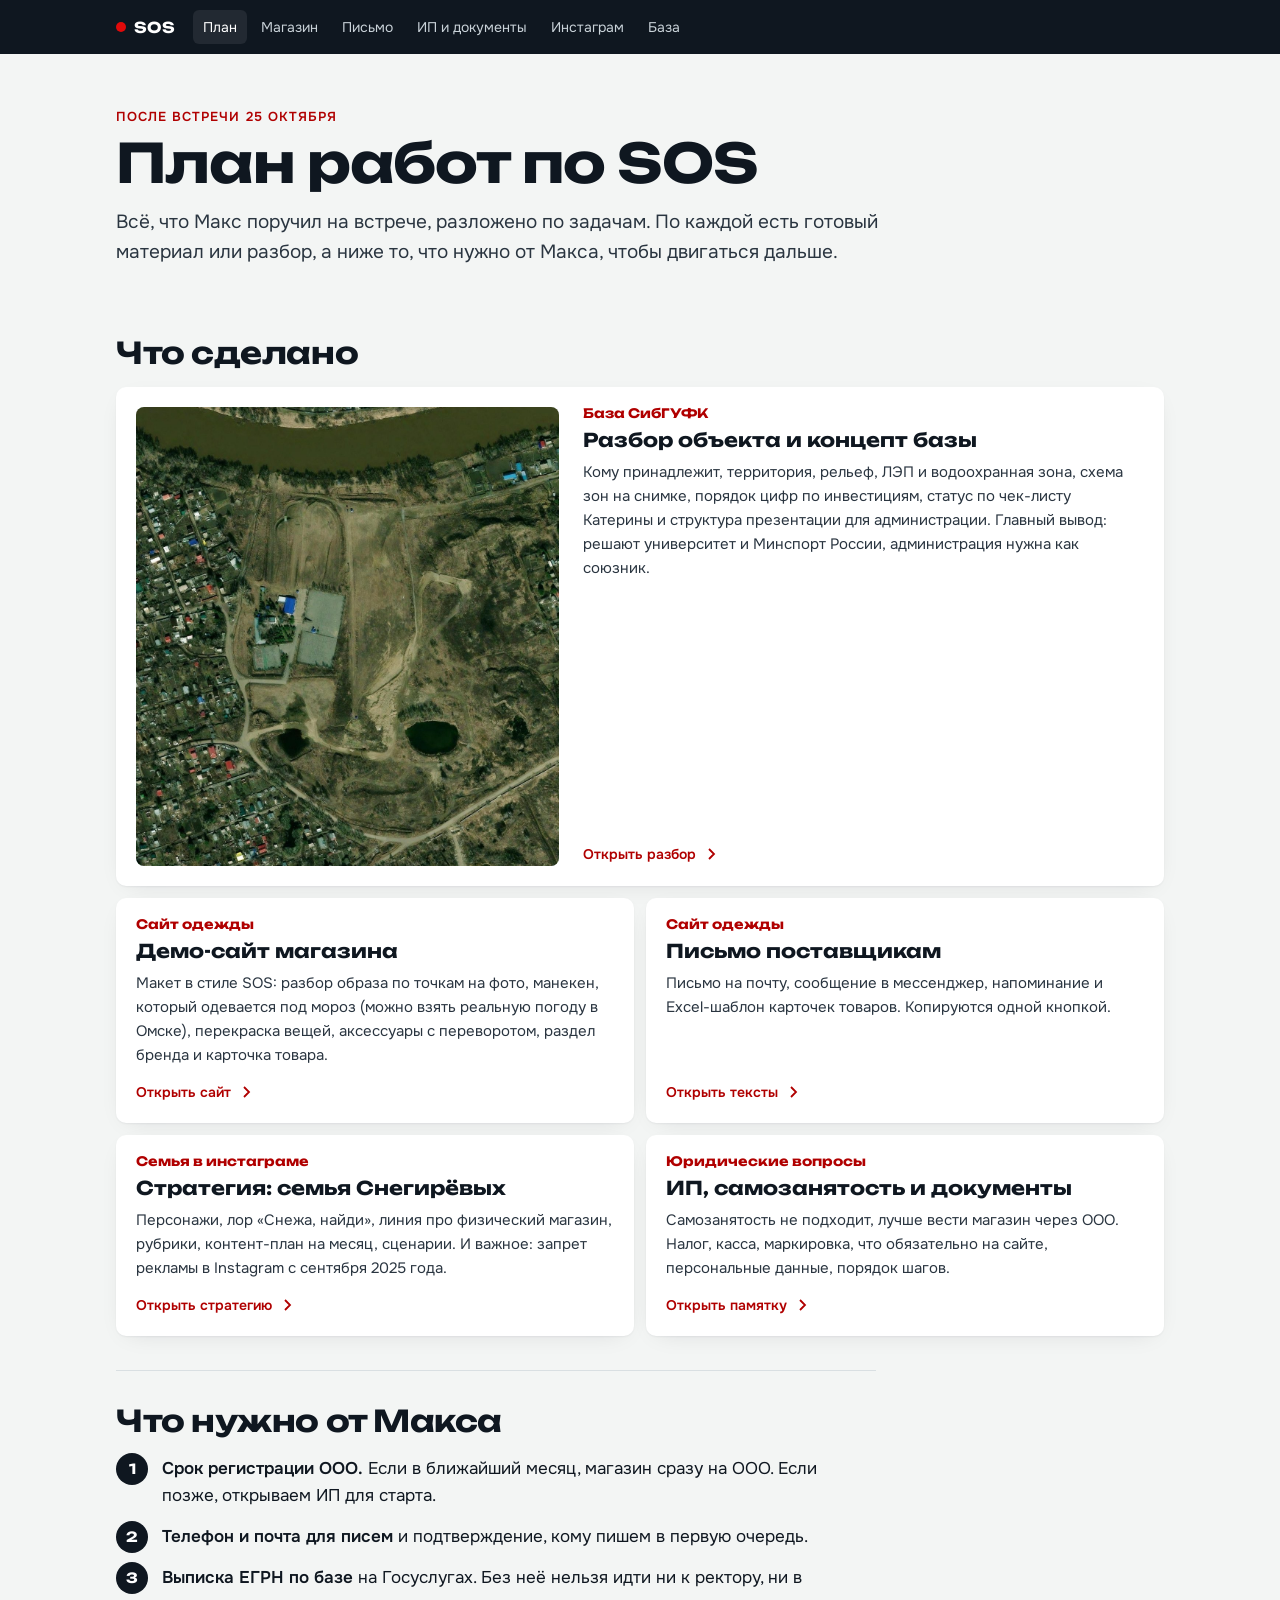
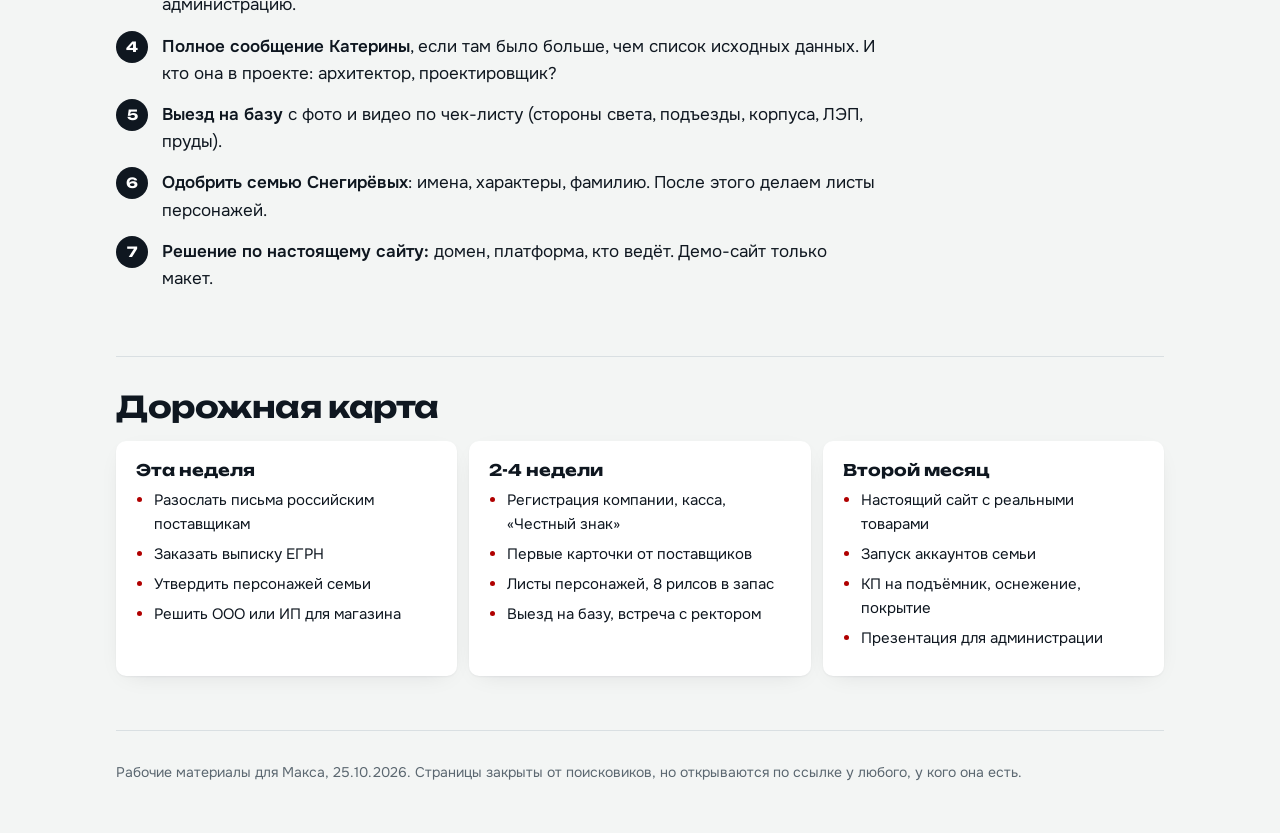
<file: index.html>
<!doctype html>
<html lang="ru">
<head>
<meta charset="utf-8">
<meta name="viewport" content="width=device-width,initial-scale=1">
<title>SOS: план работ</title>
<meta name="robots" content="noindex">
<link rel="preconnect" href="https://fonts.googleapis.com">
<link rel="preconnect" href="https://fonts.gstatic.com" crossorigin>
<link href="https://fonts.googleapis.com/css2?family=Onest:wght@400;500;600&family=Unbounded:wght@600;700&display=swap" rel="stylesheet">
<link rel="stylesheet" href="assets/doc.css">
<style>
.tasks{display:grid;gap:12px}
@media(min-width:760px){.tasks{grid-template-columns:1fr 1fr}}
.task{display:flex;flex-direction:column;background:var(--paper);border-radius:var(--radius);padding:20px;text-decoration:none;color:var(--ink);box-shadow:0 1px 2px #0f17200d,0 6px 24px -12px #0f172026;transition:transform .2s ease,box-shadow .2s ease}
.task:hover{transform:translateY(-2px);box-shadow:0 2px 4px #0f172014,0 14px 30px -14px #0f172040;color:var(--ink)}
.task .num{font:700 13px/1 var(--head);color:var(--signal-ink);margin:0 0 10px}
.task h3{font:700 19px/1.15 var(--head);margin:0 0 8px}
.task p{font-size:15px;color:var(--ink-2);margin:0 0 14px}
.task .go{margin-top:auto;display:flex;align-items:center;gap:8px;font-weight:600;font-size:14px;color:var(--signal-ink)}
.task .go svg{width:14px;height:14px}
.task.big{grid-column:1/-1}
@media(min-width:760px){.task.big{flex-direction:row;gap:24px;align-items:stretch}.task.big .im{flex:0 0 42%}.task.big .bd{display:flex;flex-direction:column}}
.task .im{border-radius:8px;overflow:hidden;margin:0 0 14px;aspect-ratio:16/10;background:var(--ice)}
@media(min-width:760px){.task.big .im{margin:0;aspect-ratio:auto}}
.task .im img{width:100%;height:100%;object-fit:cover}
.road{display:grid;gap:12px}
@media(min-width:760px){.road{grid-template-columns:repeat(3,1fr)}}
.road .card h3{font:700 16px/1.2 var(--head)}
.road ul{padding-left:18px;margin:0}
.road li{font-size:15px}
</style>
</head>
<body>
<div class="top"><div class="in">
  <a class="logo" href="index.html"><i></i>SOS</a>
  <nav>
    <a href="index.html" aria-current="page">План</a>
    <a href="shop/">Магазин</a>
    <a href="pismo.html">Письмо</a>
    <a href="yur.html">ИП и документы</a>
    <a href="smm.html">Инстаграм</a>
    <a href="baza.html">База</a>
  </nav>
</div></div>

<main class="wrap">
<header class="hero">
  <p class="kicker">После встречи 25 октября</p>
  <h1>План работ по SOS</h1>
  <p class="lead">Всё, что Макс поручил на встрече, разложено по задачам. По каждой есть готовый материал или разбор, а ниже то, что нужно от Макса, чтобы двигаться дальше.</p>
</header>

<section>
  <h2>Что сделано</h2>
  <div class="tasks">
    <a class="task big" href="baza.html">
      <div class="im"><img src="img/sat_close.jpg" alt="Спутниковый снимок базы СибГУФК" style="object-position:50% 45%"></div>
      <div class="bd">
        <p class="num">База СибГУФК</p>
        <h3>Разбор объекта и концепт базы</h3>
        <p>Кому принадлежит, территория, рельеф, ЛЭП и водоохранная зона, схема зон на снимке, порядок цифр по инвестициям, статус по чек-листу Катерины и структура презентации для администрации. Главный вывод: решают университет и Минспорт России, администрация нужна как союзник.</p>
        <span class="go">Открыть разбор <svg viewBox="0 0 14 14" fill="none" stroke="currentColor" stroke-width="1.8"><path d="M5 2l5 5-5 5"/></svg></span>
      </div>
    </a>
    <a class="task" href="shop/">
      <p class="num">Сайт одежды</p>
      <h3>Демо-сайт магазина</h3>
      <p>Макет в стиле SOS: разбор образа по точкам на фото, манекен, который одевается под мороз (можно взять реальную погоду в Омске), перекраска вещей, аксессуары с переворотом, раздел бренда и карточка товара.</p>
      <span class="go">Открыть сайт <svg viewBox="0 0 14 14" fill="none" stroke="currentColor" stroke-width="1.8"><path d="M5 2l5 5-5 5"/></svg></span>
    </a>
    <a class="task" href="pismo.html">
      <p class="num">Сайт одежды</p>
      <h3>Письмо поставщикам</h3>
      <p>Письмо на почту, сообщение в мессенджер, напоминание и Excel-шаблон карточек товаров. Копируются одной кнопкой.</p>
      <span class="go">Открыть тексты <svg viewBox="0 0 14 14" fill="none" stroke="currentColor" stroke-width="1.8"><path d="M5 2l5 5-5 5"/></svg></span>
    </a>
    <a class="task" href="smm.html">
      <p class="num">Семья в инстаграме</p>
      <h3>Стратегия: семья Снегирёвых</h3>
      <p>Персонажи, лор «Снежа, найди», линия про физический магазин, рубрики, контент-план на месяц, сценарии. И важное: запрет рекламы в Instagram с сентября 2025 года.</p>
      <span class="go">Открыть стратегию <svg viewBox="0 0 14 14" fill="none" stroke="currentColor" stroke-width="1.8"><path d="M5 2l5 5-5 5"/></svg></span>
    </a>
    <a class="task" href="yur.html">
      <p class="num">Юридические вопросы</p>
      <h3>ИП, самозанятость и документы</h3>
      <p>Самозанятость не подходит, лучше вести магазин через ООО. Налог, касса, маркировка, что обязательно на сайте, персональные данные, порядок шагов.</p>
      <span class="go">Открыть памятку <svg viewBox="0 0 14 14" fill="none" stroke="currentColor" stroke-width="1.8"><path d="M5 2l5 5-5 5"/></svg></span>
    </a>
  </div>
</section>

<section class="narrow">
  <h2>Что нужно от Макса</h2>
  <ol class="steps">
    <li><strong>Срок регистрации ООО.</strong> Если в ближайший месяц, магазин сразу на ООО. Если позже, открываем ИП для старта.</li>
    <li><strong>Телефон и почта для писем</strong> и подтверждение, кому пишем в первую очередь.</li>
    <li><strong>Выписка ЕГРН по базе</strong> на Госуслугах. Без неё нельзя идти ни к ректору, ни в администрацию.</li>
    <li><strong>Полное сообщение Катерины</strong>, если там было больше, чем список исходных данных. И кто она в проекте: архитектор, проектировщик?</li>
    <li><strong>Выезд на базу</strong> с фото и видео по чек-листу (стороны света, подъезды, корпуса, ЛЭП, пруды).</li>
    <li><strong>Одобрить семью Снегирёвых</strong>: имена, характеры, фамилию. После этого делаем листы персонажей.</li>
    <li><strong>Решение по настоящему сайту:</strong> домен, платформа, кто ведёт. Демо-сайт только макет.</li>
  </ol>
</section>

<section>
  <h2>Дорожная карта</h2>
  <div class="road">
    <div class="card">
      <h3>Эта неделя</h3>
      <ul>
        <li>Разослать письма российским поставщикам</li>
        <li>Заказать выписку ЕГРН</li>
        <li>Утвердить персонажей семьи</li>
        <li>Решить ООО или ИП для магазина</li>
      </ul>
    </div>
    <div class="card">
      <h3>2-4 недели</h3>
      <ul>
        <li>Регистрация компании, касса, «Честный знак»</li>
        <li>Первые карточки от поставщиков</li>
        <li>Листы персонажей, 8 рилсов в запас</li>
        <li>Выезд на базу, встреча с ректором</li>
      </ul>
    </div>
    <div class="card">
      <h3>Второй месяц</h3>
      <ul>
        <li>Настоящий сайт с реальными товарами</li>
        <li>Запуск аккаунтов семьи</li>
        <li>КП на подъёмник, оснежение, покрытие</li>
        <li>Презентация для администрации</li>
      </ul>
    </div>
  </div>
</section>

<footer class="foot">Рабочие материалы для Макса, 25.10.2026. Страницы закрыты от поисковиков, но открываются по ссылке у любого, у кого она есть.</footer>
</main>
</body>
</html>
</file>
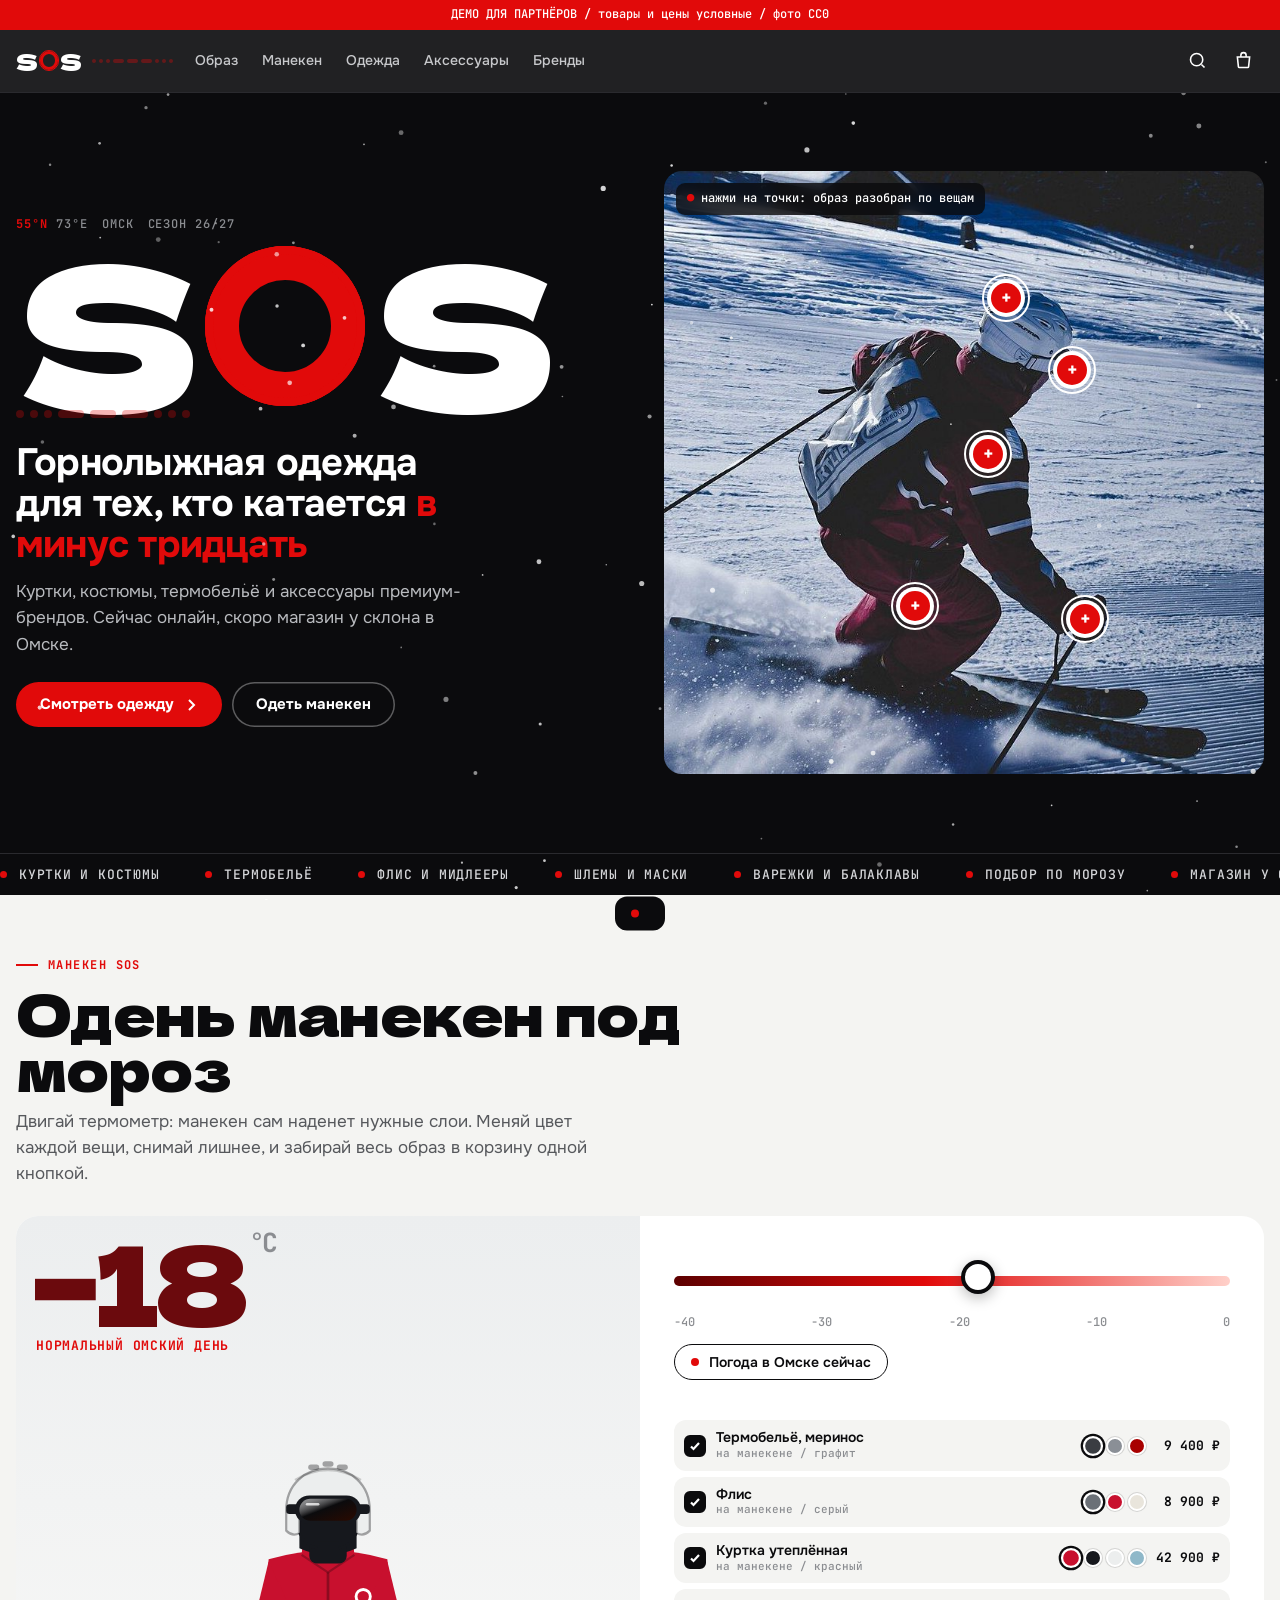
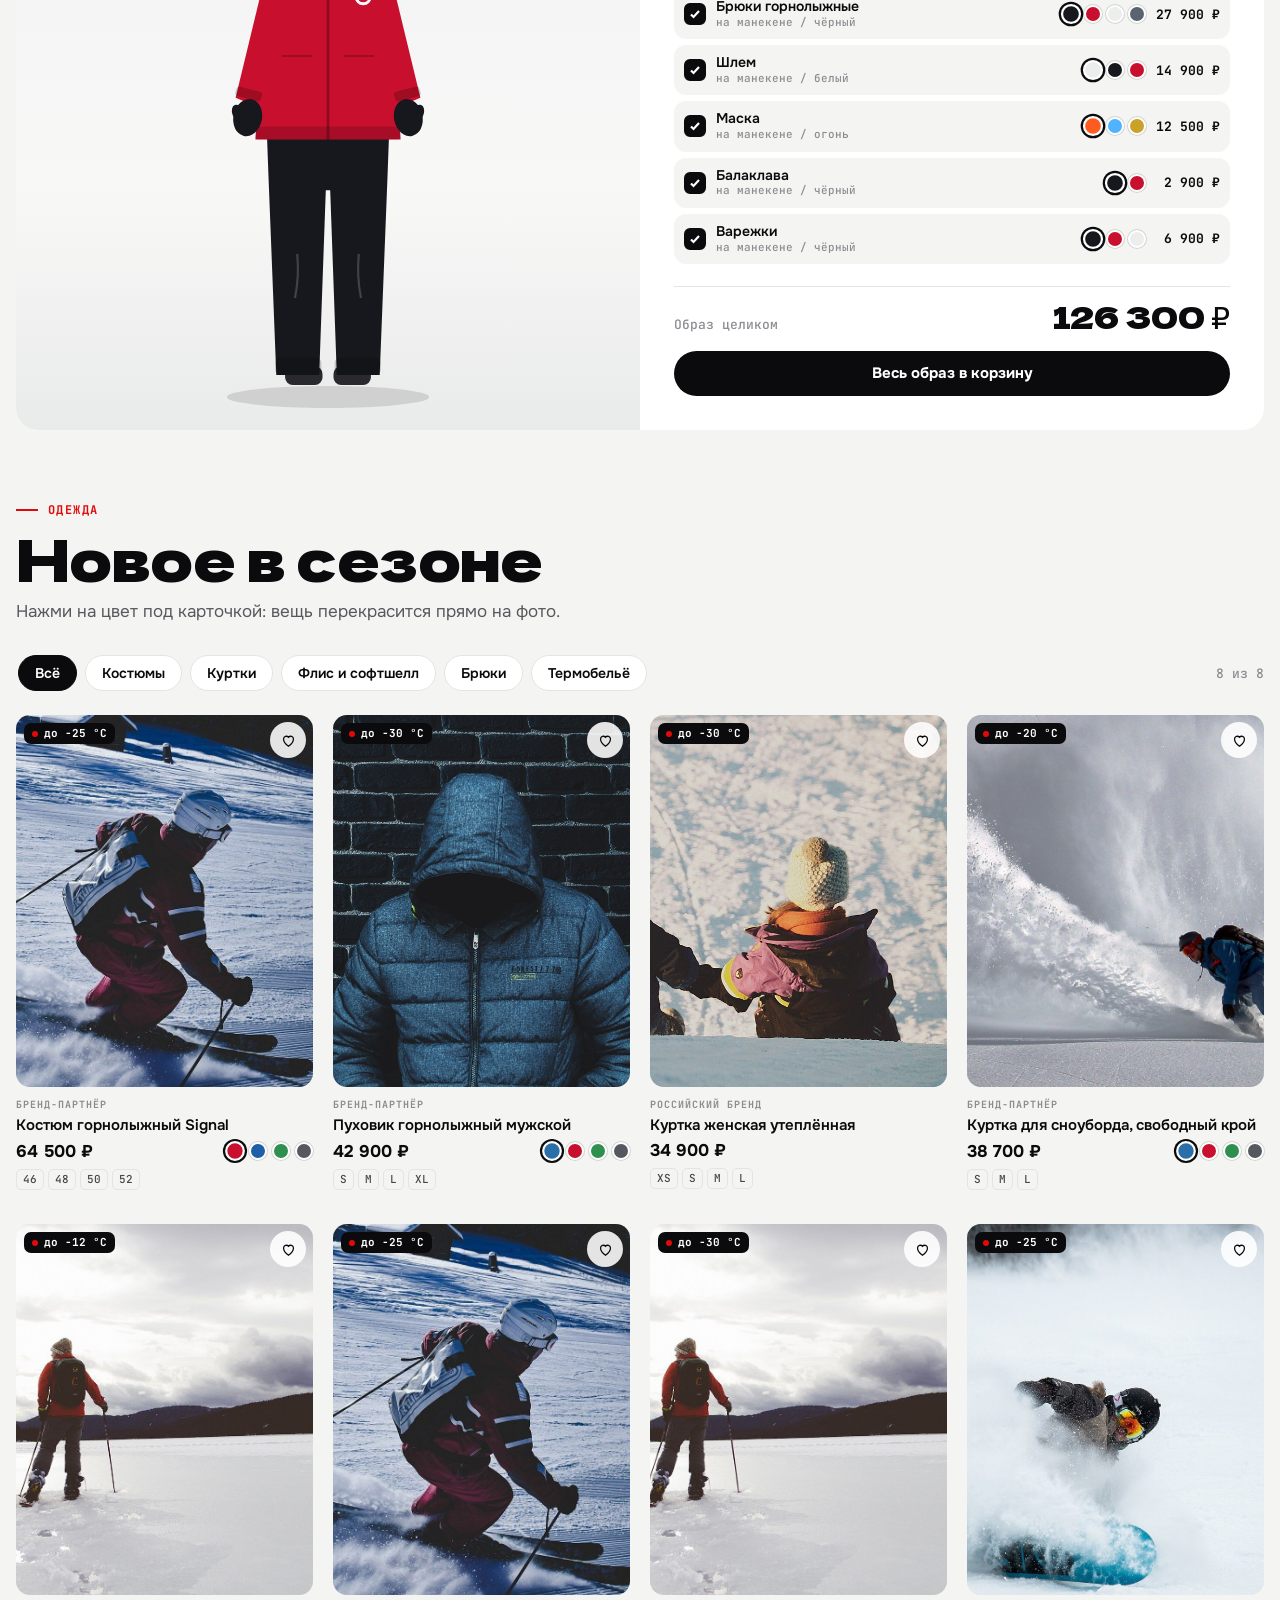
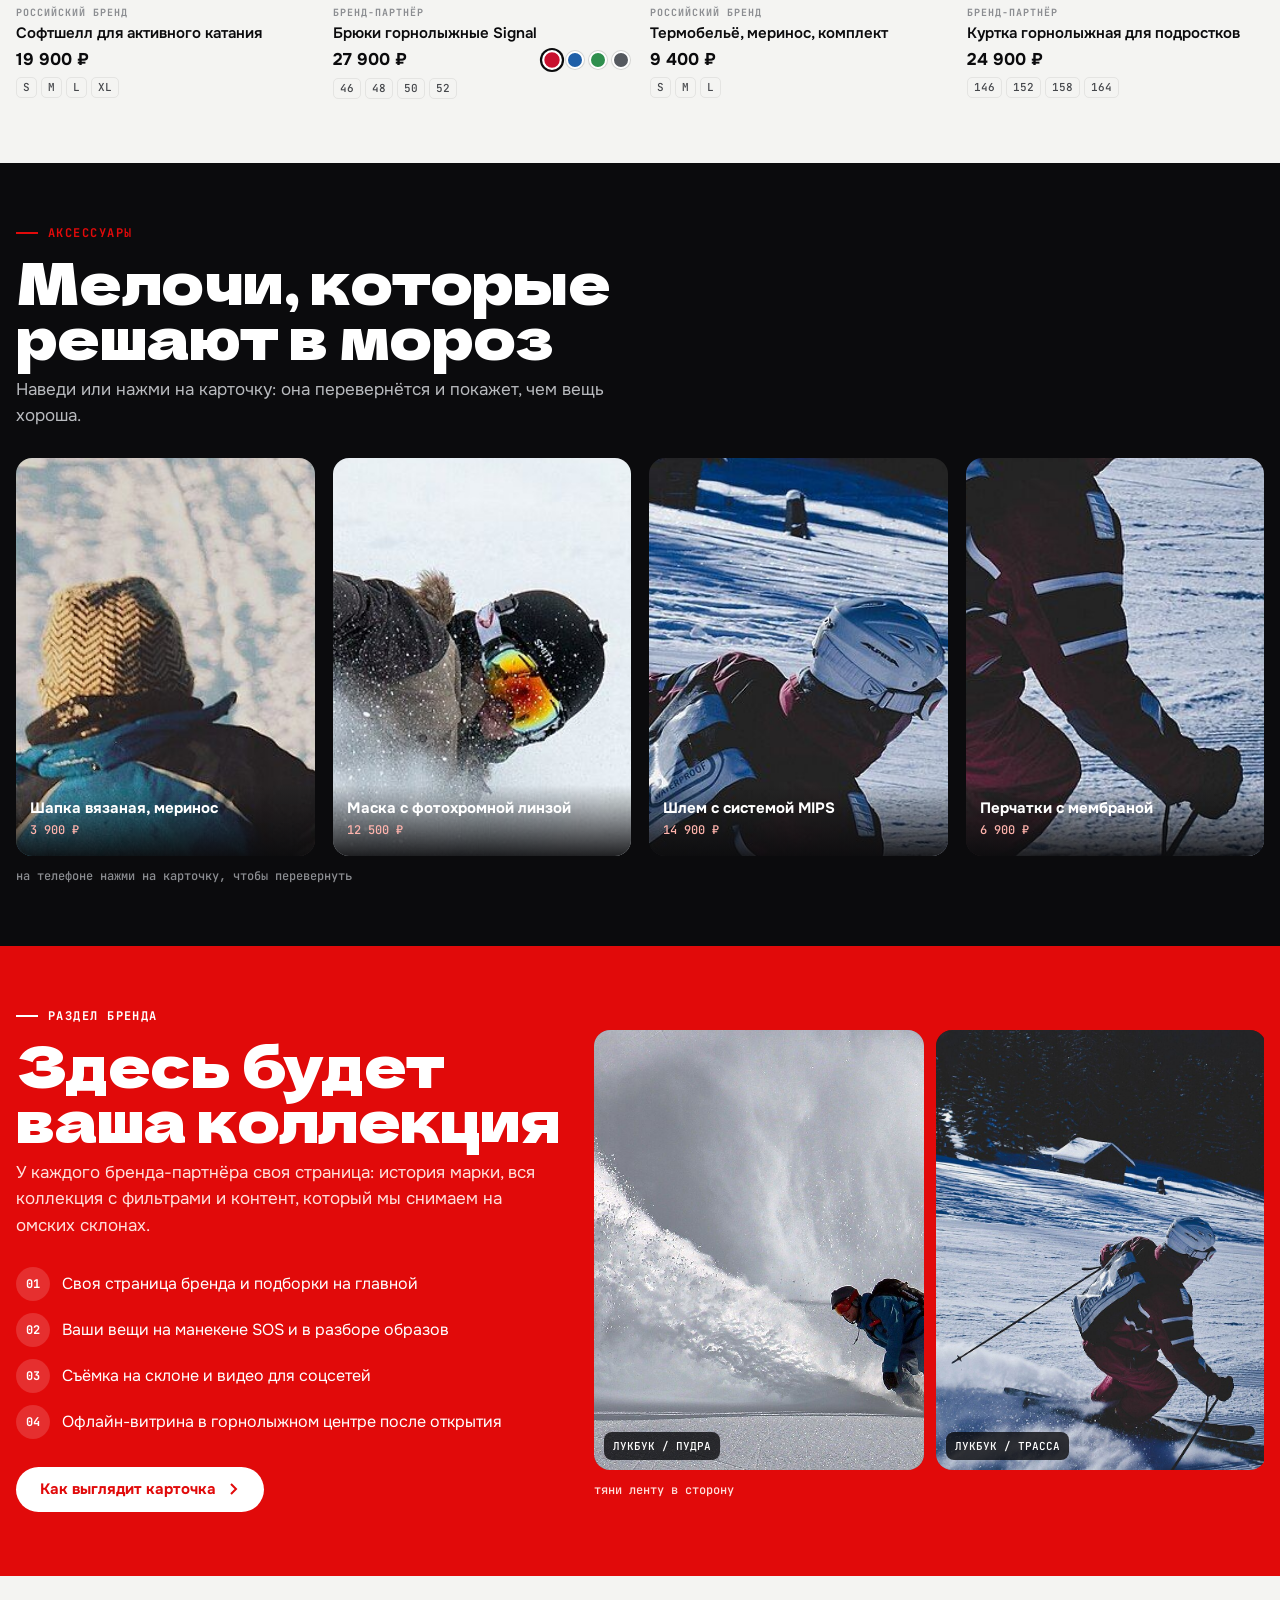
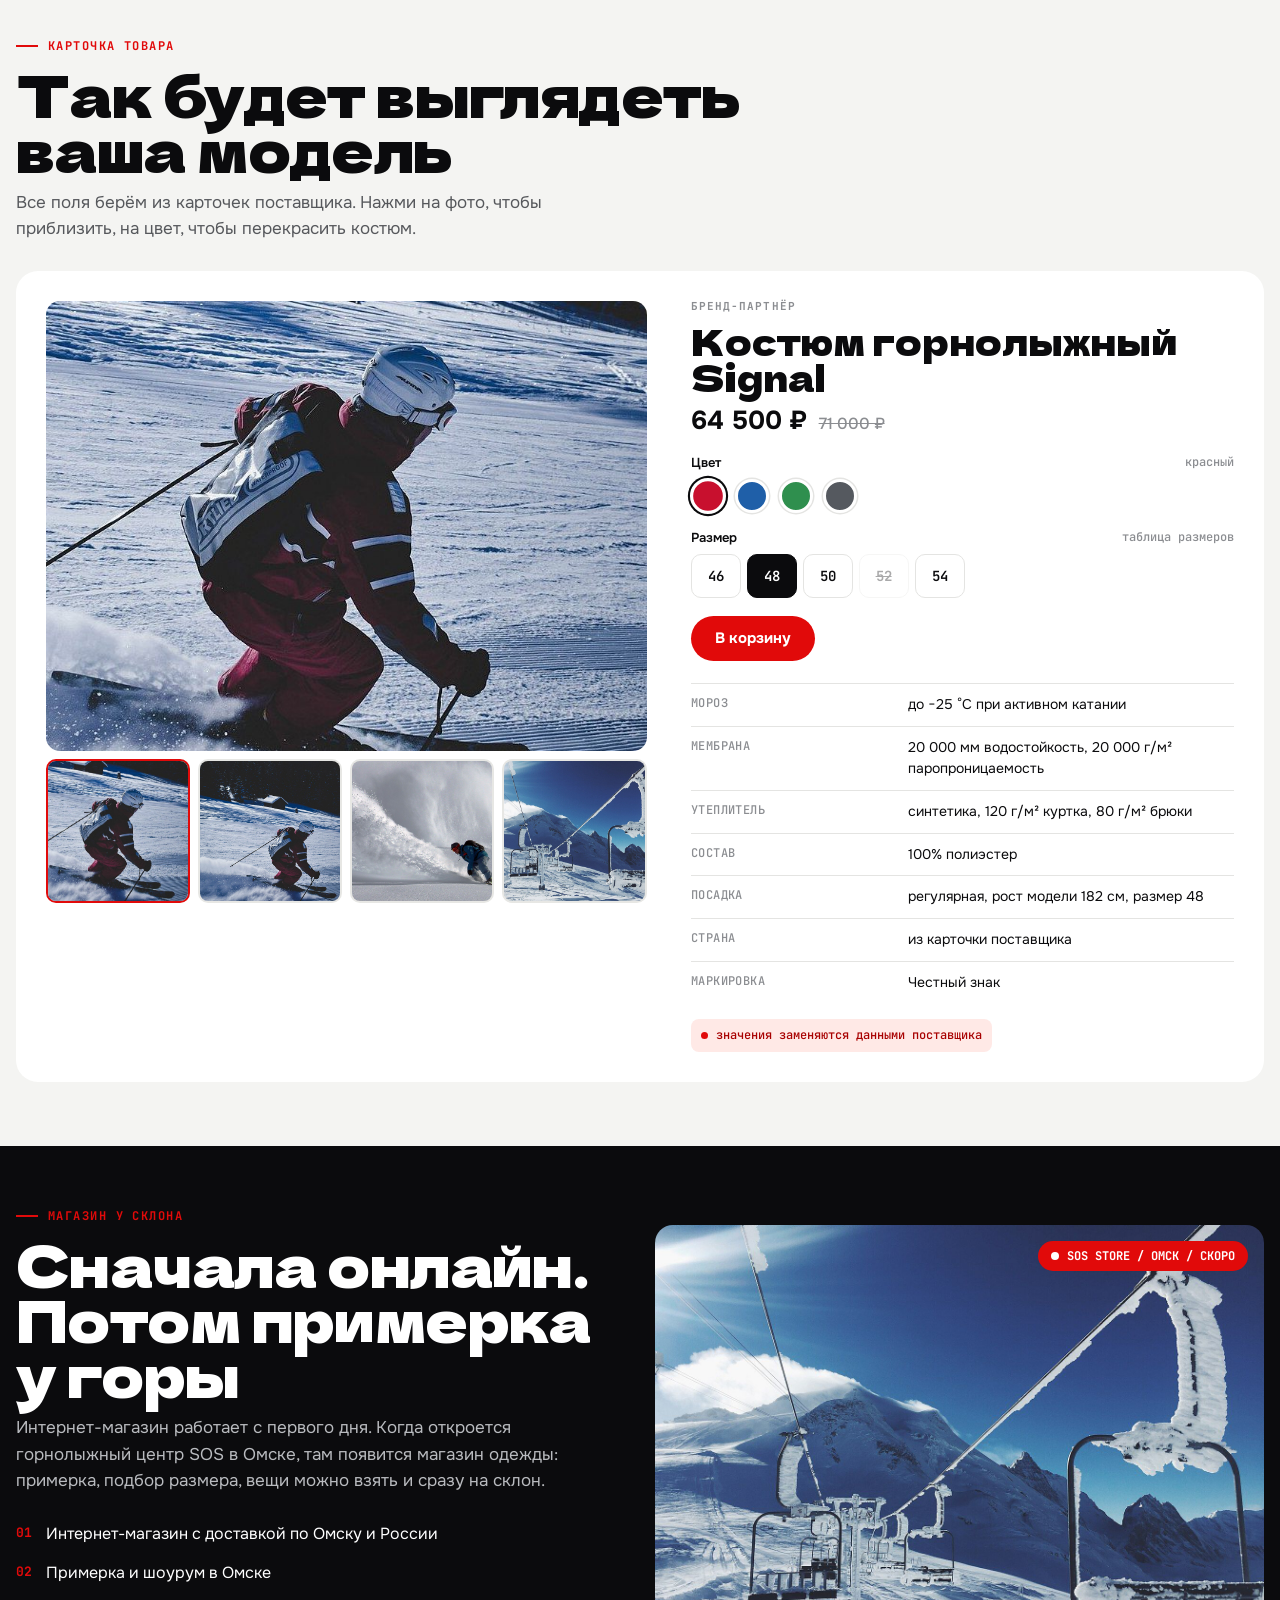
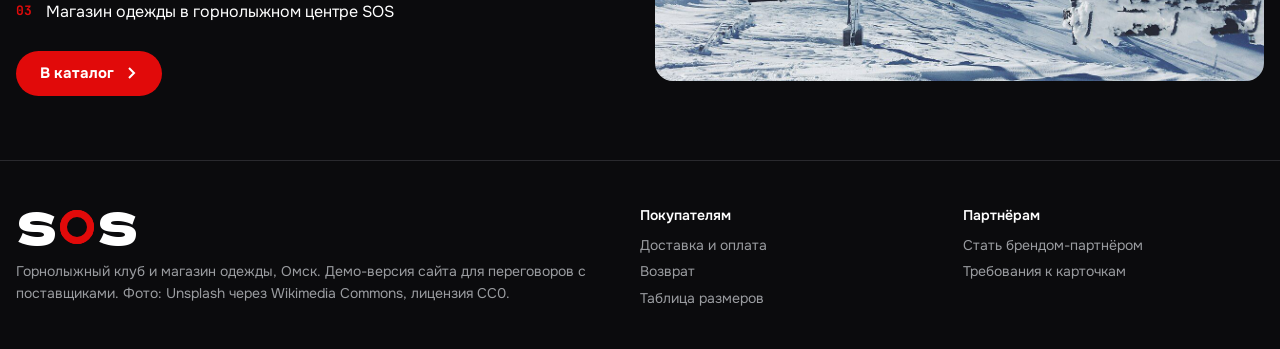
<file: shop/index.html>
<!doctype html>
<html lang="ru">
<head>
<meta charset="utf-8">
<meta name="viewport" content="width=device-width,initial-scale=1">
<title>SOS: горнолыжная одежда, Омск</title>
<meta name="description" content="Демо-версия интернет-магазина горнолыжной одежды и аксессуаров SOS, Омск.">
<meta name="robots" content="noindex">
<meta name="theme-color" content="#0b0b0d">
<link rel="preconnect" href="https://fonts.googleapis.com">
<link rel="preconnect" href="https://fonts.gstatic.com" crossorigin>
<link href="https://fonts.googleapis.com/css2?family=Dela+Gothic+One&family=JetBrains+Mono:wght@500;700&family=Onest:wght@400;500;600;700&display=swap" rel="stylesheet">
<style>
:root{
  --red:#e10a0a;--red2:#a80000;--glow:#ff2a1a;
  --blk:#0b0b0d;--gry:#8b8d91;--line:#e4e4e2;--line-d:#2a2a2e;
  --snow:#f4f4f2;--wh:#fff;
  --disp:"Dela Gothic One",system-ui,sans-serif;
  --body:"Onest",system-ui,sans-serif;
  --mono:"JetBrains Mono",ui-monospace,monospace;
  --ease:cubic-bezier(.2,.8,.2,1);
}
*{box-sizing:border-box}
html{-webkit-text-size-adjust:100%;scroll-behavior:smooth}
body{margin:0;background:var(--snow);color:var(--blk);font:400 16px/1.55 var(--body);overflow-x:hidden}
img{display:block;max-width:100%}
a{color:inherit;text-decoration:none}
button{font:inherit;color:inherit;cursor:pointer}
.w{max-width:1280px;margin:0 auto;padding:0 16px}
::selection{background:var(--red);color:#fff}
#snow{position:fixed;inset:0;pointer-events:none;z-index:5}

.demo{background:var(--red);color:#fff;font:500 12px/1.3 var(--mono);text-align:center;padding:7px 16px;position:relative;z-index:6}

.hd{position:sticky;top:0;z-index:40;background:#0b0b0de6;backdrop-filter:blur(10px);color:#fff;border-bottom:1px solid var(--line-d)}
.hd .w{display:flex;align-items:center;gap:22px;height:62px}
.logo{display:flex;align-items:center;gap:10px}
.mark{display:inline-flex;align-items:center;font:400 24px/1 var(--disp)}
.mark .o{position:relative;width:.78em;height:.78em;margin:0 .07em;border-radius:50%;border:.16em solid var(--red);display:inline-block}
.mark .o::after{content:"";position:absolute;inset:-.16em;border-radius:50%;border:.08em solid var(--red);animation:ping 2.4s var(--ease) infinite}
.morse{display:flex;gap:3px;align-items:center}
.morse i{display:block;height:4px;width:4px;border-radius:2px;background:var(--red);opacity:.35}
.morse i.d{width:11px}
.morse i.on{opacity:1;box-shadow:0 0 8px var(--glow)}
.hd nav{display:none;gap:24px;font-size:14px;font-weight:500;color:#c8c9cc}
.hd nav a{position:relative;padding:4px 0}
.hd nav a::after{content:"";position:absolute;left:0;right:0;bottom:-2px;height:2px;background:var(--red);transform:scaleX(0);transform-origin:left;transition:transform .3s var(--ease)}
.hd nav a:hover{color:#fff}.hd nav a:hover::after{transform:scaleX(1)}
.hd .ic{margin-left:auto;display:flex;gap:4px}
.hd .ic button{width:42px;height:42px;border:0;background:none;border-radius:10px;display:grid;place-items:center;position:relative;color:#fff}
.hd .ic button:hover{background:#ffffff14}
.hd .ic svg{width:21px;height:21px}
.cnt{position:absolute;top:4px;right:3px;min-width:17px;height:17px;border-radius:9px;background:var(--red);color:#fff;font:700 10px/17px var(--mono);padding:0 4px;transform:scale(0);transition:transform .3s var(--ease)}
.cnt.show{transform:scale(1)}
.cnt.bump{animation:bump .4s var(--ease)}
@media(min-width:960px){.hd nav{display:flex}}

/* hero: образ с точками */
.hero{background:var(--blk);color:#fff;position:relative;overflow:hidden}
.hero .w{display:grid;gap:26px;padding-top:30px;padding-bottom:34px;align-items:center}
@media(min-width:960px){.hero .w{grid-template-columns:1fr 1fr;gap:48px;min-height:min(calc(100svh - 92px),760px);padding-top:20px;padding-bottom:20px}}
.coords{font:500 12px/1 var(--mono);color:var(--gry);letter-spacing:.08em;margin:0 0 16px;display:flex;gap:14px;flex-wrap:wrap}
.coords b{color:var(--red)}
.big{font:400 clamp(80px,17vw,200px)/.8 var(--disp);letter-spacing:-.02em;margin:0 0 4px;display:flex;align-items:center;user-select:none}
.big .o{position:relative;width:.8em;height:.8em;margin:0 .04em;border-radius:50%;border:.17em solid var(--red);cursor:pointer;flex:none;transition:box-shadow .15s,background .1s}
.big .o::before,.big .o::after{content:"";position:absolute;inset:-.17em;border-radius:50%;border:.04em solid var(--red);animation:ping 2.4s var(--ease) infinite}
.big .o::after{animation-delay:1.2s}
.big .o.flash{box-shadow:0 0 60px 10px var(--glow);background:#e10a0a55}
.mline{display:flex;gap:6px;align-items:center;margin:4px 0 24px}
.mline i{height:8px;width:8px;border-radius:4px;background:var(--red);opacity:.3;transition:opacity .1s,box-shadow .1s}
.mline i.d{width:26px}
.mline i.on{opacity:1;box-shadow:0 0 14px var(--glow)}
.hero h1{font:700 clamp(24px,3.2vw,38px)/1.08 var(--body);letter-spacing:-.02em;margin:0 0 14px;max-width:19ch}
.hero h1 em{font-style:normal;color:var(--red)}
.hero .lead{color:#b9bbbf;max-width:42ch;margin:0 0 24px;font-size:17px}
.cta{display:flex;gap:10px;flex-wrap:wrap}
.btn{position:relative;display:inline-flex;align-items:center;justify-content:center;gap:10px;border:0;border-radius:999px;padding:15px 24px;font:700 15px/1 var(--body);background:var(--red);color:#fff;overflow:hidden;isolation:isolate}
.btn::before{content:"";position:absolute;inset:0;background:#fff;transform:translateY(101%);transition:transform .35s var(--ease);z-index:-1}
.btn:hover::before{transform:translateY(0)}
.btn:hover{color:var(--red)}
.btn svg{width:14px;height:14px;transition:transform .3s var(--ease)}
.btn:hover svg{transform:translateX(3px)}
.btn.ghost{background:transparent;color:#fff;box-shadow:inset 0 0 0 1.5px #ffffff55}
.btn.ghost:hover{color:var(--blk)}
.btn.dark{background:var(--blk)}
.btn.dark::before{background:var(--red)}
.btn.dark:hover{color:#fff}

.look{position:relative;aspect-ratio:794/798;border-radius:18px;overflow:visible}
.look .ph{position:absolute;inset:0;border-radius:18px;overflow:hidden}
.look img{width:100%;height:100%;object-fit:cover;transform:scale(1.04);transition:transform 1.2s var(--ease)}
.look.ready img{transform:none}
.look .cap{position:absolute;left:12px;top:12px;background:#0b0b0dcc;backdrop-filter:blur(6px);border-radius:9px;padding:8px 11px;font:500 12px/1.3 var(--mono);z-index:3}
.look .cap b{color:var(--red)}
.hs{position:absolute;width:30px;height:30px;margin:-15px 0 0 -15px;border-radius:50%;border:0;background:var(--red);box-shadow:0 0 0 4px #ffffff;z-index:4;padding:0;transform:scale(0);transition:transform .45s var(--ease)}
.look.ready .hs{transform:scale(1)}
.hs::before{content:"";position:absolute;inset:-9px;border-radius:50%;border:2px solid #fff;animation:ping 2s var(--ease) infinite}
.hs::after{content:"+";position:absolute;inset:0;display:grid;place-items:center;color:#fff;font:700 18px/1 var(--body);transition:transform .3s var(--ease)}
.hs.on::after{transform:rotate(45deg)}
.hs.on{background:var(--blk)}
.pop{position:absolute;z-index:6;width:min(250px,70vw);background:#fff;color:var(--blk);border-radius:14px;padding:12px;box-shadow:0 18px 50px -10px #000a;display:grid;grid-template-columns:64px 1fr;gap:12px;opacity:0;transform:translateY(8px) scale(.96);pointer-events:none;transition:opacity .25s,transform .3s var(--ease)}
.pop.on{opacity:1;transform:none;pointer-events:auto}
.pop .pi{width:64px;height:76px;border-radius:9px;overflow:hidden;background:#eee}
.pop .pi img{width:100%;height:100%;object-fit:cover}
.pop small{display:block;font:700 10px/1 var(--mono);letter-spacing:.08em;color:var(--red);text-transform:uppercase;margin-bottom:5px}
.pop b{display:block;font:600 14px/1.25 var(--body);margin-bottom:6px}
.pop .pp{font:700 15px/1 var(--body);margin-bottom:9px}
.pop button{border:0;background:var(--blk);color:#fff;border-radius:8px;padding:8px 10px;font:700 12px/1 var(--body);width:100%}
.pop button:hover{background:var(--red)}
.ticker{border-top:1px solid var(--line-d);background:var(--blk);color:#fff;overflow:hidden}
.ticker .row{display:flex;gap:46px;white-space:nowrap;padding:14px 0;font:500 13px/1 var(--mono);letter-spacing:.06em;animation:tick 40s linear infinite;width:max-content}
.ticker .row span{display:inline-flex;align-items:center;gap:12px;color:#d6d7da}
.ticker .row span::before{content:"";width:7px;height:7px;border-radius:50%;background:var(--red)}

.sec{padding:64px 0;position:relative}
.kick{font:700 12px/1 var(--mono);letter-spacing:.12em;text-transform:uppercase;color:var(--red);margin:0 0 14px;display:flex;align-items:center;gap:10px}
.kick::before{content:"";width:22px;height:2px;background:var(--red)}
.h2{font:400 clamp(30px,5vw,58px)/.95 var(--disp);letter-spacing:-.01em;margin:0 0 14px;max-width:16ch}
.sub{color:#56585c;max-width:56ch;margin:0 0 28px;font-size:17px}

/* манекен */
.man{background:var(--wh);border-radius:22px;display:grid;overflow:hidden}
@media(min-width:960px){.man{grid-template-columns:1fr 1fr}}
.stage{position:relative;background:linear-gradient(#eceeef,#f8f8f7 70%,#e9eaea);min-height:440px;display:flex;align-items:flex-end;justify-content:center;padding:20px 10px 0;overflow:hidden;transition:background .6s}
.stage.cold{background:linear-gradient(#dfe9ef,#f3f7f9 70%,#dde6eb)}
.stage .tv{position:absolute;left:18px;top:14px;font:400 clamp(64px,10vw,110px)/.9 var(--disp);letter-spacing:-.03em;transition:color .4s}
.stage .tv small{font:700 .24em/1 var(--mono);color:var(--gry);vertical-align:top;margin-left:2px}
.stage .tn{position:absolute;left:20px;top:clamp(80px,12vw,122px);font:700 13px/1.2 var(--mono);text-transform:uppercase;letter-spacing:.06em;color:var(--red)}
.stage svg{width:min(330px,82%);height:auto;position:relative;z-index:1}
@media(max-width:959px){.stage{flex-direction:column;align-items:flex-start;padding:16px 18px 0;min-height:0}.stage .tv,.stage .tn{position:static}.stage .tn{margin:8px 0 6px}.stage svg{align-self:center;width:min(300px,78%)}}
.lay{transition:opacity .5s var(--ease),transform .55s var(--ease);transform-box:fill-box;transform-origin:50% 0}
.lay.off{opacity:0;transform:translateY(-18px) scale(1.04)}
.lay [fill="currentColor"],.lay [data-c]{transition:fill .45s}
.frost circle{animation:tw 1.6s ease-in-out infinite;transform-box:fill-box;transform-origin:center}
.frost circle:nth-child(2n){animation-delay:.5s}.frost circle:nth-child(3n){animation-delay:1s}
.frost{transition:opacity .5s}
.breath circle{animation:breath 2.4s ease-out infinite;opacity:0}
.breath circle:nth-child(2){animation-delay:.8s}.breath circle:nth-child(3){animation-delay:1.6s}
.ctrl{padding:22px;display:flex;flex-direction:column;gap:6px}
@media(min-width:960px){.ctrl{padding:34px}}
.slider{position:relative;margin:4px 0 2px}
.slider input{width:100%;appearance:none;-webkit-appearance:none;height:46px;background:transparent;margin:0;position:relative;z-index:2}
.slider .track{position:absolute;left:0;right:0;top:50%;height:10px;border-radius:5px;transform:translateY(-50%);background:linear-gradient(90deg,#5c0000,#e10a0a 45%,#ffd0c9)}
.slider input::-webkit-slider-thumb{-webkit-appearance:none;width:34px;height:34px;border-radius:50%;background:#fff;border:4px solid var(--blk);box-shadow:0 4px 14px #0004;cursor:grab}
.slider input::-moz-range-thumb{width:26px;height:26px;border-radius:50%;background:#fff;border:4px solid var(--blk);cursor:grab}
.scale{display:flex;justify-content:space-between;font:500 12px/1 var(--mono);color:var(--gry);margin-bottom:10px}
.live{align-self:flex-start;display:inline-flex;align-items:center;gap:10px;border:1.5px solid var(--blk);background:transparent;border-radius:999px;padding:10px 16px;font:600 14px/1 var(--body);transition:background .2s,color .2s}
.live:hover{background:var(--blk);color:#fff}
.live .dot{width:8px;height:8px;border-radius:50%;background:var(--red);animation:blink 1.2s steps(2) infinite}
.live-msg{font:500 12px/1.4 var(--mono);color:var(--gry);min-height:1.4em;margin:2px 0 10px}
.items-m{display:grid;gap:6px;margin:0 0 16px}
.it{display:grid;grid-template-columns:22px 1fr auto;gap:10px;align-items:center;padding:9px 10px;border-radius:12px;background:var(--snow);transition:opacity .35s,background .3s}
.it.off{opacity:.45;background:transparent;box-shadow:inset 0 0 0 1px var(--line)}
.it .tg{width:22px;height:22px;border-radius:6px;border:2px solid var(--blk);display:grid;place-items:center;background:#fff;padding:0}
.it .tg svg{width:12px;height:12px;opacity:0;transition:opacity .2s}
.it:not(.off) .tg{background:var(--blk)}
.it:not(.off) .tg svg{opacity:1}
.it .nm{font:600 14px/1.2 var(--body)}
.it .nm span{display:block;font:500 11px/1.4 var(--mono);color:var(--gry)}
.it .rt{display:flex;align-items:center;gap:8px}
.it .cs{display:flex;gap:4px}
.it .cs button{width:18px;height:18px;border-radius:50%;border:2px solid #fff;box-shadow:0 0 0 1px #0002;padding:0;transition:transform .2s,box-shadow .2s}
.it .cs button.on{box-shadow:0 0 0 2px var(--blk);transform:scale(1.12)}
.it .pr{font:700 13px/1 var(--mono);min-width:66px;text-align:right}
.sum{display:flex;justify-content:space-between;align-items:baseline;border-top:1px solid var(--line);padding-top:14px;margin-bottom:14px}
.sum span{font:500 13px/1 var(--mono);color:var(--gry)}
.sum b{font:400 30px/1 var(--disp)}

/* каталог */
.bar{display:flex;gap:10px;align-items:center;justify-content:space-between;flex-wrap:wrap;margin:0 0 22px}
.chips{display:flex;gap:8px;overflow-x:auto;scrollbar-width:none;padding:2px;max-width:100%}
.chips::-webkit-scrollbar{display:none}
.chips button{flex:none;border:1.5px solid var(--line);background:var(--wh);border-radius:999px;padding:10px 16px;font:600 14px/1 var(--body);transition:all .25s var(--ease)}
.chips button:hover{border-color:var(--blk)}
.chips button.on{background:var(--blk);border-color:var(--blk);color:#fff}
.found{font:500 13px/1 var(--mono);color:var(--gry)}
.grid{display:grid;grid-template-columns:repeat(2,1fr);gap:22px 12px}
@media(min-width:960px){.grid{grid-template-columns:repeat(4,1fr);gap:34px 20px}}
.pc{transition:opacity .35s var(--ease),transform .45s var(--ease);min-width:0}
.pc.hide{display:none}
.pc.enter{opacity:0;transform:translateY(16px) scale(.98)}
.pc .ph{position:relative;aspect-ratio:4/5;border-radius:14px;overflow:hidden;background:#e7e7e4;transition:transform .25s ease}
.pc .ph img{width:100%;height:100%;object-fit:cover;transition:transform .7s var(--ease),filter .5s var(--ease)}
.pc:hover .ph img{transform:scale(1.06)}
.tint{position:absolute;inset:0;pointer-events:none;mix-blend-mode:color;opacity:0;transition:opacity .45s var(--ease),background-color .45s,transform .7s var(--ease);-webkit-mask-repeat:no-repeat;mask-repeat:no-repeat;-webkit-mask-size:cover;mask-size:cover}
.pc:hover .tint{transform:scale(1.06)}
.gal .main.zoom .tint{opacity:0!important}
.pc .shine{position:absolute;inset:0;background:radial-gradient(circle at var(--mx,50%) var(--my,50%),#ffffff40,transparent 45%);opacity:0;transition:opacity .3s;pointer-events:none}
.pc:hover .shine{opacity:1}
.badge{position:absolute;left:8px;top:8px;background:var(--blk);color:#fff;border-radius:7px;padding:5px 8px;font:700 11px/1 var(--mono);display:flex;gap:6px;align-items:center}
.badge i{width:6px;height:6px;border-radius:50%;background:var(--red)}
.fav{position:absolute;right:7px;top:7px;width:36px;height:36px;border-radius:50%;border:0;background:#ffffffe0;display:grid;place-items:center;transition:transform .2s}
.fav:active{transform:scale(.8)}
.fav svg{width:17px;height:17px;transition:fill .2s,stroke .2s}
.fav.on svg{fill:var(--red);stroke:var(--red)}
.qadd{position:absolute;left:8px;right:8px;bottom:8px;border:0;border-radius:10px;background:var(--blk);color:#fff;padding:12px;font:700 13px/1 var(--body);transform:translateY(130%);transition:transform .35s var(--ease),background .2s}
.qadd:hover{background:var(--red)}
.pc:hover .qadd,.pc:focus-within .qadd{transform:translateY(0)}
@media(hover:none){.qadd{transform:none;padding:10px;font-size:12px}}
.pc .br{font:700 10px/1 var(--mono);letter-spacing:.1em;text-transform:uppercase;color:var(--gry);margin:13px 0 6px}
.pc h3{font:600 15px/1.3 var(--body);margin:0 0 7px}
.pc .row{display:flex;justify-content:space-between;align-items:center;gap:8px}
.pc .pr{font:700 17px/1 var(--body);margin:0}
.pc .sw{display:flex;gap:5px}
.pc .sw button{width:18px;height:18px;border-radius:50%;border:2px solid #fff;box-shadow:0 0 0 1px #0002;padding:0;transition:transform .2s,box-shadow .2s}
.pc .sw button.on{box-shadow:0 0 0 2px var(--blk);transform:scale(1.1)}
.pc .sz{display:flex;gap:4px;margin-top:9px;flex-wrap:wrap}
.pc .sz span{font:500 11px/1 var(--mono);border:1px solid var(--line);border-radius:5px;padding:4px 6px;color:#45474b}

/* аксессуары: переворот */
.acc{background:var(--blk);color:#fff}
.acc .sub{color:#b9bbbf}
.flips{display:grid;grid-template-columns:repeat(2,1fr);gap:12px}
@media(min-width:960px){.flips{grid-template-columns:repeat(4,1fr);gap:18px}}
.flip{perspective:1000px;aspect-ratio:3/4;cursor:pointer}
.flip .in{position:relative;width:100%;height:100%;transition:transform .7s var(--ease);transform-style:preserve-3d}
.flip.on .in{transform:rotateY(180deg)}
@media(hover:hover){.flip:hover .in{transform:rotateY(180deg)}}
.flip .fa,.flip .ba{position:absolute;inset:0;border-radius:16px;overflow:hidden;backface-visibility:hidden;-webkit-backface-visibility:hidden}
.flip .fa img{width:100%;height:100%;object-fit:cover}
.flip .fa .t{position:absolute;left:0;right:0;bottom:0;padding:14px;background:linear-gradient(to top,#0b0b0de6,transparent)}
.flip .fa b{display:block;font:700 15px/1.2 var(--body)}
.flip .fa span{font:500 12px/1 var(--mono);color:#ffb4ad}
.flip .ba{background:var(--red);transform:rotateY(180deg);padding:16px;display:flex;flex-direction:column}
.flip .ba b{font:400 20px/1.05 var(--disp);margin-bottom:10px}
.flip .ba ul{list-style:none;padding:0;margin:0 0 auto;display:grid;gap:7px;font-size:13px}
.flip .ba li{display:flex;gap:8px}
.flip .ba li::before{content:"";flex:none;width:6px;height:6px;border-radius:50%;background:#fff;margin-top:7px}
.flip .ba .pp{font:700 18px/1 var(--body);margin:10px 0}
.flip .ba button{border:0;background:#fff;color:var(--red);border-radius:9px;padding:10px;font:700 13px/1 var(--body)}
.flip .ba button:hover{background:var(--blk);color:#fff}
.fhint{font:500 12px/1 var(--mono);color:var(--gry);margin:14px 0 0}

/* раздел бренда */
.brand{background:var(--red);color:#fff;overflow:hidden}
.brand .w{display:grid;gap:30px}
@media(min-width:960px){.brand .w{grid-template-columns:.9fr 1.1fr;align-items:center}}
.brand .kick{color:#fff}.brand .kick::before{background:#fff}
.brand .sub{color:#ffe1dc}
.ben{list-style:none;padding:0;margin:0 0 28px;display:grid;gap:12px}
.ben li{display:grid;grid-template-columns:34px 1fr;gap:12px;align-items:center}
.ben li b{font:700 12px/34px var(--mono);width:34px;height:34px;border-radius:50%;background:#ffffff26;text-align:center}
.brand .btn{background:#fff;color:var(--red)}
.brand .btn::before{background:var(--blk)}
.brand .btn:hover{color:#fff}
.strip{display:flex;gap:12px;overflow-x:auto;scroll-snap-type:x mandatory;padding:4px 0 14px;cursor:grab;scrollbar-width:thin;scrollbar-color:#fff6 transparent}
.strip.drag{cursor:grabbing;scroll-snap-type:none}
.strip figure{flex:0 0 min(72vw,330px);margin:0;scroll-snap-align:start;position:relative;border-radius:16px;overflow:hidden;aspect-ratio:3/4;background:var(--red2)}
.strip img{width:100%;height:100%;object-fit:cover;pointer-events:none}
.strip figcaption{position:absolute;left:10px;bottom:10px;background:#0b0b0dcc;border-radius:8px;padding:7px 9px;font:500 11px/1.3 var(--mono)}
.drag-hint{font:500 12px/1 var(--mono);color:#ffe1dc;margin:0}

/* карточка товара */
.pd{display:grid;gap:26px;background:var(--wh);border-radius:22px;padding:16px}
@media(min-width:960px){.pd{grid-template-columns:1.05fr .95fr;padding:30px;gap:44px}}
.gal{display:grid;gap:8px;align-content:start}
.gal .main{position:relative;border-radius:14px;overflow:hidden;aspect-ratio:4/3;background:#e7e7e4;cursor:zoom-in}
.gal .main.zoom{cursor:zoom-out}
.gal .main img{width:100%;height:100%;object-fit:cover;transition:transform .5s var(--ease),opacity .2s,filter .5s}
.gal .main.zoom img{transform:scale(1.8)}
.thumbs{display:grid;grid-template-columns:repeat(4,1fr);gap:8px}
.thumbs button{border:2px solid transparent;border-radius:10px;overflow:hidden;padding:0;aspect-ratio:1;background:#e7e7e4}
.thumbs button.on{border-color:var(--red)}
.thumbs img{width:100%;height:100%;object-fit:cover}
.pd .br{font:700 11px/1 var(--mono);letter-spacing:.1em;text-transform:uppercase;color:var(--gry);margin:0 0 10px}
.pd h3{font:400 clamp(24px,3vw,36px)/1 var(--disp);margin:0 0 14px}
.pd .pr{font:700 26px/1 var(--body);margin:0 0 22px;display:flex;gap:12px;align-items:baseline}
.pd .pr s{font-size:16px;color:var(--gry);font-weight:500}
.opt{margin:0 0 18px}
.opt b{display:flex;justify-content:space-between;font:600 13px/1 var(--body);margin:0 0 10px}
.opt b span{font:500 12px/1 var(--mono);color:var(--gry)}
.sizes{display:flex;gap:6px;flex-wrap:wrap}
.sizes button{min-width:50px;height:44px;border-radius:10px;border:1.5px solid var(--line);background:#fff;font:600 14px/1 var(--mono);transition:all .2s}
.sizes button:hover{border-color:var(--blk)}
.sizes button.on{background:var(--blk);border-color:var(--blk);color:#fff}
.sizes button:disabled{opacity:.35;text-decoration:line-through;cursor:not-allowed}
.sws{display:flex;gap:10px}
.sws button{width:34px;height:34px;border-radius:50%;border:3px solid #fff;box-shadow:0 0 0 1.5px var(--line);padding:0;transition:box-shadow .2s,transform .2s}
.sws button.on{box-shadow:0 0 0 2px var(--blk);transform:scale(1.06)}
.spec{width:100%;border-collapse:collapse;font-size:14px;margin:22px 0 0}
.spec td{padding:10px 0;border-top:1px solid var(--line);vertical-align:top}
.spec td:first-child{color:var(--gry);width:40%;padding-right:12px;font:500 12px/1.5 var(--mono);text-transform:uppercase;letter-spacing:.04em}
.note{display:inline-flex;gap:8px;align-items:center;margin-top:16px;font:500 12px/1.4 var(--mono);color:var(--red2);background:#ffe9e6;border-radius:8px;padding:8px 10px}
.note i{width:7px;height:7px;border-radius:50%;background:var(--red);flex:none}

/* магазин у склона */
.store{background:var(--blk);color:#fff;overflow:hidden}
.store .w{display:grid;gap:30px}
@media(min-width:960px){.store .w{grid-template-columns:1fr 1fr;align-items:center}}
.store .sub{color:#b9bbbf}
.steps{list-style:none;padding:0;margin:0 0 26px;display:grid;gap:14px}
.steps li{display:grid;grid-template-columns:auto 1fr;gap:14px}
.steps li b{font:700 13px/1 var(--mono);color:var(--red);padding-top:4px}
.stile{position:relative;border-radius:18px;overflow:hidden;aspect-ratio:4/3}
.stile img{width:100%;height:100%;object-fit:cover}
.stile .pin{position:absolute;right:16px;top:16px;background:var(--red);border-radius:999px;padding:9px 13px;font:700 12px/1 var(--mono);display:flex;gap:8px;align-items:center}
.stile .pin i{width:8px;height:8px;border-radius:50%;background:#fff;animation:blink 1.2s steps(2) infinite}

.ft{background:var(--blk);color:#9a9ca0;border-top:1px solid var(--line-d);padding:44px 0 34px;font-size:14px}
.ft .w{display:grid;gap:22px}
@media(min-width:960px){.ft .w{grid-template-columns:2fr 1fr 1fr}}
.ft .mark{font-size:44px;color:#fff;margin-bottom:12px;display:flex}
.ft b{color:#fff;display:block;margin-bottom:8px;font-weight:600}
.ft span,.ft a{display:block;margin:0 0 5px}
.ft a:hover{color:#fff}

/* корзина */
.scrim{position:fixed;inset:0;background:#0b0b0d80;z-index:60;opacity:0;pointer-events:none;transition:opacity .3s}
.scrim.on{opacity:1;pointer-events:auto}
.drawer{position:fixed;top:0;right:0;bottom:0;width:min(420px,100%);background:#fff;z-index:61;transform:translateX(102%);transition:transform .45s var(--ease),visibility 0s .45s;display:flex;flex-direction:column;visibility:hidden}
.drawer.on{transform:none;visibility:visible;transition:transform .45s var(--ease)}
.drawer header{display:flex;justify-content:space-between;align-items:center;padding:18px 18px 14px;border-bottom:1px solid var(--line)}
.drawer header b{font:400 22px/1 var(--disp)}
.drawer header button{border:0;background:var(--snow);width:38px;height:38px;border-radius:50%;font-size:20px;line-height:1}
.items{flex:1;overflow:auto;padding:12px 18px;display:grid;gap:12px;align-content:start}
.item{display:grid;grid-template-columns:64px 1fr auto;gap:12px;align-items:center;animation:popin .4s var(--ease)}
.item img{width:64px;height:78px;border-radius:9px;object-fit:cover}
.item b{display:block;font:600 14px/1.25 var(--body)}
.item span{font:500 12px/1 var(--mono);color:var(--gry)}
.item .rm{border:0;background:none;color:var(--gry);font-size:22px;padding:4px 8px}
.empty{color:var(--gry);text-align:center;padding:40px 0;font:500 13px/1.5 var(--mono)}
.drawer footer{border-top:1px solid var(--line);padding:16px 18px 22px}
.tot{display:flex;justify-content:space-between;font:700 18px/1 var(--body);margin:0 0 14px}
.drawer .btn{width:100%}
.toast{position:fixed;left:50%;bottom:24px;transform:translate(-50%,160%);background:var(--blk);color:#fff;border-radius:12px;padding:13px 16px;font:500 13px/1.3 var(--mono);z-index:70;transition:transform .4s var(--ease);max-width:calc(100% - 32px);display:flex;gap:10px;align-items:center}
.toast i{width:8px;height:8px;border-radius:50%;background:var(--red);flex:none}
.toast.on{transform:translate(-50%,0)}
.fly{position:fixed;width:16px;height:16px;border-radius:50%;background:var(--red);z-index:80;pointer-events:none;box-shadow:0 0 14px var(--glow)}

.rv{opacity:0;transform:translateY(28px);transition:opacity .8s var(--ease),transform .8s var(--ease)}
.rv.in{opacity:1;transform:none}

@keyframes ping{0%{transform:scale(1);opacity:.9}100%{transform:scale(1.6);opacity:0}}
@keyframes tick{to{transform:translateX(-50%)}}
@keyframes blink{50%{opacity:.15}}
@keyframes bump{40%{transform:scale(1.4)}}
@keyframes popin{0%{transform:scale(.96);opacity:.4}100%{transform:none;opacity:1}}
@keyframes tw{0%,100%{opacity:.2;transform:scale(.6)}50%{opacity:1;transform:scale(1)}}
@keyframes breath{0%{opacity:0;transform:translate(0,0) scale(.5)}20%{opacity:.7}100%{opacity:0;transform:translate(14px,-30px) scale(1.8)}}
@media(prefers-reduced-motion:reduce){*,*::before,*::after{animation:none!important;transition:none!important}.rv{opacity:1;transform:none}#snow{display:none}.look .hs{transform:scale(1)}}
</style>
</head>
<body>
<canvas id="snow" aria-hidden="true"></canvas>
<div class="demo">ДЕМО ДЛЯ ПАРТНЁРОВ / товары и цены условные / фото CC0</div>

<header class="hd"><div class="w">
  <a class="logo" href="./" aria-label="SOS, на главную"><span class="mark">S<span class="o"></span>S</span><span class="morse" id="hdMorse" aria-hidden="true"></span></a>
  <nav>
    <a href="#look">Образ</a>
    <a href="#man">Манекен</a>
    <a href="#catalog">Одежда</a>
    <a href="#acc">Аксессуары</a>
    <a href="#brand">Бренды</a>
  </nav>
  <div class="ic">
    <button aria-label="Поиск" data-toast="Поиск появится в рабочей версии"><svg viewBox="0 0 24 24" fill="none" stroke="currentColor" stroke-width="1.8"><circle cx="11" cy="11" r="7"/><path d="m20 20-3.5-3.5"/></svg></button>
    <button aria-label="Корзина" id="cartBtn"><svg viewBox="0 0 24 24" fill="none" stroke="currentColor" stroke-width="1.8"><path d="M5 8h14l-1.2 11.2a1 1 0 0 1-1 .8H7.2a1 1 0 0 1-1-.8Z"/><path d="M9 8V6a3 3 0 0 1 6 0v2"/></svg><span class="cnt" id="cnt">0</span></button>
  </div>
</div></header>

<section class="hero" id="look">
  <div class="w">
    <div>
      <p class="coords"><span><b>55°N</b> 73°E</span><span>ОМСК</span><span>СЕЗОН 26/27</span></p>
      <div class="big" aria-label="SOS">S<span class="o" id="beacon" role="button" tabindex="0" aria-label="Подать сигнал SOS"></span>S</div>
      <div class="mline" id="heroMorse" aria-hidden="true"></div>
      <h1>Горнолыжная одежда для тех, кто катается <em>в минус тридцать</em></h1>
      <p class="lead">Куртки, костюмы, термобельё и аксессуары премиум-брендов. Сейчас онлайн, скоро магазин у склона в Омске.</p>
      <div class="cta">
        <a class="btn" href="#catalog">Смотреть одежду<svg viewBox="0 0 14 14" fill="none" stroke="currentColor" stroke-width="2"><path d="M5 2l5 5-5 5"/></svg></a>
        <a class="btn ghost" href="#man">Одеть манекен</a>
      </div>
    </div>
    <div class="look" id="lookBox">
      <div class="ph"><img src="img/look.jpg" alt="Горнолыжник в красном костюме, шлеме и маске на трассе" width="794" height="798"></div>
      <div class="cap"><b>●</b> нажми на точки: образ разобран по вещам</div>
    </div>
  </div>
  <div class="ticker" aria-hidden="true"><div class="row" id="tick"></div></div>
</section>

<section class="sec" id="man"><div class="w">
  <p class="kick rv">Манекен SOS</p>
  <h2 class="h2 rv">Одень манекен под мороз</h2>
  <p class="sub rv">Двигай термометр: манекен сам наденет нужные слои. Меняй цвет каждой вещи, снимай лишнее, и забирай весь образ в корзину одной кнопкой.</p>
  <div class="man rv">
    <div class="stage" id="stage">
      <div class="tv" id="tv">−18<small>°C</small></div>
      <div class="tn" id="tn">Нормальный омский день</div>
      <svg viewBox="0 0 300 540" aria-label="Манекен в горнолыжной одежде" role="img">
        <defs>
          <linearGradient id="lens" x1="0" y1="0" x2="1" y2="1"><stop offset="0" stop-color="#fff" stop-opacity=".55"/><stop offset=".45" stop-color="currentColor"/><stop offset="1" stop-color="#2b0a00"/></linearGradient>
        </defs>
        <ellipse cx="150" cy="510" rx="92" ry="10" fill="#0b0b0d" opacity=".12"/>
        <!-- манекен -->
        <g fill="#cfd2d5">
          <ellipse cx="150" cy="64" rx="27" ry="31"/>
          <rect x="140" y="90" width="20" height="24" rx="6"/>
          <path d="M110 118 Q150 106 190 118 L198 254 L102 254 Z"/>
          <path d="M110 120 L86 236 L98 240 L120 140 Z"/><path d="M190 120 L214 236 L202 240 L180 140 Z"/>
          <circle cx="91" cy="246" r="9"/><circle cx="209" cy="246" r="9"/>
          <path d="M104 252 L196 252 L192 300 L182 486 L160 486 L152 304 L148 304 L140 486 L118 486 L108 300 Z"/>
        </g>
        <rect x="111" y="482" width="34" height="17" rx="7" fill="#2a2a2e"/><rect x="155" y="482" width="34" height="17" rx="7" fill="#2a2a2e"/>
        <!-- термобельё -->
        <g class="lay" data-k="base" style="color:#3a3d42">
          <path fill="currentColor" d="M108 117 Q150 104 192 117 L200 256 L100 256 Z"/>
          <path fill="currentColor" d="M108 119 L84 238 L99 242 L121 141 Z"/><path fill="currentColor" d="M192 119 L216 238 L201 242 L179 141 Z"/>
          <path fill="currentColor" d="M102 254 L198 254 L194 300 L184 484 L159 484 L152 306 L148 306 L141 484 L116 484 L106 300 Z"/>
          <path d="M106 150 H194 M104 190 H196 M103 230 H197" stroke="#fff" stroke-opacity=".12" stroke-width="2"/>
        </g>
        <!-- брюки -->
        <g class="lay" data-k="pants" style="color:#16181d">
          <path fill="currentColor" d="M94 258 L206 258 L204 312 L197 490 L158 490 L152 322 L148 322 L142 490 L103 490 L96 312 Z"/>
          <path d="M122 380 Q124 400 120 420 M178 380 Q176 400 180 420" stroke="#fff" stroke-opacity=".18" stroke-width="2" fill="none"/>
          <rect x="102" y="474" width="42" height="16" rx="5" fill="#000" opacity=".18"/><rect x="156" y="474" width="42" height="16" rx="5" fill="#000" opacity=".18"/>
        </g>
        <!-- флис -->
        <g class="lay" data-k="mid" style="color:#6b7077">
          <path fill="currentColor" d="M104 115 Q150 100 196 115 L206 262 L94 262 Z"/>
          <path fill="currentColor" d="M104 117 L78 234 L96 241 L118 146 Z"/><path fill="currentColor" d="M196 117 L222 234 L204 241 L182 146 Z"/>
          <path fill="currentColor" d="M132 106 L150 116 L168 106 L168 92 L132 92 Z"/>
          <path d="M150 116 V170" stroke="#000" stroke-opacity=".25" stroke-width="2"/>
        </g>
        <!-- куртка -->
        <g class="lay" data-k="jacket" style="color:#c8102e">
          <path fill="currentColor" d="M96 112 Q150 96 204 112 L216 276 L84 276 Z"/>
          <path fill="currentColor" d="M96 114 L66 238 L90 248 L114 152 Z"/><path fill="currentColor" d="M204 114 L234 238 L210 248 L186 152 Z"/>
          <path fill="currentColor" d="M126 108 L150 124 L174 108 L172 88 L128 88 Z"/>
          <path d="M126 108 L150 124 L174 108" stroke="#000" stroke-opacity=".25" stroke-width="2" fill="none"/>
          <path d="M150 124 V276" stroke="#000" stroke-opacity=".3" stroke-width="2.5"/>
          <path d="M108 200 H136 M164 200 H192" stroke="#000" stroke-opacity=".22" stroke-width="2"/>
          <rect x="84" y="264" width="132" height="12" rx="3" fill="#000" opacity=".16"/>
          <rect x="66" y="230" width="24" height="9" rx="3" fill="#000" opacity=".2" transform="rotate(14 78 234)"/><rect x="210" y="230" width="24" height="9" rx="3" fill="#000" opacity=".2" transform="rotate(-14 222 234)"/>
          <circle cx="182" cy="146" r="6.5" fill="none" stroke="#fff" stroke-width="2.6"/>
        </g>
        <!-- балаклава -->
        <g class="lay" data-k="bala" style="color:#16181d">
          <path fill="currentColor" d="M124 72 Q150 64 176 72 L176 102 Q150 114 124 102 Z"/>
          <rect fill="currentColor" x="133" y="96" width="34" height="20" rx="7"/>
        </g>
        <!-- шлем -->
        <g class="lay" data-k="helmet" style="color:#eceeee">
          <path fill="currentColor" stroke="#0b0b0d" stroke-opacity=".35" stroke-width="2" d="M112 70 C110 16 190 16 188 70 L188 86 Q182 92 176 88 L176 70 L124 70 L124 88 Q118 92 112 86 Z"/>
          <path d="M120 40 Q150 22 180 40" stroke="#0b0b0d" stroke-opacity=".18" stroke-width="2" fill="none"/>
          <rect x="132" y="26" width="10" height="5" rx="2.5" fill="#0b0b0d" opacity=".35"/><rect x="145" y="23" width="10" height="5" rx="2.5" fill="#0b0b0d" opacity=".35"/><rect x="158" y="26" width="10" height="5" rx="2.5" fill="#0b0b0d" opacity=".35"/>
          <path d="M124 88 Q130 100 140 102 M176 88 Q170 100 160 102" stroke="#16181d" stroke-width="2.5" fill="none"/>
        </g>
        <!-- маска -->
        <g class="lay" data-k="gog" style="color:#ff5a1f">
          <rect x="112" y="62" width="76" height="9" rx="3" fill="#16181d"/>
          <rect x="120" y="54" width="60" height="26" rx="13" fill="#16181d"/>
          <rect x="124" y="57" width="52" height="20" rx="10" fill="url(#lens)"/>
          <path d="M131 62 L141 62" stroke="#fff" stroke-opacity=".75" stroke-width="2.4" stroke-linecap="round"/>
        </g>
        <!-- варежки -->
        <g class="lay" data-k="mitt" style="color:#16181d">
          <ellipse fill="currentColor" cx="77" cy="256" rx="13" ry="17" transform="rotate(12 77 256)"/>
          <ellipse fill="currentColor" cx="223" cy="256" rx="13" ry="17" transform="rotate(-12 223 256)"/>
          <ellipse fill="currentColor" cx="68" cy="252" rx="5" ry="8" transform="rotate(-20 68 252)"/>
          <ellipse fill="currentColor" cx="232" cy="252" rx="5" ry="8" transform="rotate(20 232 252)"/>
        </g>
        <!-- пар изо рта и иней -->
        <g class="breath" id="breath" fill="#fff" stroke="#c9d6dd" stroke-width="1"><circle cx="172" cy="92" r="5"/><circle cx="172" cy="92" r="6"/><circle cx="172" cy="92" r="5"/></g>
        <g class="frost" id="frost" fill="#fff" stroke="#9fc3d4" stroke-width="1">
          <circle cx="60" cy="120" r="4"/><circle cx="240" cy="160" r="5"/><circle cx="48" cy="300" r="3.5"/><circle cx="252" cy="330" r="4"/><circle cx="70" cy="420" r="3"/><circle cx="236" cy="440" r="4.5"/><circle cx="110" cy="30" r="3"/><circle cx="196" cy="24" r="3.5"/>
        </g>
      </svg>
    </div>
    <div class="ctrl">
      <div class="slider"><div class="track"></div><input type="range" id="tRange" min="-40" max="0" step="1" value="-18" aria-label="Температура на склоне"></div>
      <div class="scale"><span>−40</span><span>−30</span><span>−20</span><span>−10</span><span>0</span></div>
      <button class="live" id="liveBtn"><span class="dot"></span>Погода в Омске сейчас</button>
      <p class="live-msg" id="liveMsg"></p>
      <div class="items-m" id="mItems"></div>
      <div class="sum"><span>Образ целиком</span><b id="mSum">0 ₽</b></div>
      <button class="btn dark" id="mAdd">Весь образ в корзину</button>
    </div>
  </div>
</div></section>

<section class="sec" id="catalog" style="padding-top:10px"><div class="w">
  <p class="kick rv">Одежда</p>
  <h2 class="h2 rv">Новое в сезоне</h2>
  <p class="sub rv">Нажми на цвет под карточкой: вещь перекрасится прямо на фото.</p>
  <div class="bar">
    <div class="chips" id="chips" role="tablist" aria-label="Категории"></div>
    <span class="found" id="found"></span>
  </div>
  <div class="grid" id="grid"></div>
</div></section>

<section class="sec acc" id="acc"><div class="w">
  <p class="kick rv">Аксессуары</p>
  <h2 class="h2 rv" style="color:#fff">Мелочи, которые решают в мороз</h2>
  <p class="sub rv">Наведи или нажми на карточку: она перевернётся и покажет, чем вещь хороша.</p>
  <div class="flips rv" id="flips"></div>
  <p class="fhint">на телефоне нажми на карточку, чтобы перевернуть</p>
</div></section>

<section class="sec brand" id="brand"><div class="w">
  <div class="rv">
    <p class="kick">Раздел бренда</p>
    <h2 class="h2">Здесь будет ваша коллекция</h2>
    <p class="sub">У каждого бренда-партнёра своя страница: история марки, вся коллекция с фильтрами и контент, который мы снимаем на омских склонах.</p>
    <ul class="ben">
      <li><b>01</b><span>Своя страница бренда и подборки на главной</span></li>
      <li><b>02</b><span>Ваши вещи на манекене SOS и в разборе образов</span></li>
      <li><b>03</b><span>Съёмка на склоне и видео для соцсетей</span></li>
      <li><b>04</b><span>Офлайн-витрина в горнолыжном центре после открытия</span></li>
    </ul>
    <a class="btn" href="#product">Как выглядит карточка<svg viewBox="0 0 14 14" fill="none" stroke="currentColor" stroke-width="2"><path d="M5 2l5 5-5 5"/></svg></a>
  </div>
  <div class="rv">
    <div class="strip" id="strip">
      <figure><img src="img/powder.jpg" alt="Сноубордист на свежем снегу" style="object-position:66% 50%" loading="lazy"><figcaption>ЛУКБУК / ПУДРА</figcaption></figure>
      <figure><img src="img/ski.jpg" alt="Горнолыжник в красном костюме" style="object-position:72% 60%" loading="lazy"><figcaption>ЛУКБУК / ТРАССА</figcaption></figure>
      <figure><img src="img/beanies.jpg" alt="Двое в шапках на снегу" style="object-position:55% 40%" loading="lazy"><figcaption>ЛУКБУК / ПЕРЕРЫВ</figcaption></figure>
      <figure><img src="img/board.jpg" alt="Сноубордист в маске" style="object-position:55% 45%" loading="lazy"><figcaption>ЛУКБУК / ВИРАЖ</figcaption></figure>
      <figure><img src="img/tour.jpg" alt="Лыжник с рюкзаком" style="object-position:58% 50%" loading="lazy"><figcaption>ЛУКБУК / ТУР</figcaption></figure>
    </div>
    <p class="drag-hint">тяни ленту в сторону</p>
  </div>
</div></section>

<section class="sec" id="product"><div class="w">
  <p class="kick rv">Карточка товара</p>
  <h2 class="h2 rv">Так будет выглядеть ваша модель</h2>
  <p class="sub rv">Все поля берём из карточек поставщика. Нажми на фото, чтобы приблизить, на цвет, чтобы перекрасить костюм.</p>
  <div class="pd rv">
    <div class="gal">
      <div class="main" id="gMain"><img src="img/look.jpg" alt="Горнолыжный костюм на трассе" id="gImg"><span class="tint" id="gTint" style="-webkit-mask-image:url(img/look-m.png);mask-image:url(img/look-m.png);-webkit-mask-position:50% 50%;mask-position:50% 50%"></span></div>
      <div class="thumbs" id="thumbs">
        <button class="on" data-src="img/look.jpg" data-pos="50% 50%" aria-label="Фото 1"><img src="img/look.jpg" alt="" loading="lazy"></button>
        <button data-src="img/ski.jpg" data-pos="72% 62%" aria-label="Фото 2"><img src="img/ski.jpg" alt="" style="object-position:72% 62%" loading="lazy"></button>
        <button data-src="img/powder.jpg" data-pos="66% 55%" aria-label="Фото 3"><img src="img/powder.jpg" alt="" style="object-position:66% 55%" loading="lazy"></button>
        <button data-src="img/lift.jpg" data-pos="50% 40%" aria-label="Фото 4"><img src="img/lift.jpg" alt="" loading="lazy"></button>
      </div>
    </div>
    <div>
      <p class="br">Бренд-партнёр</p>
      <h3>Костюм горнолыжный Signal</h3>
      <p class="pr">64 500 ₽ <s>71 000 ₽</s></p>
      <div class="opt"><b>Цвет <span id="cName">красный</span></b><div class="sws" id="sws">
        <button class="on" style="background:#c8102e" data-name="красный" data-t="" aria-label="Красный"></button>
        <button style="background:#1f5fa8" data-name="синий" data-t="#1f5fa8" aria-label="Синий"></button>
        <button style="background:#2f8f4e" data-name="хвойный" data-t="#2f8f4e" aria-label="Зелёный"></button>
        <button style="background:#55595f" data-name="графит" data-t="#7a7f86" aria-label="Графит"></button>
      </div></div>
      <div class="opt"><b>Размер <span>таблица размеров</span></b><div class="sizes" id="sizes">
        <button>46</button><button class="on">48</button><button>50</button><button disabled>52</button><button>54</button>
      </div></div>
      <button class="btn" id="pdAdd">В корзину</button>
      <table class="spec">
        <tr><td>Мороз</td><td>до −25 °C при активном катании</td></tr>
        <tr><td>Мембрана</td><td>20 000 мм водостойкость, 20 000 г/м² паропроницаемость</td></tr>
        <tr><td>Утеплитель</td><td>синтетика, 120 г/м² куртка, 80 г/м² брюки</td></tr>
        <tr><td>Состав</td><td>100% полиэстер</td></tr>
        <tr><td>Посадка</td><td>регулярная, рост модели 182 см, размер 48</td></tr>
        <tr><td>Страна</td><td>из карточки поставщика</td></tr>
        <tr><td>Маркировка</td><td>Честный знак</td></tr>
      </table>
      <span class="note"><i></i>значения заменяются данными поставщика</span>
    </div>
  </div>
</div></section>

<section class="sec store" id="store"><div class="w">
  <div class="rv">
    <p class="kick">Магазин у склона</p>
    <h2 class="h2">Сначала онлайн. Потом примерка у горы</h2>
    <p class="sub">Интернет-магазин работает с первого дня. Когда откроется горнолыжный центр SOS в Омске, там появится магазин одежды: примерка, подбор размера, вещи можно взять и сразу на склон.</p>
    <ul class="steps">
      <li><b>01</b><span>Интернет-магазин с доставкой по Омску и России</span></li>
      <li><b>02</b><span>Примерка и шоурум в Омске</span></li>
      <li><b>03</b><span>Магазин одежды в горнолыжном центре SOS</span></li>
    </ul>
    <a class="btn" href="#catalog">В каталог<svg viewBox="0 0 14 14" fill="none" stroke="currentColor" stroke-width="2"><path d="M5 2l5 5-5 5"/></svg></a>
  </div>
  <div class="stile rv"><img src="img/lift.jpg" alt="Подъёмник на заснеженном склоне" loading="lazy"><span class="pin"><i></i>SOS STORE / ОМСК / СКОРО</span></div>
</div></section>

<footer class="ft"><div class="w">
  <div><div class="mark">S<span class="o"></span>S</div>Горнолыжный клуб и магазин одежды, Омск. Демо-версия сайта для переговоров с поставщиками. Фото: Unsplash через Wikimedia Commons, лицензия CC0.</div>
  <div><b>Покупателям</b><span>Доставка и оплата</span><span>Возврат</span><span>Таблица размеров</span></div>
  <div><b>Партнёрам</b><a href="#brand">Стать брендом-партнёром</a><a href="#product">Требования к карточкам</a></div>
</div></footer>

<div class="scrim" id="scrim"></div>
<aside class="drawer" id="drawer" aria-label="Корзина">
  <header><b>Корзина</b><button id="closeCart" aria-label="Закрыть">×</button></header>
  <div class="items" id="items"></div>
  <footer><div class="tot"><span>Итого</span><span id="total">0 ₽</span></div><button class="btn" id="checkout">Оформить заказ</button></footer>
</aside>
<div class="toast" id="toast"><i></i><span id="toastT"></span></div>

<script>
(function(){
var reduce=matchMedia('(prefers-reduced-motion: reduce)').matches;
var $=function(s){return document.querySelector(s)};
var fmt=function(n){return n.toLocaleString('ru-RU').replace(/ /g,' ')+' ₽'};
var neg=function(v){return v<0?'−'+Math.abs(v):String(v)};
var check='<svg viewBox="0 0 12 12" fill="none" stroke="#fff" stroke-width="2.2"><path d="M2 6.5l2.5 2.5L10 3"/></svg>';
var heart='<svg viewBox="0 0 24 24" fill="none" stroke="currentColor" stroke-width="1.8"><path d="M12 20s-7-4.4-7-10a4 4 0 0 1 7-2.6A4 4 0 0 1 19 10c0 5.6-7 10-7 10Z"/></svg>';

// морзе SOS в логотипе и под большим знаком
var SOS=[0,0,0,1,1,1,0,0,0];
function morse(el){SOS.forEach(function(d){var i=document.createElement('i');if(d)i.className='d';el.appendChild(i)})}
morse($('#hdMorse'));morse($('#heroMorse'));
function play(el,beacon,sound){
  var bits=[].slice.call(el.children),t=0,u=reduce?0:150,ctx=null;
  if(sound){try{ctx=new (window.AudioContext||window.webkitAudioContext)()}catch(e){}}
  SOS.forEach(function(d,k){var len=d?u*3:u;
    setTimeout(function(){bits[k].classList.add('on');if(beacon)beacon.classList.add('flash');
      if(ctx){var o=ctx.createOscillator(),g=ctx.createGain();o.frequency.value=740;g.gain.value=.06;o.connect(g);g.connect(ctx.destination);o.start();o.stop(ctx.currentTime+len/1000)}},t);
    setTimeout(function(){bits[k].classList.remove('on');if(beacon)beacon.classList.remove('flash')},t+len);
    t+=len+u+(k===2||k===5?u*2:0)});
}
var beacon=$('#beacon');
beacon.addEventListener('click',function(){play($('#heroMorse'),beacon,true)});
beacon.addEventListener('keydown',function(e){if(e.key==='Enter'||e.key===' '){e.preventDefault();play($('#heroMorse'),beacon,true)}});
setTimeout(function(){play($('#heroMorse'),beacon,false)},700);
setInterval(function(){play($('#hdMorse'),null,false)},7000);

var tk=['КУРТКИ И КОСТЮМЫ','ТЕРМОБЕЛЬЁ','ФЛИС И МИДЛЕЕРЫ','ШЛЕМЫ И МАСКИ','ВАРЕЖКИ И БАЛАКЛАВЫ','ПОДБОР ПО МОРОЗУ','МАГАЗИН У СКЛОНА СКОРО'];
$('#tick').innerHTML=tk.concat(tk,tk).map(function(s){return '<span>'+s+'</span>'}).join('');

// снег
var cv=$('#snow'),cx=cv.getContext('2d'),W,H,fl=[],mx=-9999,my=-9999,wind=0,dpr=Math.min(devicePixelRatio||1,2);
function size(){W=cv.width=innerWidth*dpr;H=cv.height=innerHeight*dpr;cv.style.width=innerWidth+'px';cv.style.height=innerHeight+'px'}
size();addEventListener('resize',size);
for(var i=0,N=innerWidth<700?50:100;i<N;i++)fl.push({x:Math.random()*W,y:Math.random()*H,r:(Math.random()*2+.6)*dpr,s:Math.random()*.6+.35,o:Math.random()*.5+.35,p:Math.random()*6});
addEventListener('pointermove',function(e){var nx=e.clientX*dpr;if(mx>-9999)wind=Math.max(-4,Math.min(4,(nx-mx)*.02));mx=nx;my=e.clientY*dpr},{passive:true});
function snow(){cx.clearRect(0,0,W,H);wind*=.95;cx.fillStyle='#fff';
  for(var i=0;i<fl.length;i++){var f=fl[i];f.p+=.01;f.y+=f.s*dpr;f.x+=Math.sin(f.p)*.3*dpr+wind;
    var dx=f.x-mx,dy=f.y-my,d=Math.sqrt(dx*dx+dy*dy)+1,R=90*dpr;if(d<R){var k=(1-d/R)*2.2*dpr;f.x+=dx/d*k;f.y+=dy/d*k}
    if(f.y>H+5){f.y=-5;f.x=Math.random()*W}if(f.x>W+5)f.x=-5;if(f.x<-5)f.x=W+5;
    cx.globalAlpha=f.o;cx.beginPath();cx.arc(f.x,f.y,f.r,0,6.283);cx.fill()}
  cx.globalAlpha=1;requestAnimationFrame(snow)}
if(!reduce)snow();

// корзина
var cart=[];
function render(bump){var it=$('#items');
  it.innerHTML=cart.length?cart.map(function(x,i){return '<div class="item"><img src="img/'+x.img+'" alt="" style="object-position:'+(x.pos||'50% 50%')+'"><div><b>'+x.n+'</b><span>'+(x.s?x.s+' / ':'')+fmt(x.p)+'</span></div><button class="rm" data-rm="'+i+'" aria-label="Убрать">×</button></div>'}).join(''):'<p class="empty">Пока пусто.<br>Сигнал не подан.</p>';
  $('#total').textContent=fmt(cart.reduce(function(a,x){return a+x.p},0));
  var c=$('#cnt');c.textContent=cart.length;c.classList.toggle('show',cart.length>0);
  if(bump){c.classList.remove('bump');void c.offsetWidth;c.classList.add('bump')}}
function fly(from,delay){if(reduce||!from)return;setTimeout(function(){var a=from.getBoundingClientRect(),b=$('#cartBtn').getBoundingClientRect(),d=document.createElement('div');d.className='fly';document.body.appendChild(d);
  var x0=a.left+a.width/2,y0=a.top+a.height/2,x1=b.left+b.width/2,y1=b.top+b.height/2,t0=performance.now();
  (function st(now){var k=Math.min(1,(now-t0)/650),e=k*k*(3-2*k);d.style.left=(x0+(x1-x0)*e-8)+'px';d.style.top=(y0+(y1-y0)*e-140*Math.sin(Math.PI*k)-8)+'px';d.style.transform='scale('+(1-k*.5)+')';if(k<1)requestAnimationFrame(st);else d.remove()})(t0)},delay||0)}
function add(list,el){list.forEach(function(x,k){cart.push(x);fly(el,k*90)});setTimeout(function(){render(true)},reduce?0:600+list.length*90);toast(list.length>1?'Образ добавлен: '+list.length+' вещей':'Добавлено: '+list[0].n)}
function openCart(o){$('#drawer').classList.toggle('on',o);$('#scrim').classList.toggle('on',o)}
$('#cartBtn').addEventListener('click',function(){openCart(true)});$('#closeCart').addEventListener('click',function(){openCart(false)});$('#scrim').addEventListener('click',function(){openCart(false)});
addEventListener('keydown',function(e){if(e.key==='Escape'){openCart(false);closePops()}});
$('#checkout').addEventListener('click',function(){toast('Это демо: оформление появится в рабочей версии')});
render(false);
var tt;function toast(s){$('#toastT').textContent=s;$('#toast').classList.add('on');clearTimeout(tt);tt=setTimeout(function(){$('#toast').classList.remove('on')},2200)}
document.querySelectorAll('[data-toast]').forEach(function(b){b.addEventListener('click',function(){toast(b.dataset.toast)})});

// образ с точками
var HS=[
 {x:57,y:21,n:'Шлем горнолыжный с вентиляцией',c:'Шлем',p:14900,img:'look.jpg',pos:'60% 25%'},
 {x:68,y:33,n:'Маска с фотохромной линзой',c:'Маска',p:12500,img:'look.jpg',pos:'64% 32%'},
 {x:54,y:47,n:'Куртка горнолыжная Signal',c:'Куртка',p:42900,img:'look.jpg',pos:'55% 46%'},
 {x:70.2,y:74.3,n:'Перчатки с мембраной',c:'Перчатки',p:6900,img:'look.jpg',pos:'70% 74%'},
 {x:41.9,y:72.2,n:'Брюки горнолыжные Signal',c:'Брюки',p:27900,img:'look.jpg',pos:'42% 72%'}
];
var lb=$('#lookBox');
HS.forEach(function(h,i){
  var b=document.createElement('button');b.className='hs';b.style.left=h.x+'%';b.style.top=h.y+'%';b.style.transitionDelay=(i*.12)+'s';b.setAttribute('aria-label',h.c);
  var p=document.createElement('div');p.className='pop';
  p.innerHTML='<div class="pi"><img src="img/'+h.img+'" alt="" style="object-position:'+h.pos+';transform:scale(2.4);transform-origin:'+h.pos+'"></div><div><small>'+h.c+'</small><b>'+h.n+'</b><div class="pp">'+fmt(h.p)+'</div><button>В корзину</button></div>';
  function place(){var bw=lb.clientWidth,bh=lb.clientHeight,pw=p.offsetWidth,ph=p.offsetHeight,cx=bw*h.x/100,cy=bh*h.y/100;
    p.style.left=Math.max(8,Math.min(bw-pw-8,cx-pw/2))+'px';
    p.style.top=(h.y>55?cy-ph-24:cy+24)+'px'}
  b.addEventListener('click',function(e){e.stopPropagation();var on=!b.classList.contains('on');closePops();if(on){place();b.classList.add('on');p.classList.add('on')}});
  p.querySelector('button').addEventListener('click',function(e){e.stopPropagation();add([{n:h.n,p:h.p,img:h.img,pos:h.pos}],this);closePops()});
  lb.appendChild(b);lb.appendChild(p);
});
function closePops(){lb.querySelectorAll('.on').forEach(function(x){x.classList.remove('on')})}
document.addEventListener('click',function(e){if(!e.target.closest('.pop'))closePops()});
setTimeout(function(){lb.classList.add('ready')},250);

// манекен
var M=[
 {k:'base',n:'Термобельё, меринос',p:9400,need:function(v){return v<=-5},cols:[['#3a3d42','графит'],['#8a8f96','серый'],['#a80000','бордо']]},
 {k:'mid',n:'Флис',p:8900,need:function(v){return v<=-12},cols:[['#6b7077','серый'],['#c8102e','красный'],['#e9e5dc','молочный']]},
 {k:'jacket',n:'Куртка утеплённая',p:42900,need:function(){return true},cols:[['#c8102e','красный'],['#16181d','чёрный'],['#eceeee','белый'],['#8fb8c9','лёд']]},
 {k:'pants',n:'Брюки горнолыжные',p:27900,need:function(){return true},cols:[['#16181d','чёрный'],['#c8102e','красный'],['#eceeee','белый'],['#5a6470','сталь']]},
 {k:'helmet',n:'Шлем',p:14900,need:function(){return true},cols:[['#eceeee','белый'],['#16181d','чёрный'],['#c8102e','красный']]},
 {k:'gog',n:'Маска',p:12500,need:function(){return true},cols:[['#ff5a1f','огонь'],['#4fb3ff','лёд'],['#c9a227','золото']]},
 {k:'bala',n:'Балаклава',p:2900,need:function(v){return v<=-18},cols:[['#16181d','чёрный'],['#c8102e','красный']]},
 {k:'mitt',n:'Варежки',p:6900,need:function(){return true},cols:[['#16181d','чёрный'],['#c8102e','красный'],['#eceeee','белый']]}
];
var NAMES=[[-7,'Почти весна'],[-15,'Комфортный мороз'],[-24,'Нормальный омский день'],[-32,'Сибирская классика'],[-41,'SOS-режим']];
var state={},manual={},T=-18,tShown=-18;
M.forEach(function(m){state[m.k]={c:0}});
var box=$('#mItems');
box.innerHTML=M.map(function(m){return '<div class="it" data-k="'+m.k+'"><button class="tg" aria-label="Надеть или снять">'+check+'</button><div class="nm">'+m.n+'<span data-st></span></div><div class="rt"><div class="cs">'+m.cols.map(function(c,i){return '<button style="background:'+c[0]+'" aria-label="'+c[1]+'" data-ci="'+i+'"'+(i?'':' class="on"')+'></button>'}).join('')+'</div><span class="pr">'+fmt(m.p)+'</span></div></div>'}).join('');
function isOn(m){return manual[m.k]!==undefined?manual[m.k]:m.need(T)}
function paint(){
  var sum=0;
  M.forEach(function(m){var on=isOn(m),g=document.querySelector('.lay[data-k="'+m.k+'"]'),row=box.querySelector('[data-k="'+m.k+'"]');
    g.classList.toggle('off',!on);row.classList.toggle('off',!on);g.style.color=m.cols[state[m.k].c][0];
    row.querySelector('[data-st]').textContent=on?(m.need(T)?'на манекене / '+m.cols[state[m.k].c][1]:'надето по желанию'):(m.need(T)?'снято':'при такой погоде не нужно');
    if(on)sum+=m.p});
  $('#mSum').textContent=fmt(sum);
  var nm=NAMES.filter(function(x){return T>=x[0]})[0]||NAMES[4];$('#tn').textContent=nm[1];
  var h=Math.min(1,Math.abs(T)/40);$('#tv').style.color='rgb('+Math.round(11+214*h)+',10,13)';
  $('#stage').classList.toggle('cold',T<=-25);
  $('#frost').style.opacity=T<=-28?1:0;$('#breath').style.display=T<=-15?'':'none';
}
function setT(v,anim){v=Math.max(-40,Math.min(0,Math.round(v)));T=v;$('#tRange').value=v;manual={};
  var from=tShown,t0=performance.now(),dur=anim&&!reduce?700:0;
  (function st(now){var k=dur?Math.min(1,(now-t0)/dur):1,val=Math.round(from+(v-from)*(1-Math.pow(1-k,3)));$('#tv').firstChild.nodeValue=neg(val);if(k<1)requestAnimationFrame(st)})(t0);
  tShown=v;paint()}
$('#tRange').addEventListener('input',function(){setT(+this.value,false)});
box.addEventListener('click',function(e){var row=e.target.closest('.it');if(!row)return;var m=M.filter(function(x){return x.k===row.dataset.k})[0];
  var c=e.target.closest('[data-ci]');
  if(c){state[m.k].c=+c.dataset.ci;[].forEach.call(c.parentNode.children,function(x){x.classList.remove('on')});c.classList.add('on');manual[m.k]=true;paint();return}
  if(e.target.closest('.tg')||e.target.closest('.nm')){manual[m.k]=!isOn(m);paint()}});
$('#mAdd').addEventListener('click',function(){var list=M.filter(isOn).map(function(m){return {n:m.n,p:m.p,s:m.cols[state[m.k].c][1],img:'look.jpg',pos:'50% 40%'}});if(list.length)add(list,this)});
$('#liveBtn').addEventListener('click',function(){var m=$('#liveMsg');m.textContent='Связываюсь с метеостанцией...';
  fetch('https://api.open-meteo.com/v1/forecast?latitude=54.99&longitude=73.37&current=temperature_2m,apparent_temperature,wind_speed_10m&timezone=Asia%2FOmsk')
  .then(function(r){return r.json()}).then(function(d){var c=d.current,t=Math.round(c.temperature_2m),a=Math.round(c.apparent_temperature);
    m.textContent='Омск сейчас '+neg(t)+' °C, ощущается как '+neg(a)+' °C, ветер '+Math.round(c.wind_speed_10m)+' км/ч. Одеваем по ощущаемой.';setT(Math.min(0,a),true)})
  .catch(function(){m.textContent='Не получилось достать погоду, двигай термометр вручную.'})});
setT(-18,false);

// перекраска одежды по маске
function tint(el,c){if(!el)return;if(c){el.style.backgroundColor=c;el.style.opacity=1}else el.style.opacity=0}

// каталог
var SW_RED=[['#c8102e',null],['#1f5fa8','#1f5fa8'],['#2f8f4e','#2f8f4e'],['#55595f','#7a7f86']];
var SW_BLUE=[['#2a6fa8',null],['#c8102e','#d01020'],['#2f8f4e','#2f8f4e'],['#55595f','#7a7f86']];
var P=[
 {n:'Костюм горнолыжный Signal',b:'Бренд-партнёр',c:'Костюмы',p:64500,t:-25,img:'look.jpg',pos:'50% 55%',m:'look-m.png',sz:['46','48','50','52'],sw:SW_RED},
 {n:'Пуховик горнолыжный мужской',b:'Бренд-партнёр',c:'Куртки',p:42900,t:-30,img:'jacket.jpg',pos:'50% 45%',m:'jacket-m.png',sz:['S','M','L','XL'],sw:SW_BLUE},
 {n:'Куртка женская утеплённая',b:'Российский бренд',c:'Куртки',p:34900,t:-30,img:'beanies.jpg',pos:'72% 45%',sz:['XS','S','M','L']},
 {n:'Куртка для сноуборда, свободный крой',b:'Бренд-партнёр',c:'Куртки',p:38700,t:-20,img:'powder.jpg',pos:'66% 55%',m:'powder-m.png',sz:['S','M','L'],sw:SW_BLUE},
 {n:'Софтшелл для активного катания',b:'Российский бренд',c:'Флис и софтшелл',p:19900,t:-12,img:'tour.jpg',pos:'58% 50%',sz:['S','M','L','XL']},
 {n:'Брюки горнолыжные Signal',b:'Бренд-партнёр',c:'Брюки',p:27900,t:-25,img:'look.jpg',pos:'38% 78%',m:'look-m.png',sz:['46','48','50','52'],sw:SW_RED},
 {n:'Термобельё, меринос, комплект',b:'Российский бренд',c:'Термобельё',p:9400,t:-30,img:'tour.jpg',pos:'62% 46%',sz:['S','M','L']},
 {n:'Куртка горнолыжная для подростков',b:'Бренд-партнёр',c:'Куртки',p:24900,t:-25,img:'board.jpg',pos:'55% 45%',sz:['146','152','158','164']}
];
var cats=['Всё'];P.forEach(function(x){if(cats.indexOf(x.c)<0)cats.push(x.c)});
$('#grid').innerHTML=P.map(function(x,i){return '<article class="pc" data-c="'+x.c+'"><div class="ph"><img src="img/'+x.img+'" alt="'+x.n+'" loading="lazy" style="object-position:'+x.pos+'">'+(x.m?'<span class="tint" style="-webkit-mask-image:url(img/'+x.m+');mask-image:url(img/'+x.m+');-webkit-mask-position:'+x.pos+';mask-position:'+x.pos+'"></span>':'')+'<span class="shine"></span><span class="badge"><i></i>до '+neg(x.t)+' °C</span><button class="fav" aria-label="В избранное">'+heart+'</button><button class="qadd" data-add="'+i+'">Быстро в корзину</button></div><p class="br">'+x.b+'</p><h3>'+x.n+'</h3><div class="row"><p class="pr">'+fmt(x.p)+'</p>'+(x.sw?'<div class="sw">'+x.sw.map(function(s,k){return '<button style="background:'+s[0]+'" data-t="'+(s[1]||'')+'" aria-label="Цвет '+(k+1)+'"'+(k?'':' class="on"')+'></button>'}).join('')+'</div>':'')+'</div><div class="sz">'+x.sz.map(function(s){return '<span>'+s+'</span>'}).join('')+'</div></article>'}).join('');
$('#chips').innerHTML=cats.map(function(c,i){return '<button role="tab" class="'+(i?'':'on')+'" data-cat="'+c+'">'+c+'</button>'}).join('');
var cards=[].slice.call(document.querySelectorAll('.pc'));
function count(){$('#found').textContent=cards.filter(function(c){return !c.classList.contains('hide')}).length+' из '+cards.length}
count();
$('#chips').addEventListener('click',function(e){var b=e.target.closest('button');if(!b)return;[].forEach.call(this.children,function(x){x.classList.remove('on')});b.classList.add('on');var c=b.dataset.cat,n=0;
  cards.forEach(function(card){var show=c==='Всё'||card.dataset.c===c;
    if(show){if(card.classList.contains('hide')){card.classList.remove('hide');card.classList.add('enter');(function(cd,k){setTimeout(function(){cd.classList.remove('enter')},30+k*50)})(card,n)}n++}else card.classList.add('hide')});count()});
$('#grid').addEventListener('click',function(e){var s=e.target.closest('.sw button');if(s){[].forEach.call(s.parentNode.children,function(x){x.classList.remove('on')});s.classList.add('on');tint(s.closest('.pc').querySelector('.tint'),s.dataset.t)}});
if(matchMedia('(hover:hover)').matches&&!reduce){cards.forEach(function(card){var ph=card.querySelector('.ph');
  ph.addEventListener('pointermove',function(e){var r=ph.getBoundingClientRect(),x=(e.clientX-r.left)/r.width,y=(e.clientY-r.top)/r.height;ph.style.transform='perspective(800px) rotateY('+((x-.5)*8)+'deg) rotateX('+((.5-y)*8)+'deg)';ph.style.setProperty('--mx',x*100+'%');ph.style.setProperty('--my',y*100+'%')});
  ph.addEventListener('pointerleave',function(){ph.style.transform=''})})}
document.addEventListener('click',function(e){
  var f=e.target.closest('.fav');if(f){f.classList.toggle('on');toast(f.classList.contains('on')?'Добавлено в избранное':'Убрано из избранного');return}
  var q=e.target.closest('[data-add]');if(q){var x=P[q.dataset.add];add([{n:x.n,p:x.p,img:x.img,pos:x.pos,s:x.sz[0]}],q);return}
  var r=e.target.closest('[data-rm]');if(r){cart.splice(+r.dataset.rm,1);render(true)}});

// аксессуары
var A=[
 {n:'Шапка вязаная, меринос',p:3900,img:'beanies.jpg',pos:'27% 42%',z:2.2,f:['Шерсть мериноса, не колется','Флисовая подкладка на уши','Влезает под капюшон']},
 {n:'Маска с фотохромной линзой',p:12500,img:'board.jpg',pos:'53% 51%',z:2.6,f:['Линза темнеет на солнце','Двойной слой против запотевания','Совместима со шлемом']},
 {n:'Шлем с системой MIPS',p:14900,img:'ski.jpg',pos:'75% 46%',z:3,f:['Защита при боковом ударе','Регулируемая вентиляция','Съёмные ушки для мороза']},
 {n:'Перчатки с мембраной',p:6900,img:'ski.jpg',pos:'81.5% 81.5%',z:3.2,f:['Мембрана, не промокают','Утеплитель 150 г/м²','Сенсорный палец для телефона']}
];
$('#flips').innerHTML=A.map(function(a,i){return '<div class="flip" tabindex="0"><div class="in"><div class="fa"><img src="img/'+a.img+'" alt="'+a.n+'" loading="lazy" style="object-position:'+a.pos+';transform:scale('+a.z+');transform-origin:'+a.pos+'"><div class="t"><b>'+a.n+'</b><span>'+fmt(a.p)+'</span></div></div><div class="ba"><b>'+a.n+'</b><ul>'+a.f.map(function(x){return '<li>'+x+'</li>'}).join('')+'</ul><div class="pp">'+fmt(a.p)+'</div><button data-acc="'+i+'">В корзину</button></div></div></div>'}).join('');
$('#flips').addEventListener('click',function(e){var b=e.target.closest('[data-acc]');if(b){e.stopPropagation();var a=A[b.dataset.acc];add([{n:a.n,p:a.p,img:a.img,pos:a.pos}],b);return}
  var f=e.target.closest('.flip');if(f)f.classList.toggle('on')});

// карточка товара
var gColor='';
$('#thumbs').addEventListener('click',function(e){var b=e.target.closest('button');if(!b)return;[].forEach.call(this.children,function(x){x.classList.remove('on')});b.classList.add('on');
  var im=$('#gImg');$('#gMain').classList.remove('zoom');im.style.opacity=0;tint($('#gTint'),'');setTimeout(function(){im.src=b.dataset.src;im.style.objectPosition=b.dataset.pos;im.style.opacity=1;if(b.dataset.src==='img/look.jpg')tint($('#gTint'),gColor)},200)});
$('#gMain').addEventListener('click',function(e){var r=this.getBoundingClientRect();$('#gImg').style.transformOrigin=((e.clientX-r.left)/r.width*100)+'% '+((e.clientY-r.top)/r.height*100)+'%';this.classList.toggle('zoom')});
$('#sws').addEventListener('click',function(e){var b=e.target.closest('button');if(!b)return;[].forEach.call(this.children,function(x){x.classList.remove('on')});b.classList.add('on');$('#cName').textContent=b.dataset.name;gColor=b.dataset.t;tint($('#gTint'),$('#gImg').getAttribute('src')==='img/look.jpg'?gColor:'')});
$('#sizes').addEventListener('click',function(e){var b=e.target.closest('button');if(!b||b.disabled)return;[].forEach.call(this.children,function(x){x.classList.remove('on')});b.classList.add('on')});
$('#pdAdd').addEventListener('click',function(){var s=document.querySelector('#sizes .on');add([{n:'Костюм горнолыжный Signal, '+$('#cName').textContent,p:64500,img:'look.jpg',s:s?s.textContent:'48'}],this)});

// лента лукбука
var sp=$('#strip'),down=false,sx=0,sl=0;
sp.addEventListener('pointerdown',function(e){if(e.pointerType!=='mouse')return;down=true;sx=e.clientX;sl=sp.scrollLeft;sp.classList.add('drag')});
addEventListener('pointerup',function(){down=false;sp.classList.remove('drag')});
sp.addEventListener('pointermove',function(e){if(down)sp.scrollLeft=sl-(e.clientX-sx)});

var io=new IntersectionObserver(function(es){es.forEach(function(en){if(en.isIntersecting){en.target.classList.add('in');io.unobserve(en.target)}})},{threshold:.12});
document.querySelectorAll('.rv').forEach(function(el){io.observe(el)});
})();
</script>
</body>
</html>
</file>
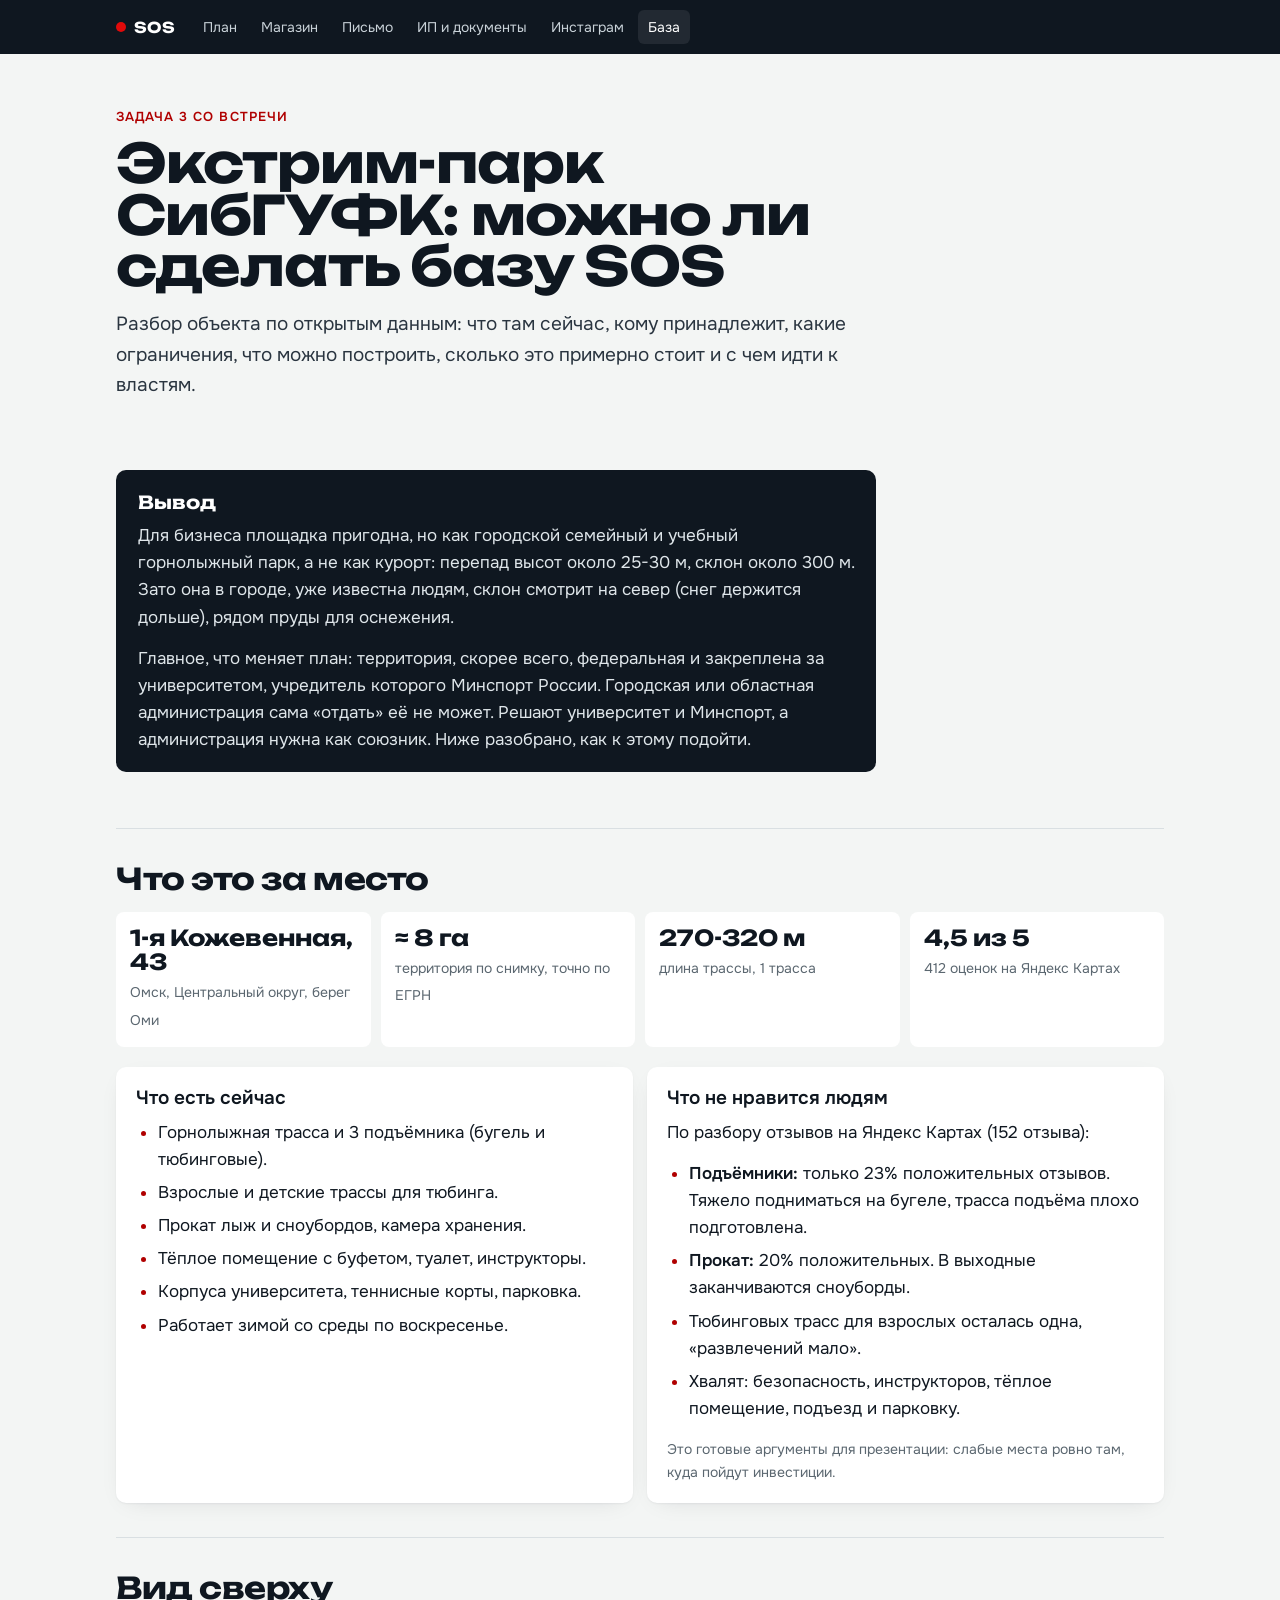
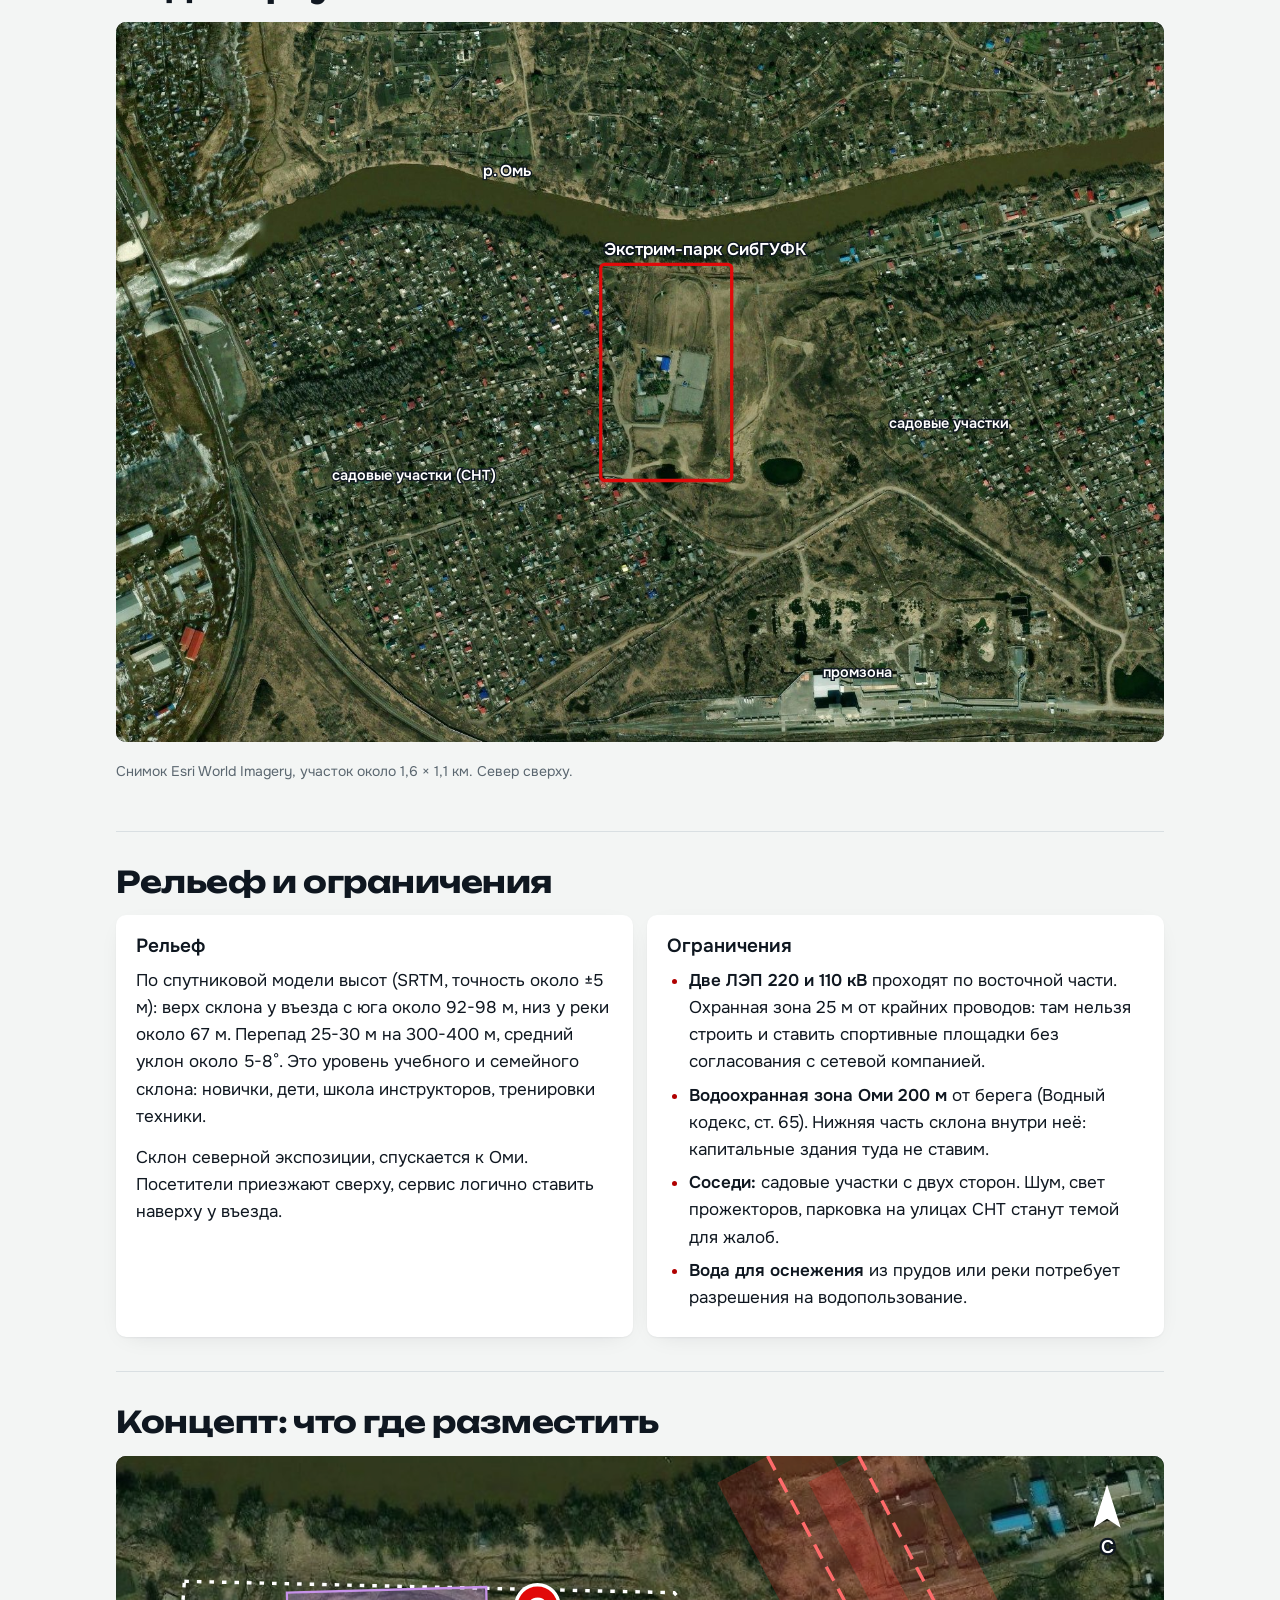
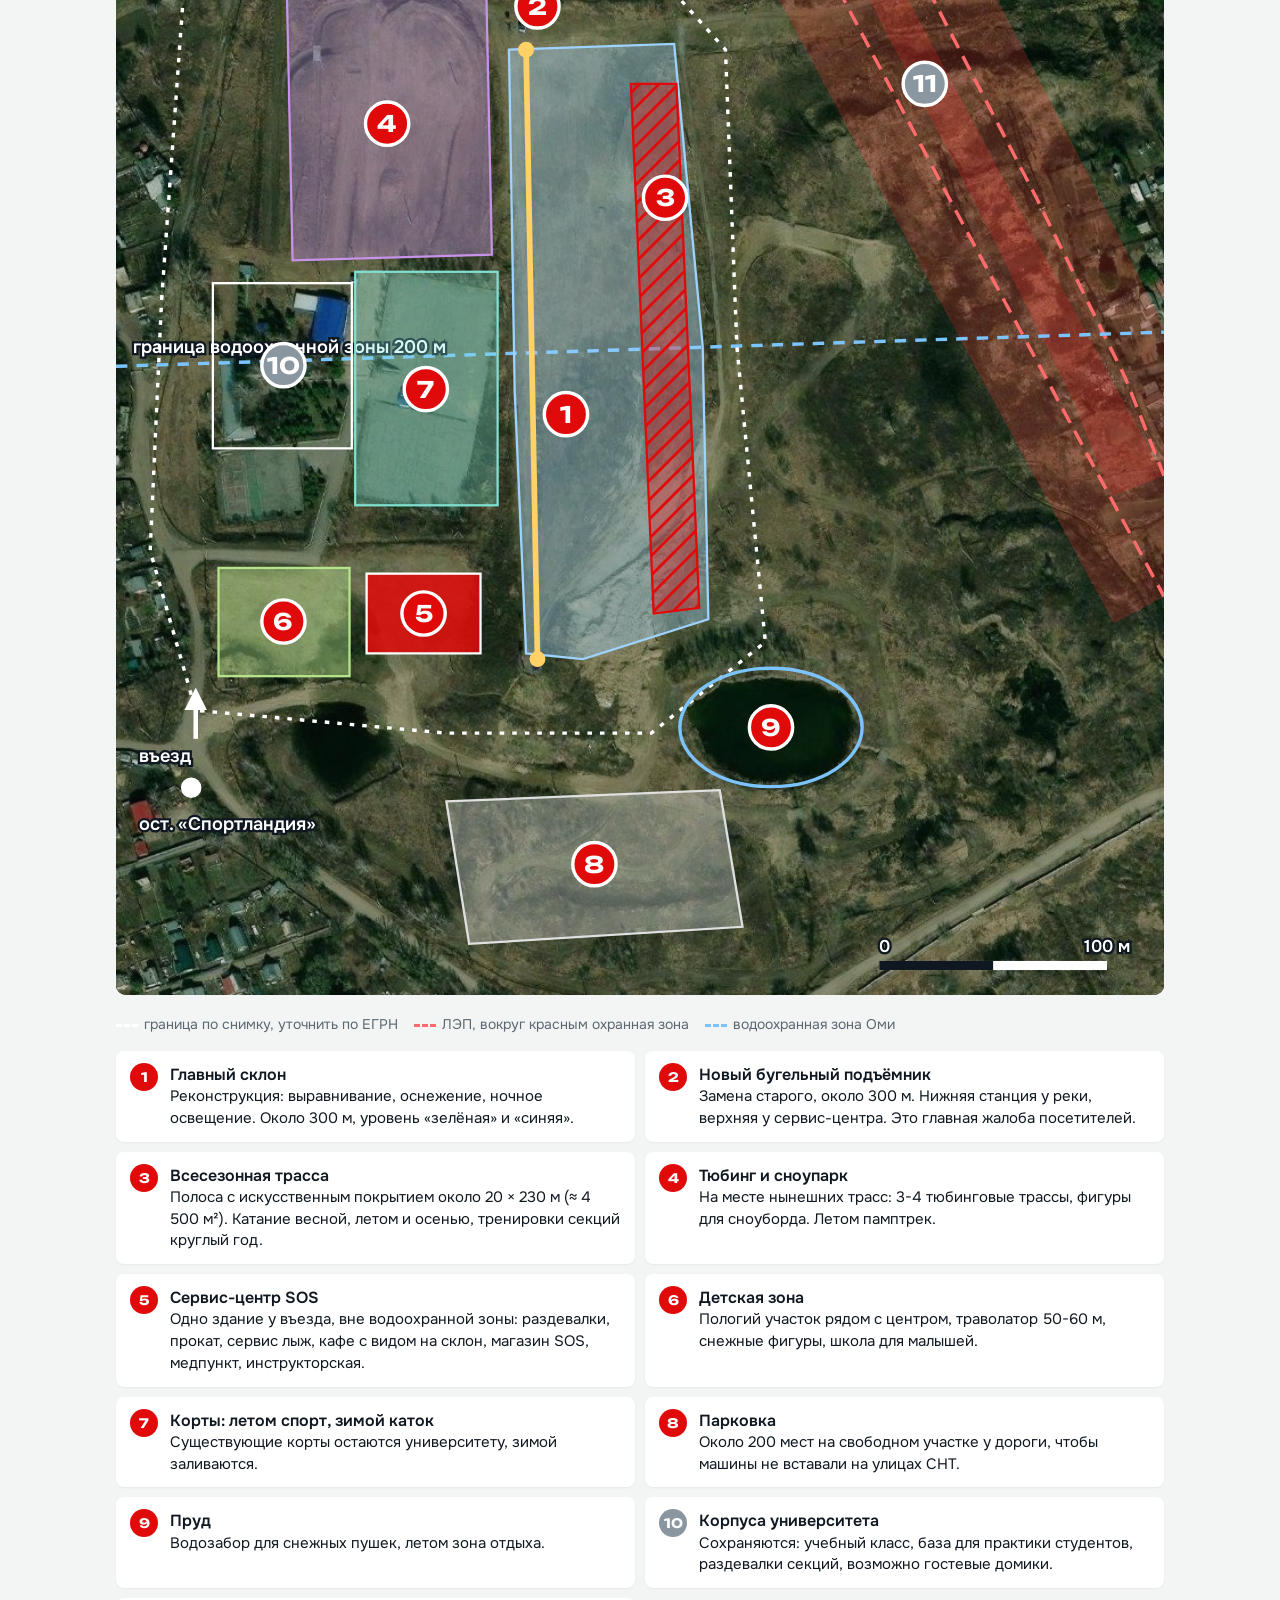
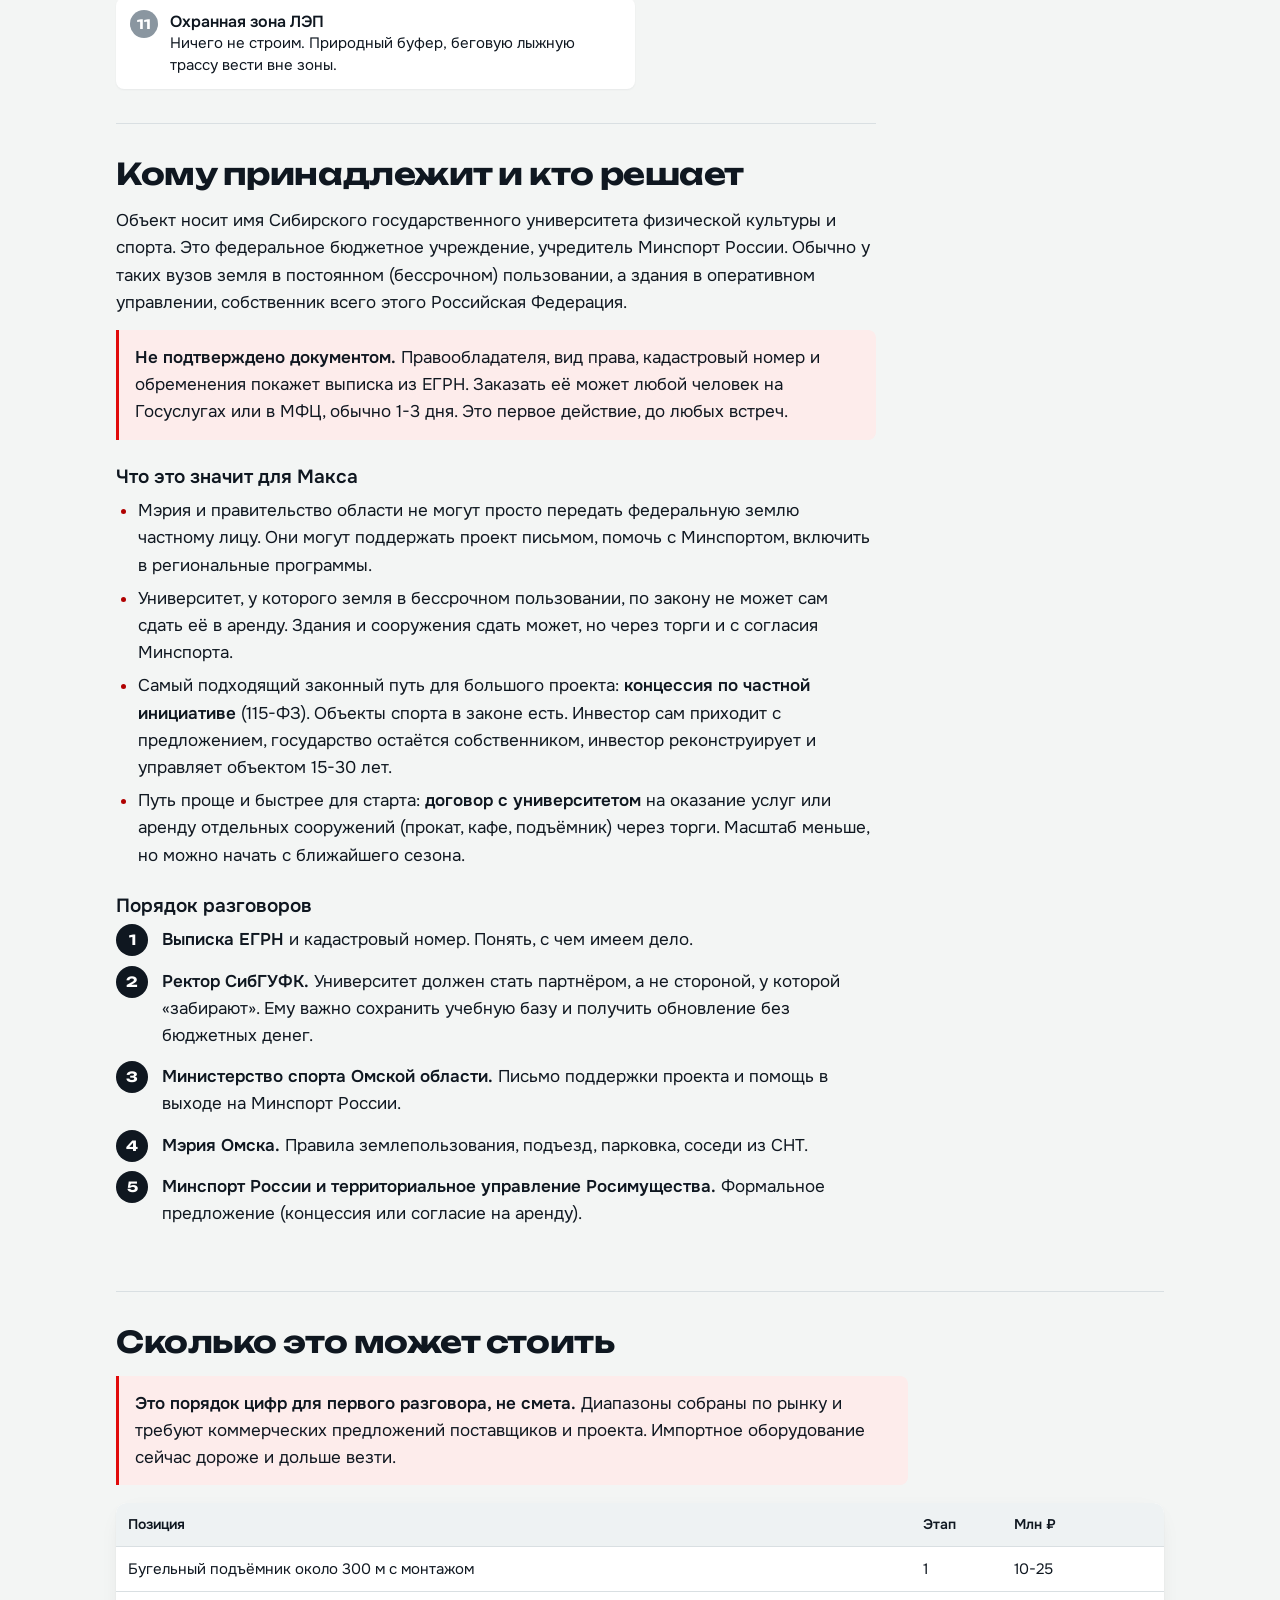
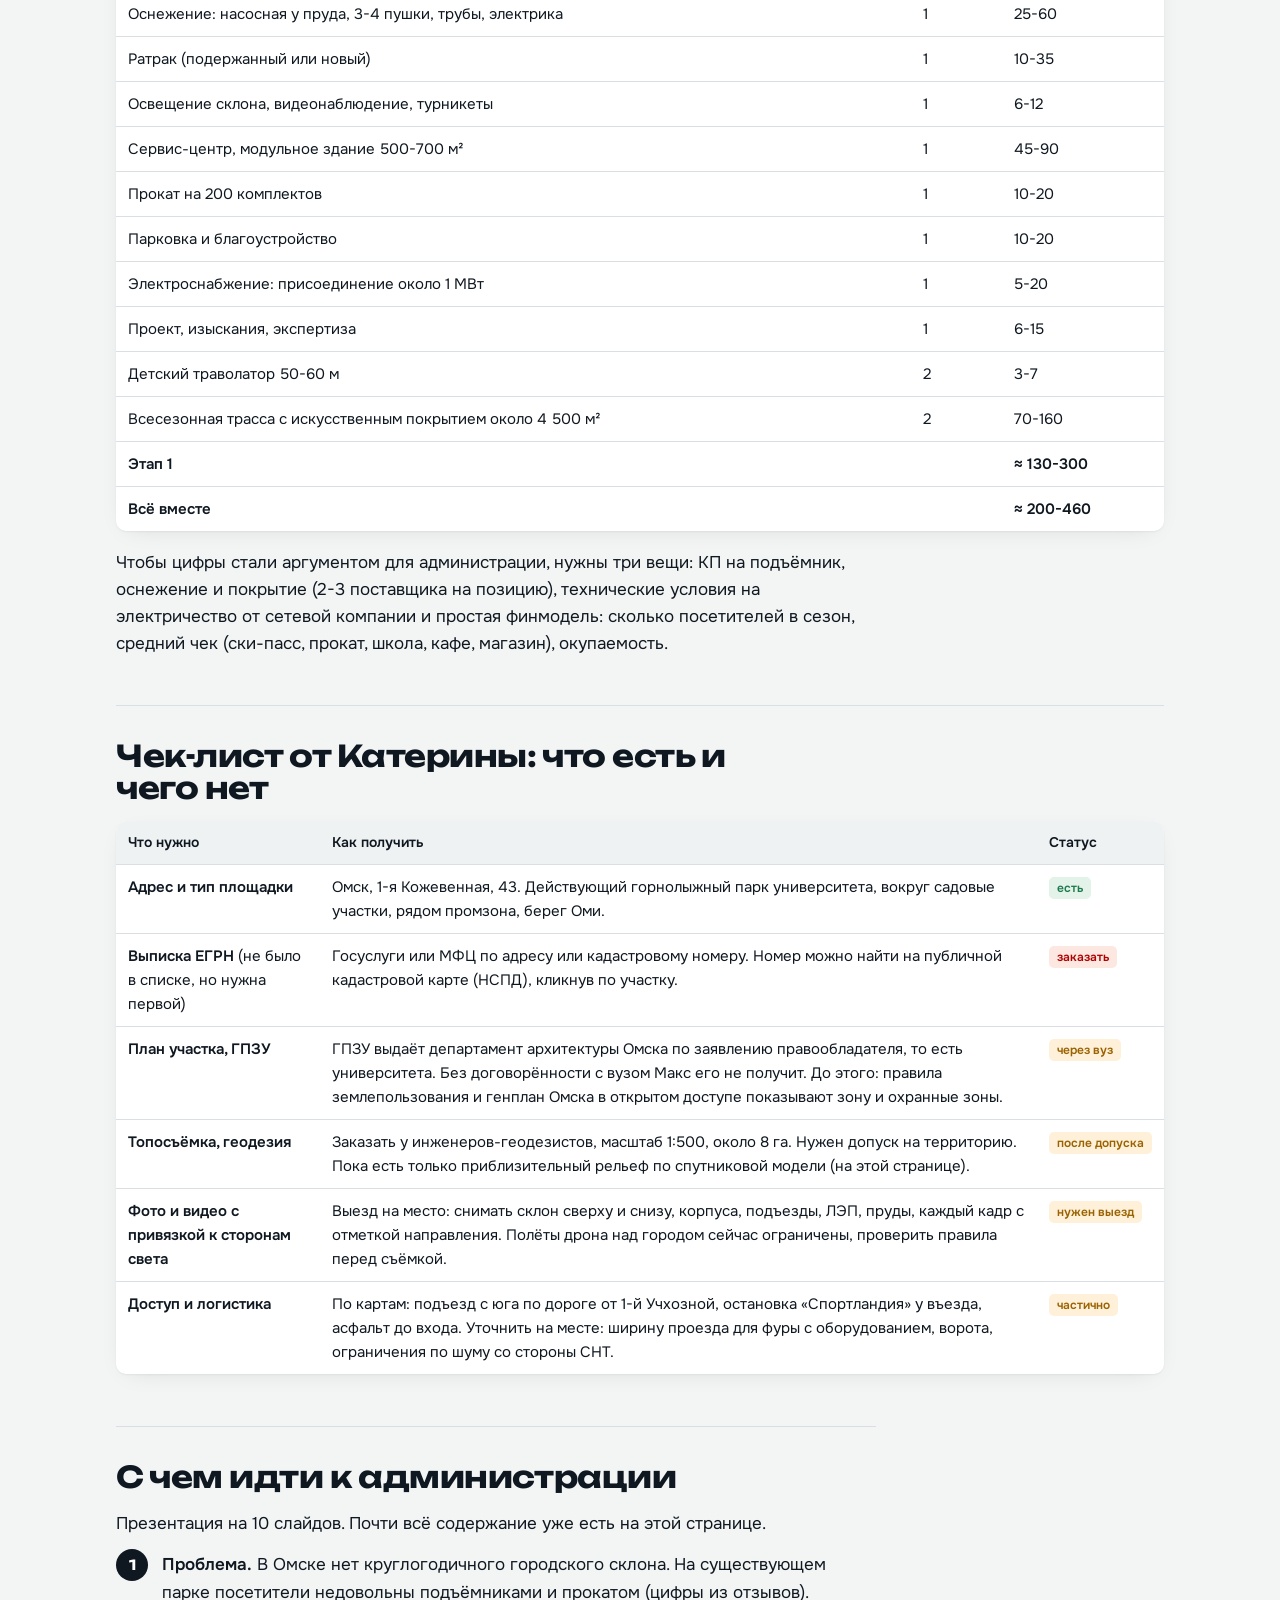
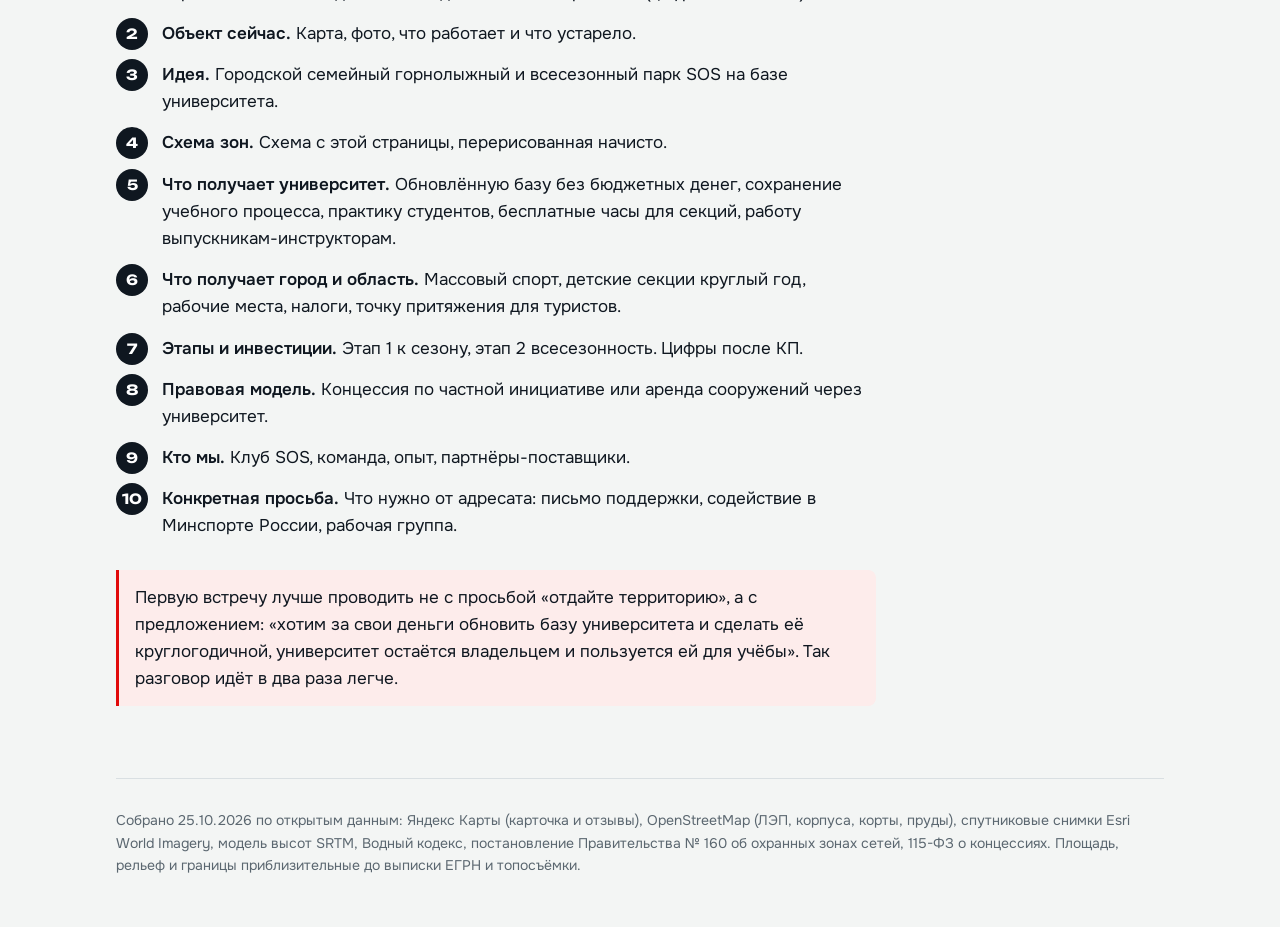
<file: baza.html>
<!doctype html>
<html lang="ru">
<head>
<meta charset="utf-8">
<meta name="viewport" content="width=device-width,initial-scale=1">
<title>База СибГУФК: концепт SOS</title>
<meta name="robots" content="noindex">
<link rel="preconnect" href="https://fonts.googleapis.com">
<link rel="preconnect" href="https://fonts.gstatic.com" crossorigin>
<link href="https://fonts.googleapis.com/css2?family=Onest:wght@400;500;600&family=Unbounded:wght@600;700&display=swap" rel="stylesheet">
<link rel="stylesheet" href="assets/doc.css">
<style>
.map{background:#0f1720;border-radius:var(--radius);overflow:hidden}
.map svg{display:block;width:100%;height:auto}
.mk circle{fill:#e10a0a;stroke:#fff;stroke-width:3}
.mk text{fill:#fff;font:700 20px/1 Unbounded,sans-serif;text-anchor:middle;dominant-baseline:central}
.lbl{fill:#fff;font:600 17px/1 Onest,sans-serif;paint-order:stroke;stroke:#0f1720;stroke-width:4px}
.zones{list-style:none;padding:0;display:grid;gap:10px;margin:16px 0 0;max-width:none}
@media(min-width:760px){.zones{grid-template-columns:1fr 1fr}}
.zones li{display:flex;gap:12px;background:var(--paper);border-radius:8px;padding:12px 14px;margin:0;box-shadow:0 1px 2px #0f17200d}
.zones b.n{flex:none;width:28px;height:28px;border-radius:50%;background:var(--signal);color:#fff;font:700 13px/28px var(--head);text-align:center}
.zones b.n.g{background:#8a96a0}
.zones span{font-size:15px;line-height:1.45}
.zones strong{display:block;font-size:16px}
.facts{display:grid;gap:10px;grid-template-columns:repeat(2,1fr);margin:0 0 20px}
@media(min-width:760px){.facts{grid-template-columns:repeat(4,1fr)}}
.facts div{background:var(--paper);border-radius:8px;padding:14px}
.facts b{display:block;font:700 22px/1.1 var(--head);margin-bottom:4px}
.facts span{font-size:14px;color:var(--muted)}
.leg{display:flex;flex-wrap:wrap;gap:8px 16px;font-size:14px;color:var(--muted);margin:10px 0 0}
.leg i{display:inline-block;width:22px;height:0;border-top:3px dashed;vertical-align:middle;margin-right:6px}
</style>
</head>
<body>
<div class="top"><div class="in">
  <a class="logo" href="index.html"><i></i>SOS</a>
  <nav>
    <a href="index.html">План</a>
    <a href="shop/">Магазин</a>
    <a href="pismo.html">Письмо</a>
    <a href="yur.html">ИП и документы</a>
    <a href="smm.html">Инстаграм</a>
    <a href="baza.html" aria-current="page">База</a>
  </nav>
</div></div>

<main class="wrap">
<header class="hero">
  <p class="kicker">Задача 3 со встречи</p>
  <h1>Экстрим-парк СибГУФК: можно ли сделать базу SOS</h1>
  <p class="lead">Разбор объекта по открытым данным: что там сейчас, кому принадлежит, какие ограничения, что можно построить, сколько это примерно стоит и с чем идти к властям.</p>
</header>

<section class="narrow">
  <div class="verdict">
    <h3>Вывод</h3>
    <p>Для бизнеса площадка пригодна, но как городской семейный и учебный горнолыжный парк, а не как курорт: перепад высот около 25-30 м, склон около 300 м. Зато она в городе, уже известна людям, склон смотрит на север (снег держится дольше), рядом пруды для оснежения.</p>
    <p>Главное, что меняет план: территория, скорее всего, федеральная и закреплена за университетом, учредитель которого Минспорт России. Городская или областная администрация сама «отдать» её не может. Решают университет и Минспорт, а администрация нужна как союзник. Ниже разобрано, как к этому подойти.</p>
  </div>
</section>

<section>
  <h2>Что это за место</h2>
  <div class="facts">
    <div><b>1-я Кожевенная, 43</b><span>Омск, Центральный округ, берег Оми</span></div>
    <div><b>≈ 8 га</b><span>территория по снимку, точно по ЕГРН</span></div>
    <div><b>270-320 м</b><span>длина трассы, 1 трасса</span></div>
    <div><b>4,5 из 5</b><span>412 оценок на Яндекс Картах</span></div>
  </div>
  <div class="grid g2">
    <div class="card">
      <h3>Что есть сейчас</h3>
      <ul>
        <li>Горнолыжная трасса и 3 подъёмника (бугель и тюбинговые).</li>
        <li>Взрослые и детские трассы для тюбинга.</li>
        <li>Прокат лыж и сноубордов, камера хранения.</li>
        <li>Тёплое помещение с буфетом, туалет, инструкторы.</li>
        <li>Корпуса университета, теннисные корты, парковка.</li>
        <li>Работает зимой со среды по воскресенье.</li>
      </ul>
    </div>
    <div class="card">
      <h3>Что не нравится людям</h3>
      <p>По разбору отзывов на Яндекс Картах (152 отзыва):</p>
      <ul>
        <li><strong>Подъёмники:</strong> только 23% положительных отзывов. Тяжело подниматься на бугеле, трасса подъёма плохо подготовлена.</li>
        <li><strong>Прокат:</strong> 20% положительных. В выходные заканчиваются сноуборды.</li>
        <li>Тюбинговых трасс для взрослых осталась одна, «развлечений мало».</li>
        <li>Хвалят: безопасность, инструкторов, тёплое помещение, подъезд и парковку.</li>
      </ul>
      <p class="small">Это готовые аргументы для презентации: слабые места ровно там, куда пойдут инвестиции.</p>
    </div>
  </div>
</section>

<section>
  <h2>Вид сверху</h2>
  <figure class="map">
    <svg viewBox="0 0 1600 1100" role="img" aria-label="Спутниковый снимок района: река Омь, база в центре, дачные участки по сторонам">
      <image href="img/sat_wide.jpg" width="1600" height="1100"/>
      <rect x="740" y="370" width="200" height="330" fill="none" stroke="#e10a0a" stroke-width="5" rx="6"/>
      <text class="lbl" x="745" y="355" style="font-size:26px">Экстрим-парк СибГУФК</text>
      <text class="lbl" x="560" y="235" style="font-size:24px">р. Омь</text>
      <text class="lbl" x="330" y="700" style="font-size:22px">садовые участки (СНТ)</text>
      <text class="lbl" x="1180" y="620" style="font-size:22px">садовые участки</text>
      <text class="lbl" x="1080" y="1000" style="font-size:22px">промзона</text>
    </svg>
  </figure>
  <p class="small">Снимок Esri World Imagery, участок около 1,6 × 1,1 км. Север сверху.</p>
</section>

<section>
  <h2>Рельеф и ограничения</h2>
  <div class="grid g2">
    <div class="card">
      <h3>Рельеф</h3>
      <p>По спутниковой модели высот (SRTM, точность около ±5 м): верх склона у въезда с юга около 92-98 м, низ у реки около 67 м. Перепад 25-30 м на 300-400 м, средний уклон около 5-8°. Это уровень учебного и семейного склона: новички, дети, школа инструкторов, тренировки техники.</p>
      <p>Склон северной экспозиции, спускается к Оми. Посетители приезжают сверху, сервис логично ставить наверху у въезда.</p>
    </div>
    <div class="card">
      <h3>Ограничения</h3>
      <ul>
        <li><strong>Две ЛЭП 220 и 110 кВ</strong> проходят по восточной части. Охранная зона 25 м от крайних проводов: там нельзя строить и ставить спортивные площадки без согласования с сетевой компанией.</li>
        <li><strong>Водоохранная зона Оми 200 м</strong> от берега (Водный кодекс, ст. 65). Нижняя часть склона внутри неё: капитальные здания туда не ставим.</li>
        <li><strong>Соседи:</strong> садовые участки с двух сторон. Шум, свет прожекторов, парковка на улицах СНТ станут темой для жалоб.</li>
        <li><strong>Вода для оснежения</strong> из прудов или реки потребует разрешения на водопользование.</li>
      </ul>
    </div>
  </div>
</section>

<section>
  <h2>Концепт: что где разместить</h2>
  <figure class="map">
    <svg viewBox="230 130 920 1000" role="img" aria-label="Схема зон на спутниковом снимке базы">
      <defs>
        <pattern id="hatch" width="12" height="12" patternUnits="userSpaceOnUse" patternTransform="rotate(45)">
          <rect width="12" height="12" fill="#e10a0a" fill-opacity=".35"/>
          <line x1="0" y1="0" x2="0" y2="12" stroke="#e10a0a" stroke-width="5"/>
        </pattern>
      </defs>
      <image href="img/sat_close.jpg" width="1150" height="1246"/>
      <rect x="230" y="130" width="920" height="1000" fill="#0f1720" fill-opacity=".18"/>
      <!-- ЛЭП и охранная зона -->
      <polyline points="802,130 975,456 1150,780" fill="none" stroke="#ff2d2d" stroke-opacity=".22" stroke-width="100"/>
      <polyline points="882,130 1039,432 1116,588 1150,674" fill="none" stroke="#ff2d2d" stroke-opacity=".22" stroke-width="100"/>
      <polyline points="802,130 975,456 1150,780" fill="none" stroke="#ff6b6b" stroke-width="3" stroke-dasharray="14 8"/>
      <polyline points="882,130 1039,432 1116,588 1150,674" fill="none" stroke="#ff6b6b" stroke-width="3" stroke-dasharray="14 8"/>
      <!-- водоохранная зона -->
      <line x1="230" y1="578" x2="1150" y2="548" stroke="#7cc4ff" stroke-width="3" stroke-dasharray="10 8"/>
      <text class="lbl" x="245" y="566" style="font-size:16px">граница водоохранной зоны 200 м</text>
      <!-- граница -->
      <polygon points="290,240 720,250 765,300 775,560 800,820 700,900 520,900 300,880 260,740 270,520" fill="none" stroke="#fff" stroke-width="3" stroke-dasharray="4 7"/>
      <!-- зоны -->
      <polygon points="575,300 720,295 745,560 750,800 640,835 590,830 580,600" fill="#9fd3ff" fill-opacity=".35" stroke="#9fd3ff" stroke-width="2"/>
      <polygon points="682,330 722,330 742,790 702,795" fill="url(#hatch)" stroke="#e10a0a" stroke-width="2"/>
      <line x1="600" y1="835" x2="590" y2="300" stroke="#ffd166" stroke-width="5"/>
      <circle cx="600" cy="835" r="7" fill="#ffd166"/><circle cx="590" cy="300" r="7" fill="#ffd166"/>
      <polygon points="380,250 555,245 560,480 385,485" fill="#c792ea" fill-opacity=".35" stroke="#c792ea" stroke-width="2"/>
      <rect x="440" y="495" width="125" height="205" fill="#7fe0d0" fill-opacity=".3" stroke="#7fe0d0" stroke-width="2"/>
      <rect x="315" y="505" width="122" height="145" fill="none" stroke="#fff" stroke-width="2"/>
      <rect x="450" y="760" width="100" height="70" fill="#e10a0a" fill-opacity=".85" stroke="#fff" stroke-width="2"/>
      <rect x="320" y="755" width="115" height="95" fill="#b5e48c" fill-opacity=".4" stroke="#b5e48c" stroke-width="2"/>
      <polygon points="520,960 760,950 780,1070 540,1085" fill="#e0e0e0" fill-opacity=".35" stroke="#e0e0e0" stroke-width="2"/>
      <ellipse cx="805" cy="895" rx="80" ry="52" fill="none" stroke="#7cc4ff" stroke-width="3"/>
      <!-- вход и остановка -->
      <circle cx="296" cy="948" r="9" fill="#fff"/>
      <text class="lbl" x="250" y="985" style="font-size:16px">ост. «Спортландия»</text>
      <path d="M300 905 L300 870" stroke="#fff" stroke-width="4" marker-end="url(#ar)"/>
      <text class="lbl" x="250" y="925" style="font-size:16px">въезд</text>
      <!-- маркеры -->
      <g class="mk"><circle cx="625" cy="620" r="19"/><text x="625" y="620">1</text></g>
      <g class="mk"><circle cx="600" cy="262" r="19"/><text x="600" y="262">2</text></g>
      <g class="mk"><circle cx="712" cy="430" r="19"/><text x="712" y="430">3</text></g>
      <g class="mk"><circle cx="468" cy="365" r="19"/><text x="468" y="365">4</text></g>
      <g class="mk"><circle cx="500" cy="795" r="19"/><text x="500" y="795">5</text></g>
      <g class="mk"><circle cx="377" cy="802" r="19"/><text x="377" y="802">6</text></g>
      <g class="mk"><circle cx="502" cy="598" r="19"/><text x="502" y="598">7</text></g>
      <g class="mk"><circle cx="650" cy="1015" r="19"/><text x="650" y="1015">8</text></g>
      <g class="mk"><circle cx="805" cy="895" r="19"/><text x="805" y="895">9</text></g>
      <g class="mk"><circle cx="377" cy="577" r="19" style="fill:#8a96a0"/><text x="377" y="577">10</text></g>
      <g class="mk"><circle cx="940" cy="330" r="19" style="fill:#8a96a0"/><text x="940" y="330">11</text></g>
      <!-- север и масштаб -->
      <g transform="translate(1100,185)"><path d="M0 -30 L12 8 L0 0 L-12 8 Z" fill="#fff"/><text class="lbl" x="0" y="30" text-anchor="middle" style="font-size:16px">С</text></g>
      <g transform="translate(900,1100)"><rect x="0" y="0" width="200" height="8" fill="#fff"/><rect x="0" y="0" width="100" height="8" fill="#0f1720"/><text class="lbl" x="0" y="-8" style="font-size:15px">0</text><text class="lbl" x="180" y="-8" style="font-size:15px">100 м</text></g>
    </svg>
  </figure>
  <div class="leg">
    <span><i style="color:#fff"></i>граница по снимку, уточнить по ЕГРН</span>
    <span><i style="color:#ff6b6b"></i>ЛЭП, вокруг красным охранная зона</span>
    <span><i style="color:#7cc4ff"></i>водоохранная зона Оми</span>
  </div>
  <ul class="zones">
    <li><b class="n">1</b><span><strong>Главный склон</strong>Реконструкция: выравнивание, оснежение, ночное освещение. Около 300 м, уровень «зелёная» и «синяя».</span></li>
    <li><b class="n">2</b><span><strong>Новый бугельный подъёмник</strong>Замена старого, около 300 м. Нижняя станция у реки, верхняя у сервис-центра. Это главная жалоба посетителей.</span></li>
    <li><b class="n">3</b><span><strong>Всесезонная трасса</strong>Полоса с искусственным покрытием около 20 × 230 м (≈ 4 500 м²). Катание весной, летом и осенью, тренировки секций круглый год.</span></li>
    <li><b class="n">4</b><span><strong>Тюбинг и сноупарк</strong>На месте нынешних трасс: 3-4 тюбинговые трассы, фигуры для сноуборда. Летом памптрек.</span></li>
    <li><b class="n">5</b><span><strong>Сервис-центр SOS</strong>Одно здание у въезда, вне водоохранной зоны: раздевалки, прокат, сервис лыж, кафе с видом на склон, магазин SOS, медпункт, инструкторская.</span></li>
    <li><b class="n">6</b><span><strong>Детская зона</strong>Пологий участок рядом с центром, траволатор 50-60 м, снежные фигуры, школа для малышей.</span></li>
    <li><b class="n">7</b><span><strong>Корты: летом спорт, зимой каток</strong>Существующие корты остаются университету, зимой заливаются.</span></li>
    <li><b class="n">8</b><span><strong>Парковка</strong>Около 200 мест на свободном участке у дороги, чтобы машины не вставали на улицах СНТ.</span></li>
    <li><b class="n">9</b><span><strong>Пруд</strong>Водозабор для снежных пушек, летом зона отдыха.</span></li>
    <li><b class="n g">10</b><span><strong>Корпуса университета</strong>Сохраняются: учебный класс, база для практики студентов, раздевалки секций, возможно гостевые домики.</span></li>
    <li><b class="n g">11</b><span><strong>Охранная зона ЛЭП</strong>Ничего не строим. Природный буфер, беговую лыжную трассу вести вне зоны.</span></li>
  </ul>
</section>

<section class="narrow">
  <h2>Кому принадлежит и кто решает</h2>
  <p>Объект носит имя Сибирского государственного университета физической культуры и спорта. Это федеральное бюджетное учреждение, учредитель Минспорт России. Обычно у таких вузов земля в постоянном (бессрочном) пользовании, а здания в оперативном управлении, собственник всего этого Российская Федерация.</p>
  <div class="note"><p><strong>Не подтверждено документом.</strong> Правообладателя, вид права, кадастровый номер и обременения покажет выписка из ЕГРН. Заказать её может любой человек на Госуслугах или в МФЦ, обычно 1-3 дня. Это первое действие, до любых встреч.</p></div>
  <h3>Что это значит для Макса</h3>
  <ul>
    <li>Мэрия и правительство области не могут просто передать федеральную землю частному лицу. Они могут поддержать проект письмом, помочь с Минспортом, включить в региональные программы.</li>
    <li>Университет, у которого земля в бессрочном пользовании, по закону не может сам сдать её в аренду. Здания и сооружения сдать может, но через торги и с согласия Минспорта.</li>
    <li>Самый подходящий законный путь для большого проекта: <strong>концессия по частной инициативе</strong> (115-ФЗ). Объекты спорта в законе есть. Инвестор сам приходит с предложением, государство остаётся собственником, инвестор реконструирует и управляет объектом 15-30 лет.</li>
    <li>Путь проще и быстрее для старта: <strong>договор с университетом</strong> на оказание услуг или аренду отдельных сооружений (прокат, кафе, подъёмник) через торги. Масштаб меньше, но можно начать с ближайшего сезона.</li>
  </ul>
  <h3>Порядок разговоров</h3>
  <ol class="steps">
    <li><strong>Выписка ЕГРН</strong> и кадастровый номер. Понять, с чем имеем дело.</li>
    <li><strong>Ректор СибГУФК.</strong> Университет должен стать партнёром, а не стороной, у которой «забирают». Ему важно сохранить учебную базу и получить обновление без бюджетных денег.</li>
    <li><strong>Министерство спорта Омской области.</strong> Письмо поддержки проекта и помощь в выходе на Минспорт России.</li>
    <li><strong>Мэрия Омска.</strong> Правила землепользования, подъезд, парковка, соседи из СНТ.</li>
    <li><strong>Минспорт России и территориальное управление Росимущества.</strong> Формальное предложение (концессия или согласие на аренду).</li>
  </ol>
</section>

<section>
  <h2>Сколько это может стоить</h2>
  <div class="note narrow"><p><strong>Это порядок цифр для первого разговора, не смета.</strong> Диапазоны собраны по рынку и требуют коммерческих предложений поставщиков и проекта. Импортное оборудование сейчас дороже и дольше везти.</p></div>
  <div class="tw"><table>
    <thead><tr><th>Позиция</th><th>Этап</th><th>Млн ₽</th></tr></thead>
    <tbody>
      <tr><td>Бугельный подъёмник около 300 м с монтажом</td><td>1</td><td>10-25</td></tr>
      <tr><td>Оснежение: насосная у пруда, 3-4 пушки, трубы, электрика</td><td>1</td><td>25-60</td></tr>
      <tr><td>Ратрак (подержанный или новый)</td><td>1</td><td>10-35</td></tr>
      <tr><td>Освещение склона, видеонаблюдение, турникеты</td><td>1</td><td>6-12</td></tr>
      <tr><td>Сервис-центр, модульное здание 500-700 м²</td><td>1</td><td>45-90</td></tr>
      <tr><td>Прокат на 200 комплектов</td><td>1</td><td>10-20</td></tr>
      <tr><td>Парковка и благоустройство</td><td>1</td><td>10-20</td></tr>
      <tr><td>Электроснабжение: присоединение около 1 МВт</td><td>1</td><td>5-20</td></tr>
      <tr><td>Проект, изыскания, экспертиза</td><td>1</td><td>6-15</td></tr>
      <tr><td>Детский траволатор 50-60 м</td><td>2</td><td>3-7</td></tr>
      <tr><td>Всесезонная трасса с искусственным покрытием около 4 500 м²</td><td>2</td><td>70-160</td></tr>
      <tr><td><strong>Этап 1</strong></td><td></td><td><strong>≈ 130-300</strong></td></tr>
      <tr><td><strong>Всё вместе</strong></td><td></td><td><strong>≈ 200-460</strong></td></tr>
    </tbody>
  </table></div>
  <p class="narrow">Чтобы цифры стали аргументом для администрации, нужны три вещи: КП на подъёмник, оснежение и покрытие (2-3 поставщика на позицию), технические условия на электричество от сетевой компании и простая финмодель: сколько посетителей в сезон, средний чек (ски-пасс, прокат, школа, кафе, магазин), окупаемость.</p>
</section>

<section>
  <h2>Чек-лист от Катерины: что есть и чего нет</h2>
  <div class="tw"><table>
    <thead><tr><th>Что нужно</th><th>Как получить</th><th>Статус</th></tr></thead>
    <tbody>
      <tr><td><strong>Адрес и тип площадки</strong></td><td>Омск, 1-я Кожевенная, 43. Действующий горнолыжный парк университета, вокруг садовые участки, рядом промзона, берег Оми.</td><td><span class="tag ok">есть</span></td></tr>
      <tr><td><strong>Выписка ЕГРН</strong> (не было в списке, но нужна первой)</td><td>Госуслуги или МФЦ по адресу или кадастровому номеру. Номер можно найти на публичной кадастровой карте (НСПД), кликнув по участку.</td><td><span class="tag no">заказать</span></td></tr>
      <tr><td><strong>План участка, ГПЗУ</strong></td><td>ГПЗУ выдаёт департамент архитектуры Омска по заявлению правообладателя, то есть университета. Без договорённости с вузом Макс его не получит. До этого: правила землепользования и генплан Омска в открытом доступе показывают зону и охранные зоны.</td><td><span class="tag wait">через вуз</span></td></tr>
      <tr><td><strong>Топосъёмка, геодезия</strong></td><td>Заказать у инженеров-геодезистов, масштаб 1:500, около 8 га. Нужен допуск на территорию. Пока есть только приблизительный рельеф по спутниковой модели (на этой странице).</td><td><span class="tag wait">после допуска</span></td></tr>
      <tr><td><strong>Фото и видео с привязкой к сторонам света</strong></td><td>Выезд на место: снимать склон сверху и снизу, корпуса, подъезды, ЛЭП, пруды, каждый кадр с отметкой направления. Полёты дрона над городом сейчас ограничены, проверить правила перед съёмкой.</td><td><span class="tag wait">нужен выезд</span></td></tr>
      <tr><td><strong>Доступ и логистика</strong></td><td>По картам: подъезд с юга по дороге от 1-й Учхозной, остановка «Спортландия» у въезда, асфальт до входа. Уточнить на месте: ширину проезда для фуры с оборудованием, ворота, ограничения по шуму со стороны СНТ.</td><td><span class="tag wait">частично</span></td></tr>
    </tbody>
  </table></div>
</section>

<section class="narrow">
  <h2>С чем идти к администрации</h2>
  <p>Презентация на 10 слайдов. Почти всё содержание уже есть на этой странице.</p>
  <ol class="steps">
    <li><strong>Проблема.</strong> В Омске нет круглогодичного городского склона. На существующем парке посетители недовольны подъёмниками и прокатом (цифры из отзывов).</li>
    <li><strong>Объект сейчас.</strong> Карта, фото, что работает и что устарело.</li>
    <li><strong>Идея.</strong> Городской семейный горнолыжный и всесезонный парк SOS на базе университета.</li>
    <li><strong>Схема зон.</strong> Схема с этой страницы, перерисованная начисто.</li>
    <li><strong>Что получает университет.</strong> Обновлённую базу без бюджетных денег, сохранение учебного процесса, практику студентов, бесплатные часы для секций, работу выпускникам-инструкторам.</li>
    <li><strong>Что получает город и область.</strong> Массовый спорт, детские секции круглый год, рабочие места, налоги, точку притяжения для туристов.</li>
    <li><strong>Этапы и инвестиции.</strong> Этап 1 к сезону, этап 2 всесезонность. Цифры после КП.</li>
    <li><strong>Правовая модель.</strong> Концессия по частной инициативе или аренда сооружений через университет.</li>
    <li><strong>Кто мы.</strong> Клуб SOS, команда, опыт, партнёры-поставщики.</li>
    <li><strong>Конкретная просьба.</strong> Что нужно от адресата: письмо поддержки, содействие в Минспорте России, рабочая группа.</li>
  </ol>
  <div class="note"><p>Первую встречу лучше проводить не с просьбой «отдайте территорию», а с предложением: «хотим за свои деньги обновить базу университета и сделать её круглогодичной, университет остаётся владельцем и пользуется ей для учёбы». Так разговор идёт в два раза легче.</p></div>
</section>

<footer class="foot">Собрано 25.10.2026 по открытым данным: Яндекс Карты (карточка и отзывы), OpenStreetMap (ЛЭП, корпуса, корты, пруды), спутниковые снимки Esri World Imagery, модель высот SRTM, Водный кодекс, постановление Правительства № 160 об охранных зонах сетей, 115-ФЗ о концессиях. Площадь, рельеф и границы приблизительные до выписки ЕГРН и топосъёмки.</footer>
</main>
<svg width="0" height="0" style="position:absolute"><defs><marker id="ar" viewBox="0 0 10 10" refX="5" refY="5" markerWidth="5" markerHeight="5" orient="auto-start-reverse"><path d="M0 0 L10 5 L0 10 z" fill="#fff"/></marker></defs></svg>
</body>
</html>
</file>
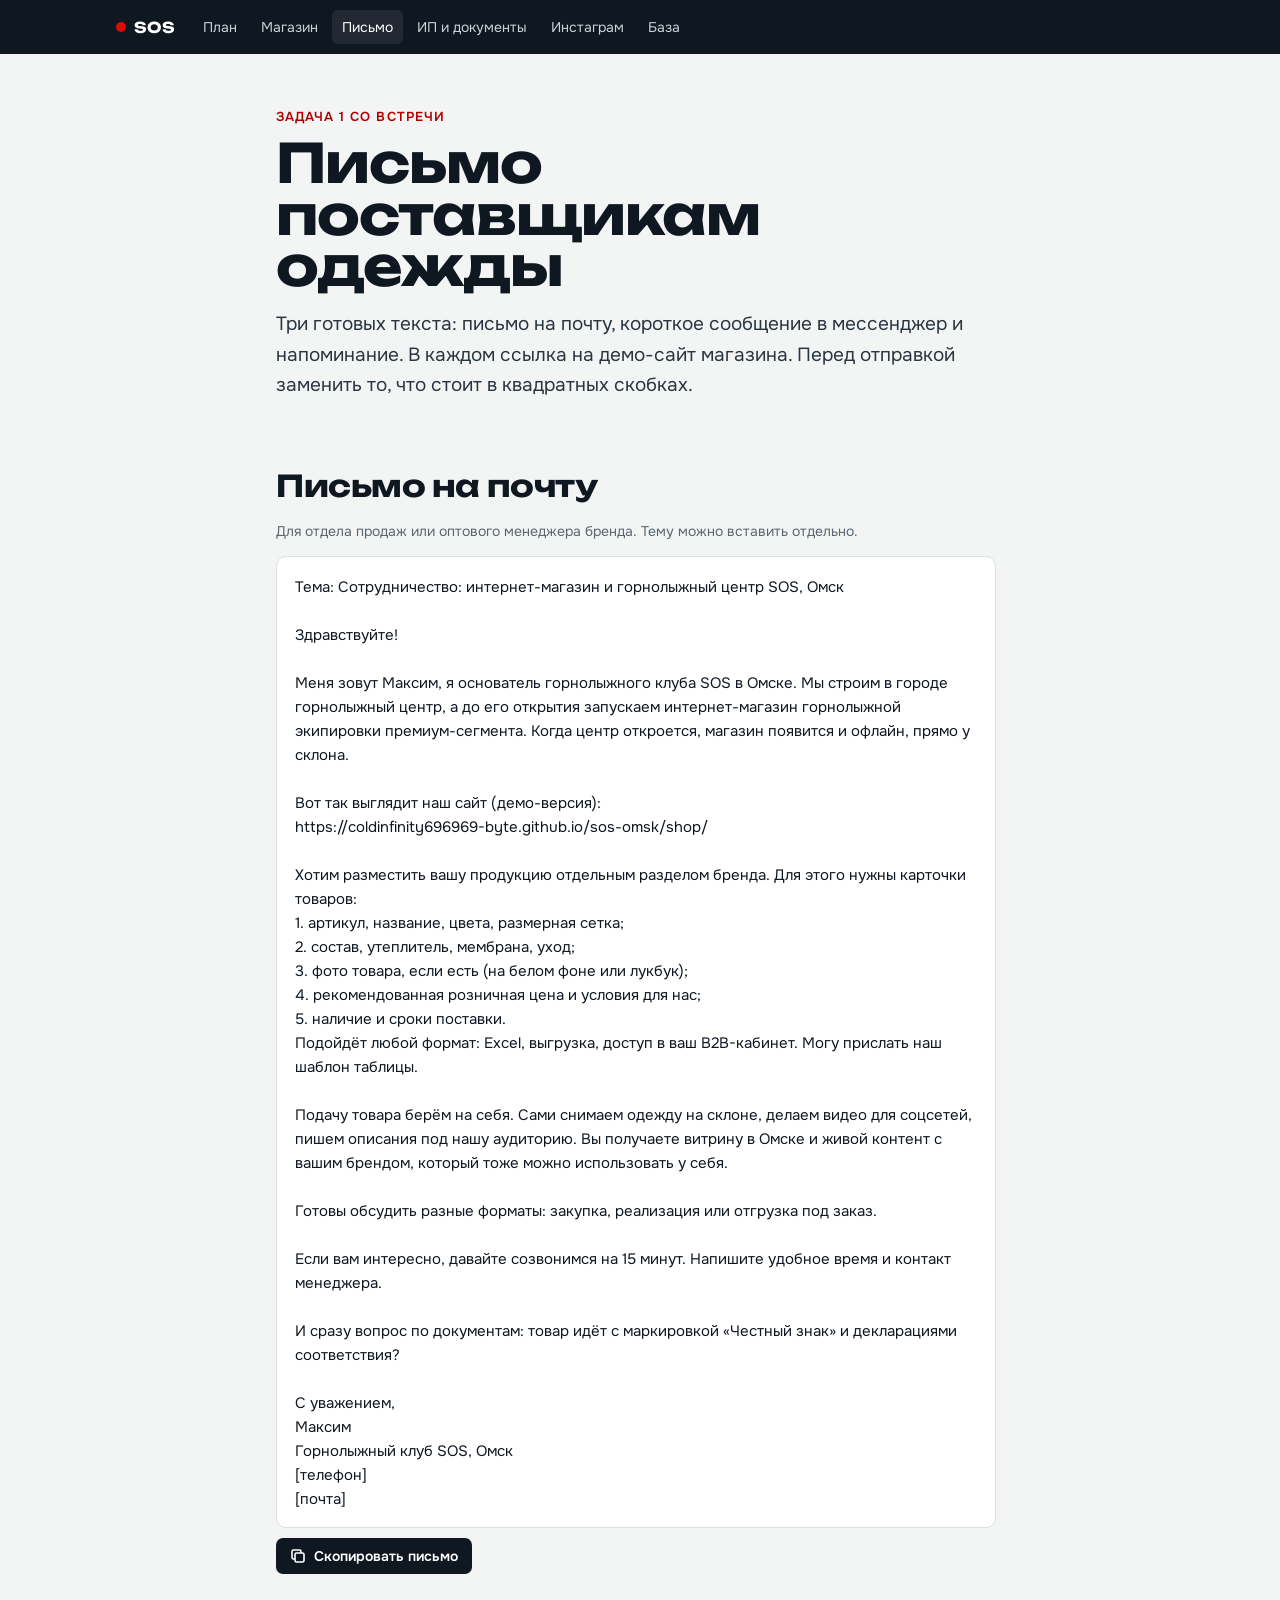
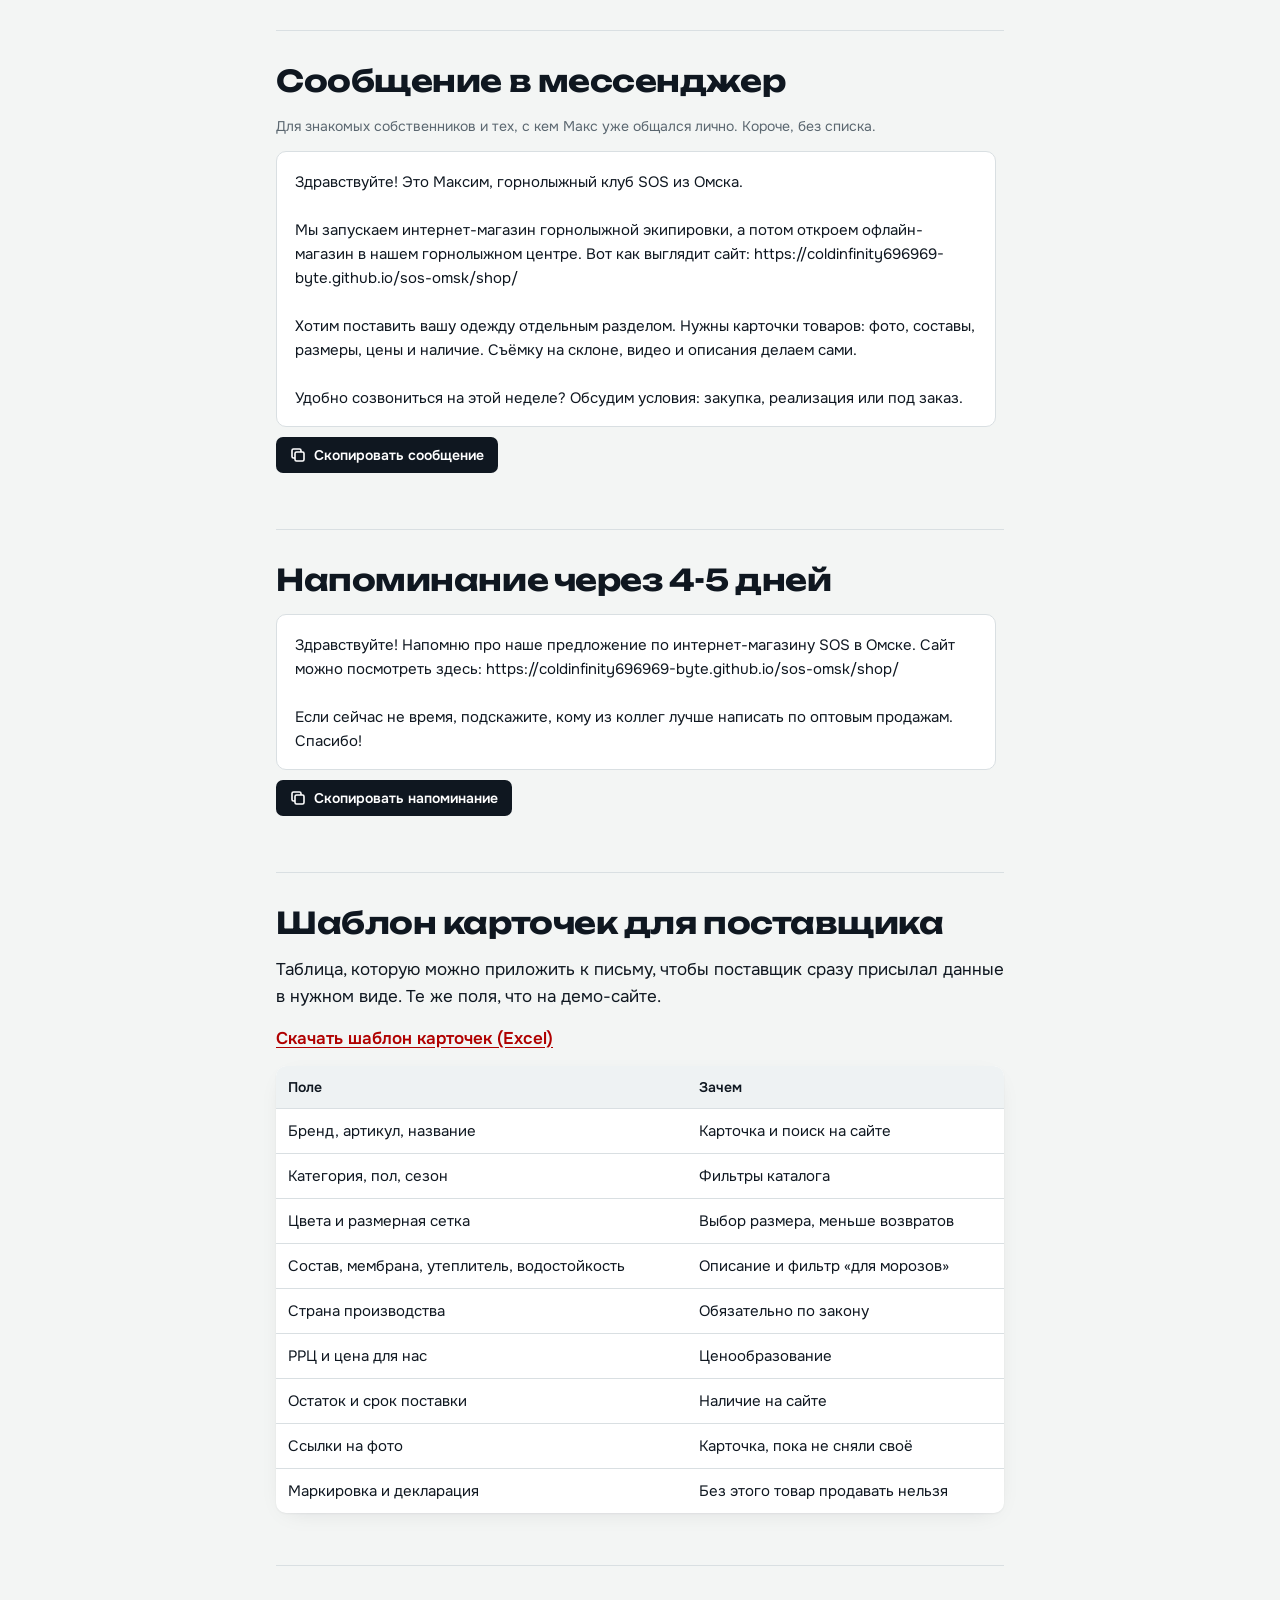
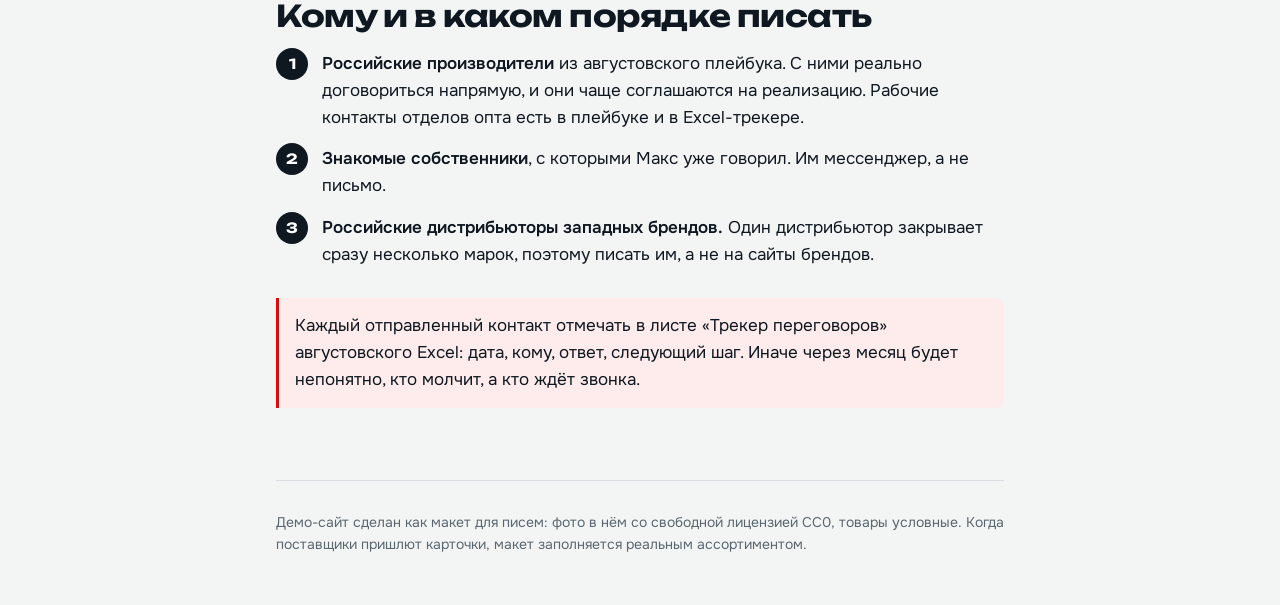
<file: pismo.html>
<!doctype html>
<html lang="ru">
<head>
<meta charset="utf-8">
<meta name="viewport" content="width=device-width,initial-scale=1">
<title>Письмо поставщикам SOS</title>
<meta name="robots" content="noindex">
<link rel="preconnect" href="https://fonts.googleapis.com">
<link rel="preconnect" href="https://fonts.gstatic.com" crossorigin>
<link href="https://fonts.googleapis.com/css2?family=Onest:wght@400;500;600&family=Unbounded:wght@600;700&display=swap" rel="stylesheet">
<link rel="stylesheet" href="assets/doc.css">
</head>
<body>
<div class="top"><div class="in">
  <a class="logo" href="index.html"><i></i>SOS</a>
  <nav>
    <a href="index.html">План</a>
    <a href="shop/">Магазин</a>
    <a href="pismo.html" aria-current="page">Письмо</a>
    <a href="yur.html">ИП и документы</a>
    <a href="smm.html">Инстаграм</a>
    <a href="baza.html">База</a>
  </nav>
</div></div>

<main class="wrap narrow">
<header class="hero">
  <p class="kicker">Задача 1 со встречи</p>
  <h1>Письмо поставщикам одежды</h1>
  <p class="lead">Три готовых текста: письмо на почту, короткое сообщение в мессенджер и напоминание. В каждом ссылка на демо-сайт магазина. Перед отправкой заменить то, что стоит в квадратных скобках.</p>
</header>

<section>
  <h2>Письмо на почту</h2>
  <p class="small">Для отдела продаж или оптового менеджера бренда. Тему можно вставить отдельно.</p>
  <div class="copy" id="t-mail">Тема: Сотрудничество: интернет-магазин и горнолыжный центр SOS, Омск

Здравствуйте!

Меня зовут Максим, я основатель горнолыжного клуба SOS в Омске. Мы строим в городе горнолыжный центр, а до его открытия запускаем интернет-магазин горнолыжной экипировки премиум-сегмента. Когда центр откроется, магазин появится и офлайн, прямо у склона.

Вот так выглядит наш сайт (демо-версия):
https://coldinfinity696969-byte.github.io/sos-omsk/shop/

Хотим разместить вашу продукцию отдельным разделом бренда. Для этого нужны карточки товаров:
1. артикул, название, цвета, размерная сетка;
2. состав, утеплитель, мембрана, уход;
3. фото товара, если есть (на белом фоне или лукбук);
4. рекомендованная розничная цена и условия для нас;
5. наличие и сроки поставки.
Подойдёт любой формат: Excel, выгрузка, доступ в ваш B2B-кабинет. Могу прислать наш шаблон таблицы.

Подачу товара берём на себя. Сами снимаем одежду на склоне, делаем видео для соцсетей, пишем описания под нашу аудиторию. Вы получаете витрину в Омске и живой контент с вашим брендом, который тоже можно использовать у себя.

Готовы обсудить разные форматы: закупка, реализация или отгрузка под заказ.

Если вам интересно, давайте созвонимся на 15 минут. Напишите удобное время и контакт менеджера.

И сразу вопрос по документам: товар идёт с маркировкой «Честный знак» и декларациями соответствия?

С уважением,
Максим
Горнолыжный клуб SOS, Омск
[телефон]
[почта]</div>
  <button class="copybtn" data-copy="t-mail"><svg viewBox="0 0 16 16" fill="none" stroke="currentColor" stroke-width="1.6"><rect x="5" y="5" width="9" height="9" rx="1.5"/><path d="M11 5V3.5A1.5 1.5 0 0 0 9.5 2h-6A1.5 1.5 0 0 0 2 3.5v6A1.5 1.5 0 0 0 3.5 11H5"/></svg><span>Скопировать письмо</span></button>
</section>

<section>
  <h2>Сообщение в мессенджер</h2>
  <p class="small">Для знакомых собственников и тех, с кем Макс уже общался лично. Короче, без списка.</p>
  <div class="copy" id="t-msg">Здравствуйте! Это Максим, горнолыжный клуб SOS из Омска.

Мы запускаем интернет-магазин горнолыжной экипировки, а потом откроем офлайн-магазин в нашем горнолыжном центре. Вот как выглядит сайт: https://coldinfinity696969-byte.github.io/sos-omsk/shop/

Хотим поставить вашу одежду отдельным разделом. Нужны карточки товаров: фото, составы, размеры, цены и наличие. Съёмку на склоне, видео и описания делаем сами.

Удобно созвониться на этой неделе? Обсудим условия: закупка, реализация или под заказ.</div>
  <button class="copybtn" data-copy="t-msg"><svg viewBox="0 0 16 16" fill="none" stroke="currentColor" stroke-width="1.6"><rect x="5" y="5" width="9" height="9" rx="1.5"/><path d="M11 5V3.5A1.5 1.5 0 0 0 9.5 2h-6A1.5 1.5 0 0 0 2 3.5v6A1.5 1.5 0 0 0 3.5 11H5"/></svg><span>Скопировать сообщение</span></button>
</section>

<section>
  <h2>Напоминание через 4-5 дней</h2>
  <div class="copy" id="t-follow">Здравствуйте! Напомню про наше предложение по интернет-магазину SOS в Омске. Сайт можно посмотреть здесь: https://coldinfinity696969-byte.github.io/sos-omsk/shop/

Если сейчас не время, подскажите, кому из коллег лучше написать по оптовым продажам. Спасибо!</div>
  <button class="copybtn" data-copy="t-follow"><svg viewBox="0 0 16 16" fill="none" stroke="currentColor" stroke-width="1.6"><rect x="5" y="5" width="9" height="9" rx="1.5"/><path d="M11 5V3.5A1.5 1.5 0 0 0 9.5 2h-6A1.5 1.5 0 0 0 2 3.5v6A1.5 1.5 0 0 0 3.5 11H5"/></svg><span>Скопировать напоминание</span></button>
</section>

<section>
  <h2>Шаблон карточек для поставщика</h2>
  <p>Таблица, которую можно приложить к письму, чтобы поставщик сразу присылал данные в нужном виде. Те же поля, что на демо-сайте.</p>
  <p><a href="files/SOS-shablon-kartochek.xlsx" download><strong>Скачать шаблон карточек (Excel)</strong></a></p>
  <div class="tw"><table>
    <thead><tr><th>Поле</th><th>Зачем</th></tr></thead>
    <tbody>
      <tr><td>Бренд, артикул, название</td><td>Карточка и поиск на сайте</td></tr>
      <tr><td>Категория, пол, сезон</td><td>Фильтры каталога</td></tr>
      <tr><td>Цвета и размерная сетка</td><td>Выбор размера, меньше возвратов</td></tr>
      <tr><td>Состав, мембрана, утеплитель, водостойкость</td><td>Описание и фильтр «для морозов»</td></tr>
      <tr><td>Страна производства</td><td>Обязательно по закону</td></tr>
      <tr><td>РРЦ и цена для нас</td><td>Ценообразование</td></tr>
      <tr><td>Остаток и срок поставки</td><td>Наличие на сайте</td></tr>
      <tr><td>Ссылки на фото</td><td>Карточка, пока не сняли своё</td></tr>
      <tr><td>Маркировка и декларация</td><td>Без этого товар продавать нельзя</td></tr>
    </tbody>
  </table></div>
</section>

<section>
  <h2>Кому и в каком порядке писать</h2>
  <ol class="steps">
    <li><strong>Российские производители</strong> из августовского плейбука. С ними реально договориться напрямую, и они чаще соглашаются на реализацию. Рабочие контакты отделов опта есть в плейбуке и в Excel-трекере.</li>
    <li><strong>Знакомые собственники</strong>, с которыми Макс уже говорил. Им мессенджер, а не письмо.</li>
    <li><strong>Российские дистрибьюторы западных брендов.</strong> Один дистрибьютор закрывает сразу несколько марок, поэтому писать им, а не на сайты брендов.</li>
  </ol>
  <div class="note">
    <p>Каждый отправленный контакт отмечать в листе «Трекер переговоров» августовского Excel: дата, кому, ответ, следующий шаг. Иначе через месяц будет непонятно, кто молчит, а кто ждёт звонка.</p>
  </div>
</section>

<footer class="foot">Демо-сайт сделан как макет для писем: фото в нём со свободной лицензией CC0, товары условные. Когда поставщики пришлют карточки, макет заполняется реальным ассортиментом.</footer>
</main>
<script src="assets/copy.js"></script>
</body>
</html>
</file>
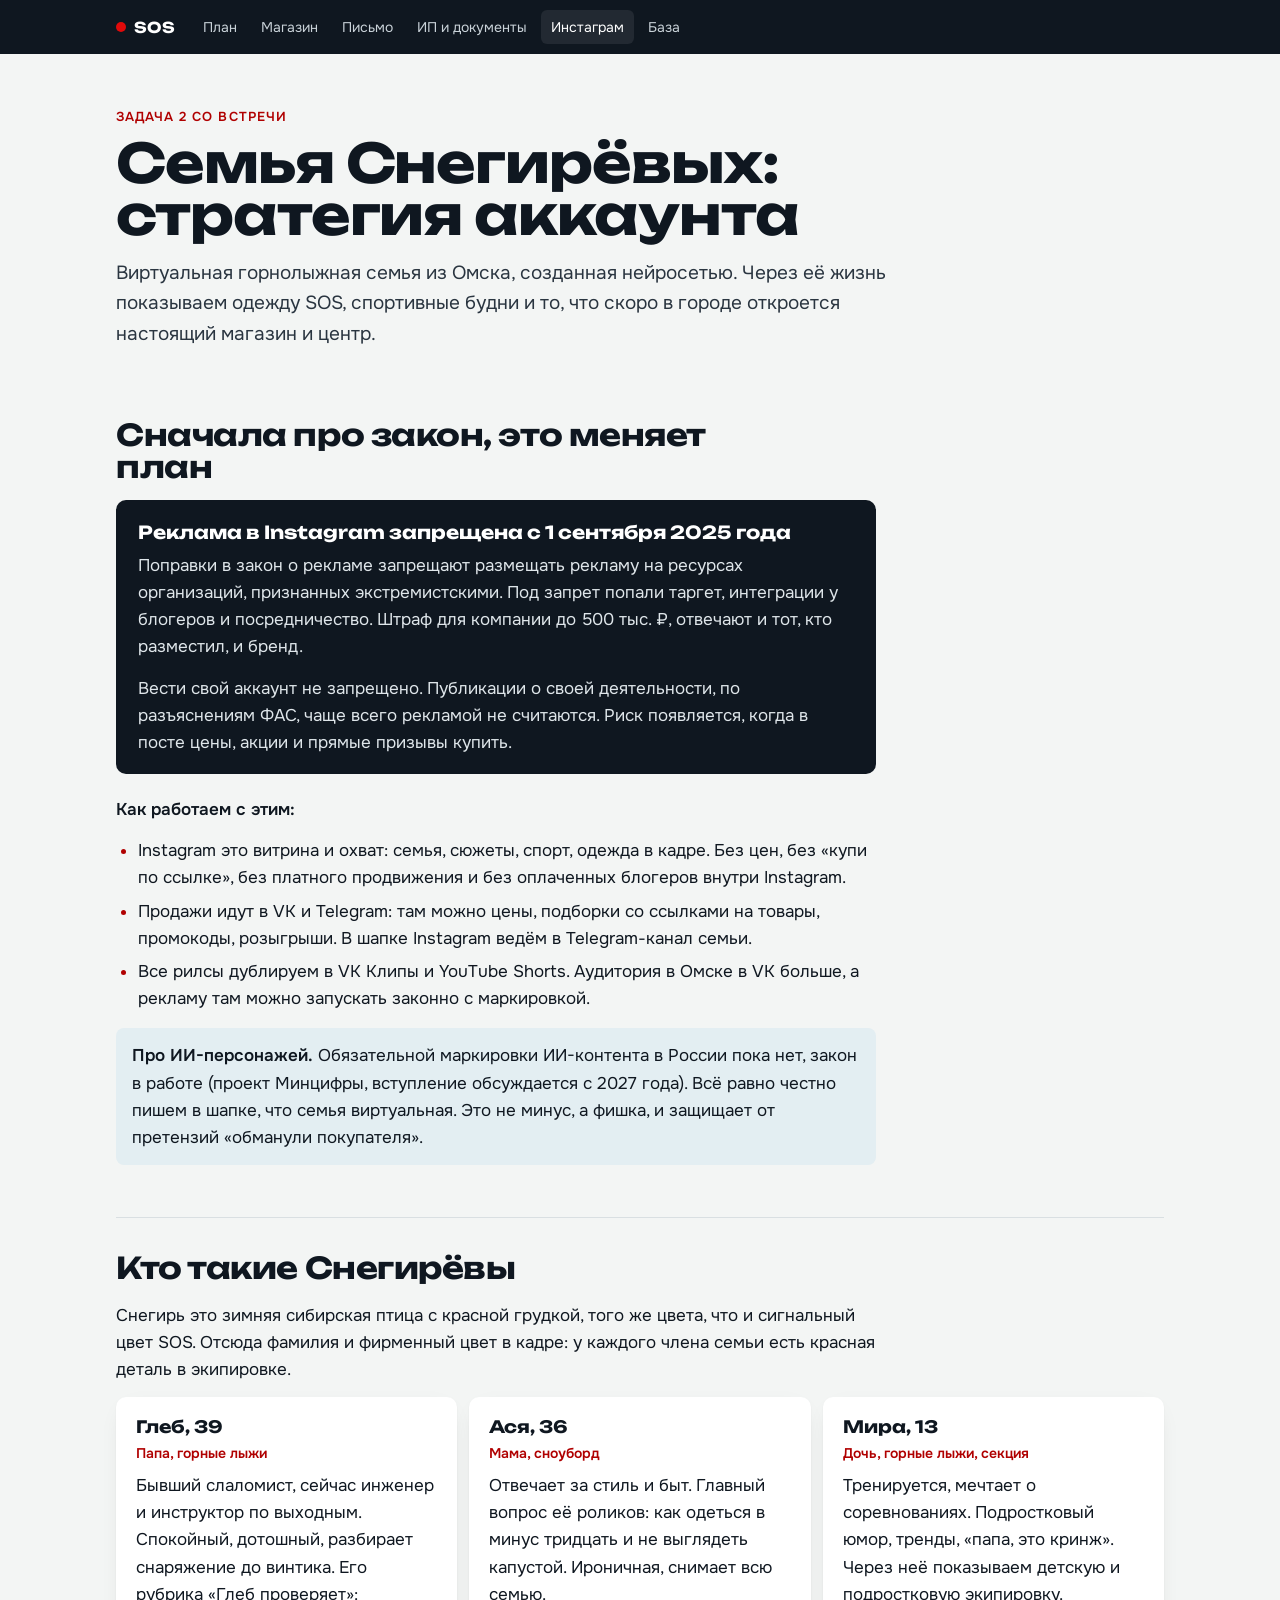
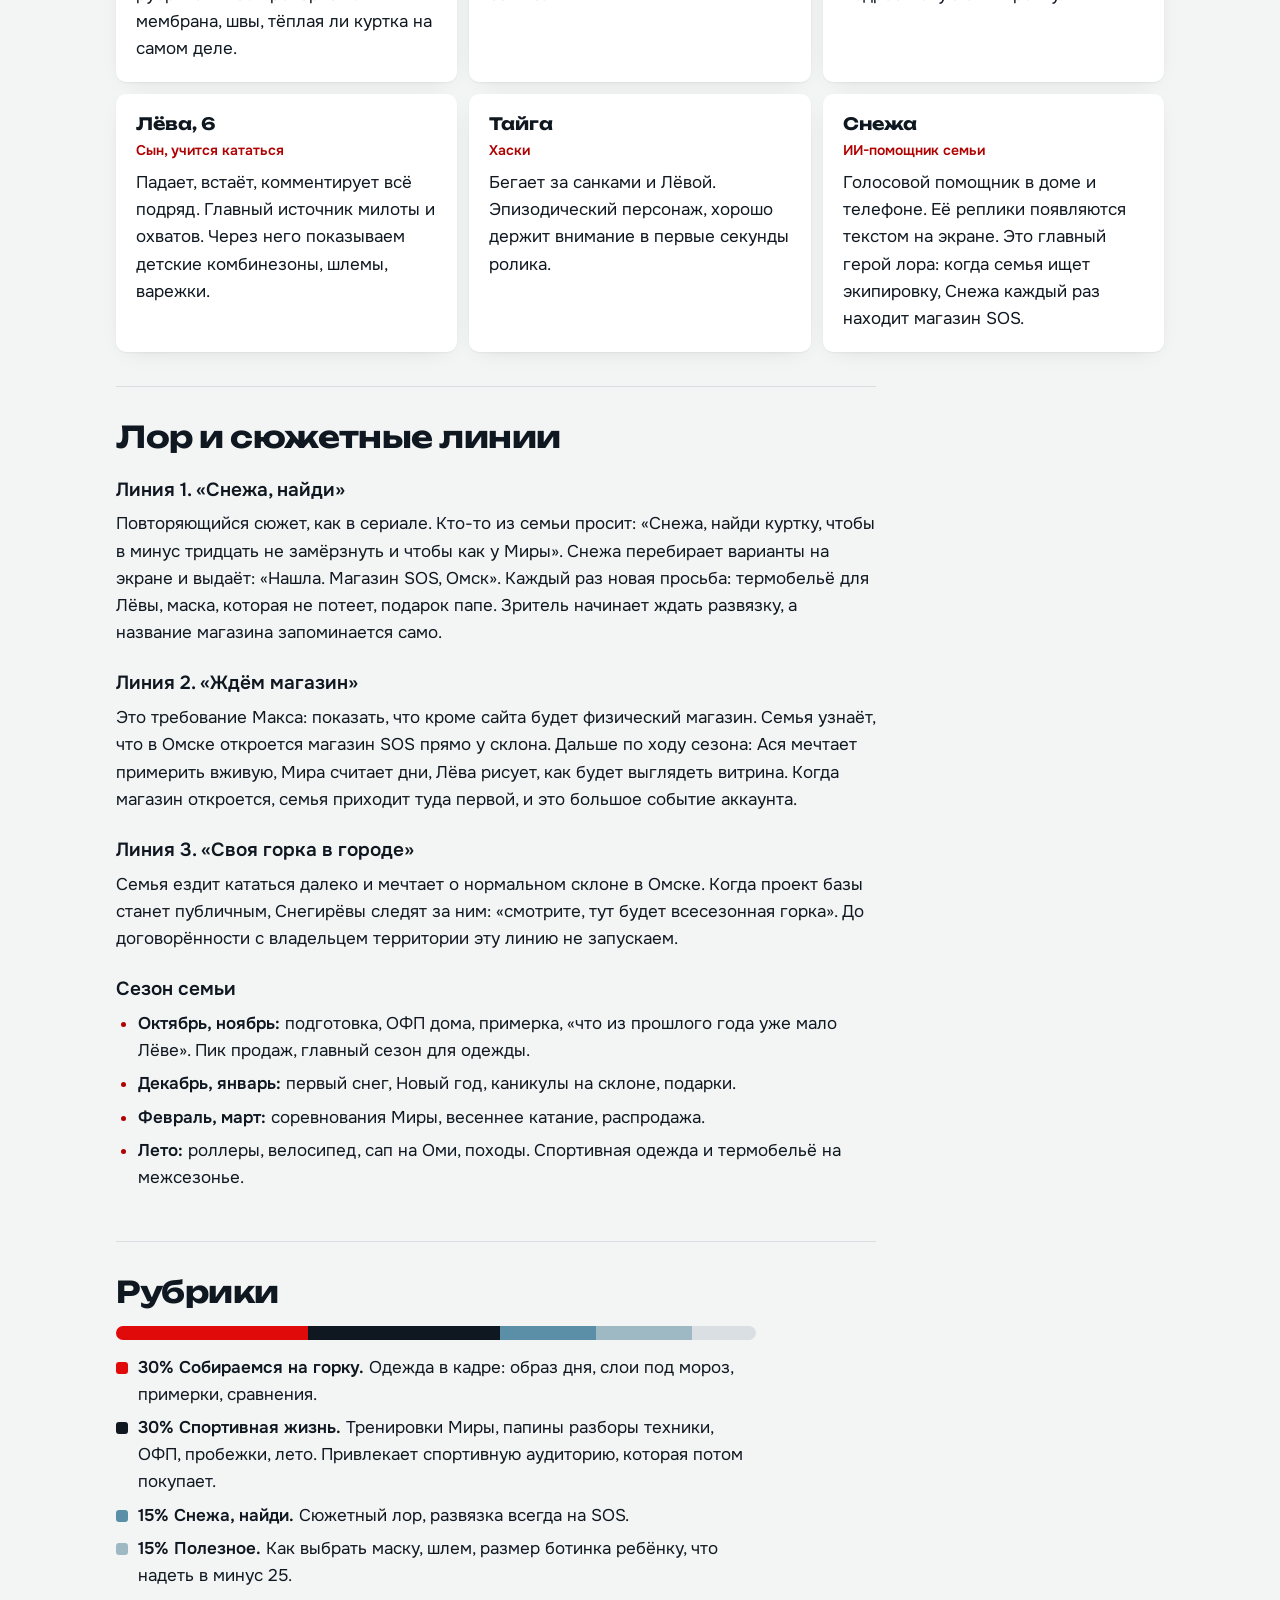
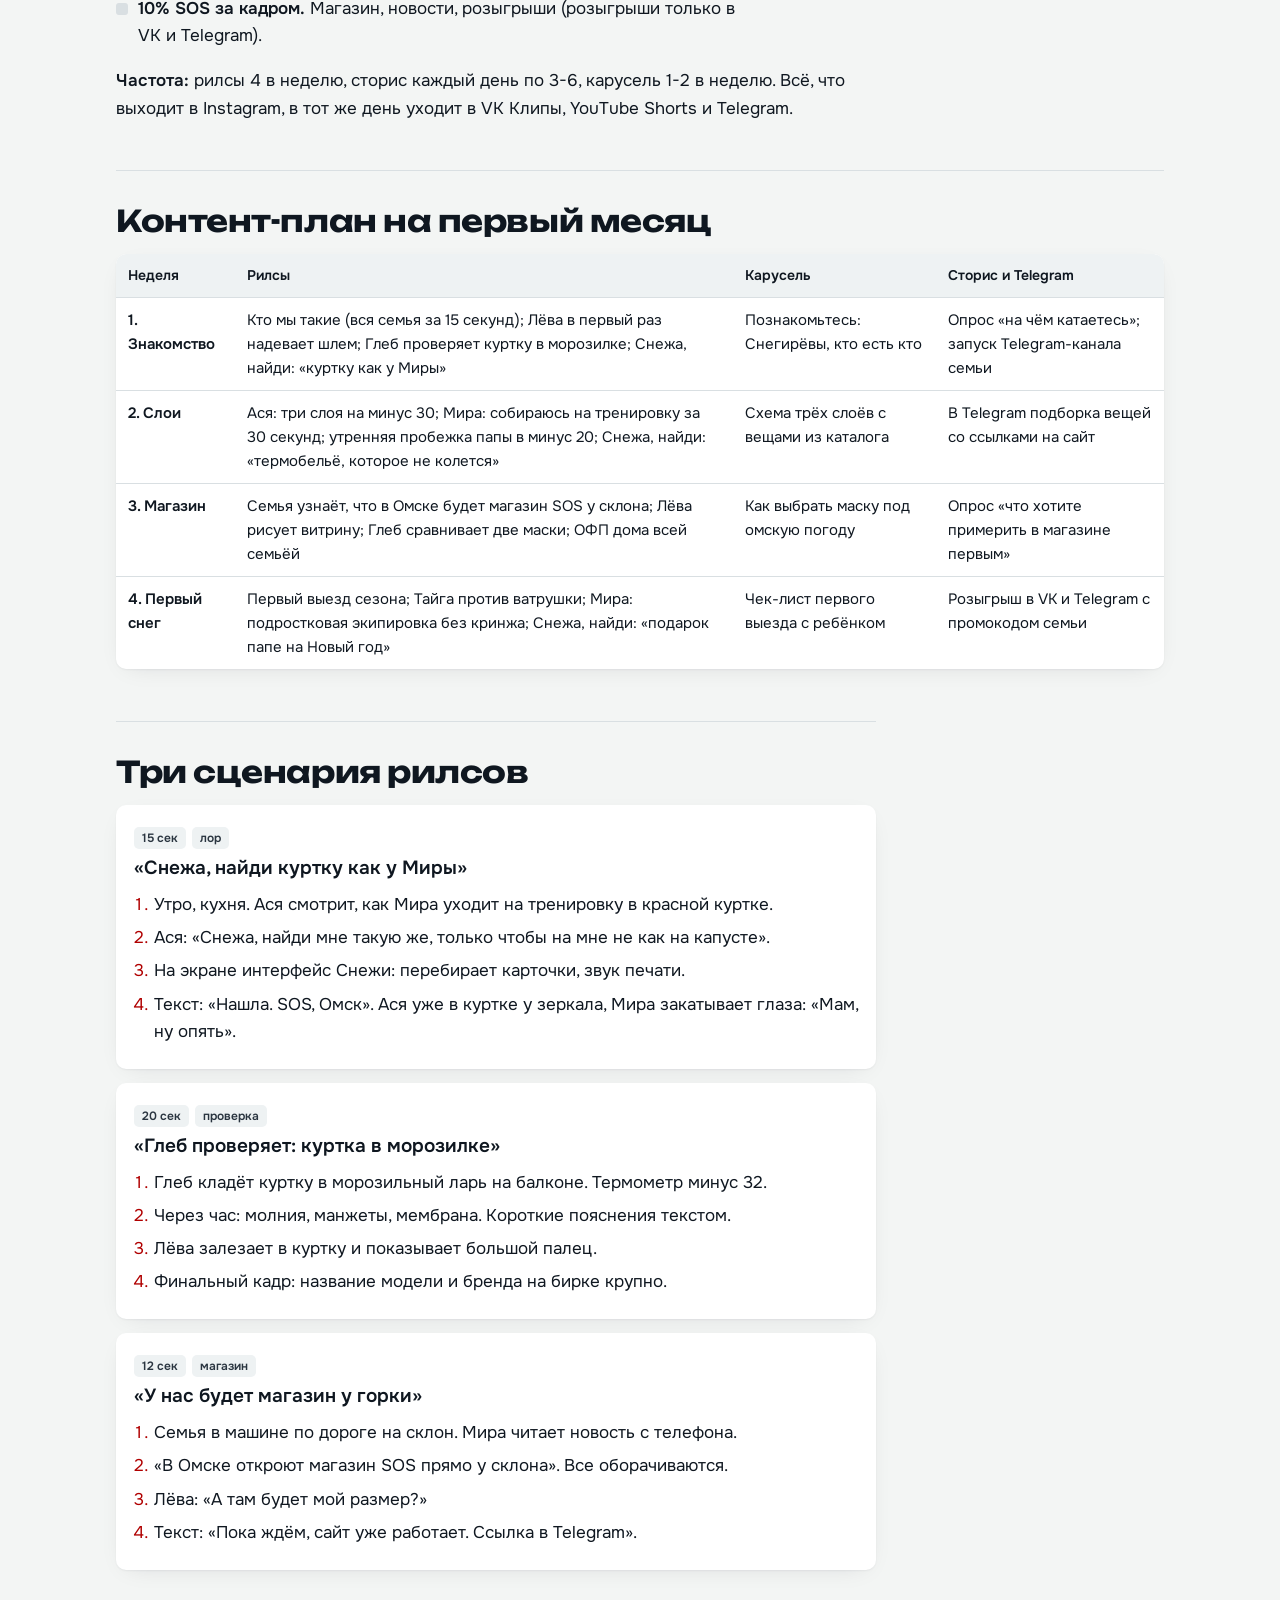
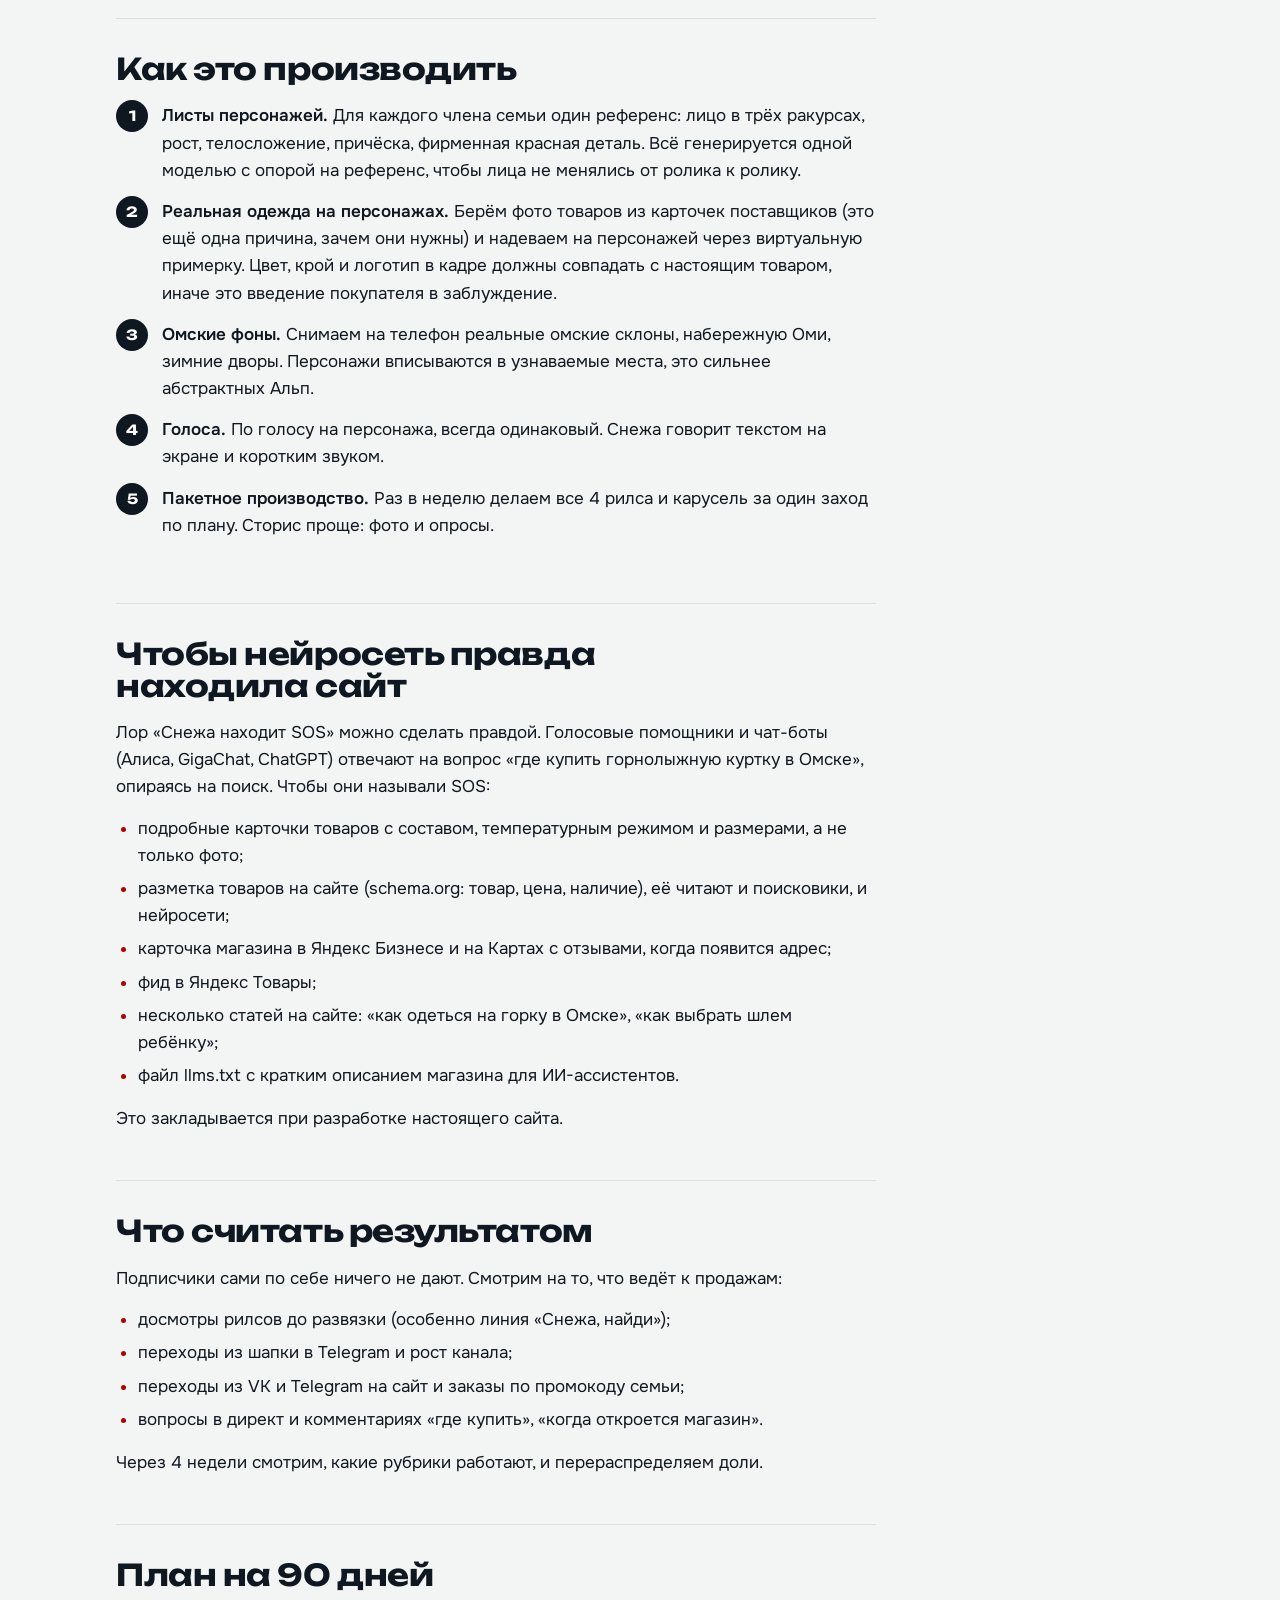
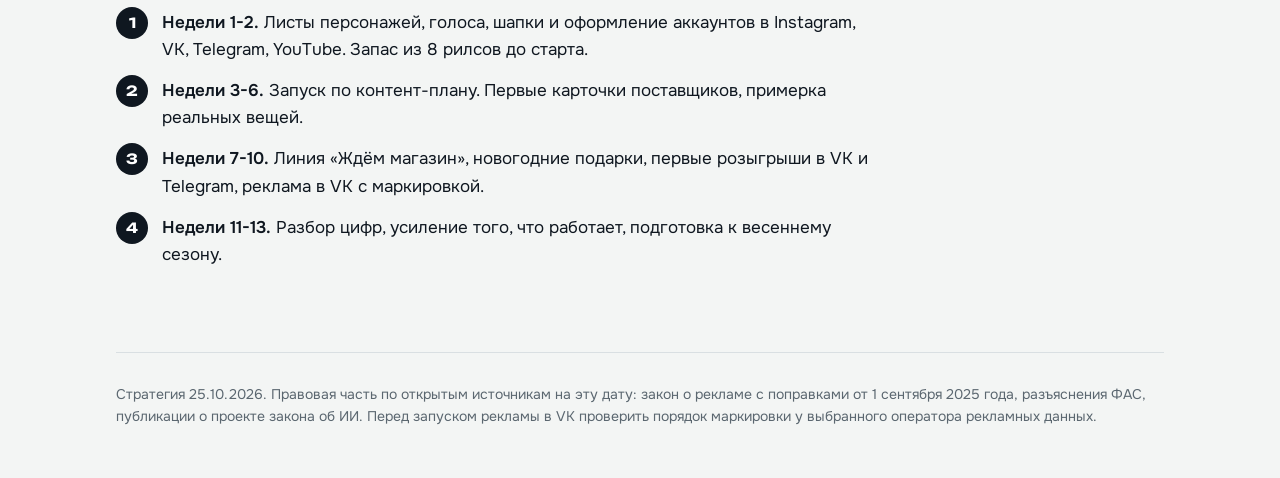
<file: smm.html>
<!doctype html>
<html lang="ru">
<head>
<meta charset="utf-8">
<meta name="viewport" content="width=device-width,initial-scale=1">
<title>Семья Снегирёвых: стратегия</title>
<meta name="robots" content="noindex">
<link rel="preconnect" href="https://fonts.googleapis.com">
<link rel="preconnect" href="https://fonts.gstatic.com" crossorigin>
<link href="https://fonts.googleapis.com/css2?family=Onest:wght@400;500;600&family=Unbounded:wght@600;700&display=swap" rel="stylesheet">
<link rel="stylesheet" href="assets/doc.css">
<style>
.fam{display:grid;gap:12px}
@media(min-width:760px){.fam{grid-template-columns:repeat(3,1fr)}}
.fam .card b{display:block;font:700 17px/1.2 var(--head);margin-bottom:4px}
.fam .card .role{font-size:14px;color:var(--signal-ink);font-weight:600;margin:0 0 8px}
.mix{display:flex;height:14px;border-radius:7px;overflow:hidden;margin:6px 0 14px;max-width:640px}
.mix span{display:block}
.legend{display:grid;gap:6px;margin:0 0 18px;padding:0;list-style:none;max-width:640px}
.legend li{display:flex;gap:10px;align-items:baseline;margin:0}
.legend i{width:12px;height:12px;border-radius:3px;flex:none;transform:translateY(1px)}
.script{background:var(--paper);border-radius:var(--radius);padding:18px;margin:0 0 14px;box-shadow:0 1px 2px #0f17200d,0 6px 24px -12px #0f172026}
.script h3{margin:0 0 10px}
.script ol{margin:0;padding-left:20px}
.script .tag{margin:0 6px 8px 0}
</style>
</head>
<body>
<div class="top"><div class="in">
  <a class="logo" href="index.html"><i></i>SOS</a>
  <nav>
    <a href="index.html">План</a>
    <a href="shop/">Магазин</a>
    <a href="pismo.html">Письмо</a>
    <a href="yur.html">ИП и документы</a>
    <a href="smm.html" aria-current="page">Инстаграм</a>
    <a href="baza.html">База</a>
  </nav>
</div></div>

<main class="wrap">
<header class="hero">
  <p class="kicker">Задача 2 со встречи</p>
  <h1>Семья Снегирёвых: стратегия аккаунта</h1>
  <p class="lead">Виртуальная горнолыжная семья из Омска, созданная нейросетью. Через её жизнь показываем одежду SOS, спортивные будни и то, что скоро в городе откроется настоящий магазин и центр.</p>
</header>

<section id="zakon" class="narrow">
  <h2>Сначала про закон, это меняет план</h2>
  <div class="verdict">
    <h3>Реклама в Instagram запрещена с 1 сентября 2025 года</h3>
    <p>Поправки в закон о рекламе запрещают размещать рекламу на ресурсах организаций, признанных экстремистскими. Под запрет попали таргет, интеграции у блогеров и посредничество. Штраф для компании до 500 тыс. ₽, отвечают и тот, кто разместил, и бренд.</p>
    <p>Вести свой аккаунт не запрещено. Публикации о своей деятельности, по разъяснениям ФАС, чаще всего рекламой не считаются. Риск появляется, когда в посте цены, акции и прямые призывы купить.</p>
  </div>
  <p><strong>Как работаем с этим:</strong></p>
  <ul>
    <li>Instagram это витрина и охват: семья, сюжеты, спорт, одежда в кадре. Без цен, без «купи по ссылке», без платного продвижения и без оплаченных блогеров внутри Instagram.</li>
    <li>Продажи идут в VK и Telegram: там можно цены, подборки со ссылками на товары, промокоды, розыгрыши. В шапке Instagram ведём в Telegram-канал семьи.</li>
    <li>Все рилсы дублируем в VK Клипы и YouTube Shorts. Аудитория в Омске в VK больше, а рекламу там можно запускать законно с маркировкой.</li>
  </ul>
  <div class="check"><p><strong>Про ИИ-персонажей.</strong> Обязательной маркировки ИИ-контента в России пока нет, закон в работе (проект Минцифры, вступление обсуждается с 2027 года). Всё равно честно пишем в шапке, что семья виртуальная. Это не минус, а фишка, и защищает от претензий «обманули покупателя».</p></div>
</section>

<section>
  <h2>Кто такие Снегирёвы</h2>
  <p class="narrow" style="max-width:70ch">Снегирь это зимняя сибирская птица с красной грудкой, того же цвета, что и сигнальный цвет SOS. Отсюда фамилия и фирменный цвет в кадре: у каждого члена семьи есть красная деталь в экипировке.</p>
  <div class="fam">
    <div class="card"><b>Глеб, 39</b><p class="role">Папа, горные лыжи</p><p>Бывший слаломист, сейчас инженер и инструктор по выходным. Спокойный, дотошный, разбирает снаряжение до винтика. Его рубрика «Глеб проверяет»: мембрана, швы, тёплая ли куртка на самом деле.</p></div>
    <div class="card"><b>Ася, 36</b><p class="role">Мама, сноуборд</p><p>Отвечает за стиль и быт. Главный вопрос её роликов: как одеться в минус тридцать и не выглядеть капустой. Ироничная, снимает всю семью.</p></div>
    <div class="card"><b>Мира, 13</b><p class="role">Дочь, горные лыжи, секция</p><p>Тренируется, мечтает о соревнованиях. Подростковый юмор, тренды, «папа, это кринж». Через неё показываем детскую и подростковую экипировку.</p></div>
    <div class="card"><b>Лёва, 6</b><p class="role">Сын, учится кататься</p><p>Падает, встаёт, комментирует всё подряд. Главный источник милоты и охватов. Через него показываем детские комбинезоны, шлемы, варежки.</p></div>
    <div class="card"><b>Тайга</b><p class="role">Хаски</p><p>Бегает за санками и Лёвой. Эпизодический персонаж, хорошо держит внимание в первые секунды ролика.</p></div>
    <div class="card"><b>Снежа</b><p class="role">ИИ-помощник семьи</p><p>Голосовой помощник в доме и телефоне. Её реплики появляются текстом на экране. Это главный герой лора: когда семья ищет экипировку, Снежа каждый раз находит магазин SOS.</p></div>
  </div>
</section>

<section class="narrow">
  <h2>Лор и сюжетные линии</h2>
  <h3>Линия 1. «Снежа, найди»</h3>
  <p>Повторяющийся сюжет, как в сериале. Кто-то из семьи просит: «Снежа, найди куртку, чтобы в минус тридцать не замёрзнуть и чтобы как у Миры». Снежа перебирает варианты на экране и выдаёт: «Нашла. Магазин SOS, Омск». Каждый раз новая просьба: термобельё для Лёвы, маска, которая не потеет, подарок папе. Зритель начинает ждать развязку, а название магазина запоминается само.</p>
  <h3>Линия 2. «Ждём магазин»</h3>
  <p>Это требование Макса: показать, что кроме сайта будет физический магазин. Семья узнаёт, что в Омске откроется магазин SOS прямо у склона. Дальше по ходу сезона: Ася мечтает примерить вживую, Мира считает дни, Лёва рисует, как будет выглядеть витрина. Когда магазин откроется, семья приходит туда первой, и это большое событие аккаунта.</p>
  <h3>Линия 3. «Своя горка в городе»</h3>
  <p>Семья ездит кататься далеко и мечтает о нормальном склоне в Омске. Когда проект базы станет публичным, Снегирёвы следят за ним: «смотрите, тут будет всесезонная горка». До договорённости с владельцем территории эту линию не запускаем.</p>
  <h3>Сезон семьи</h3>
  <ul>
    <li><strong>Октябрь, ноябрь:</strong> подготовка, ОФП дома, примерка, «что из прошлого года уже мало Лёве». Пик продаж, главный сезон для одежды.</li>
    <li><strong>Декабрь, январь:</strong> первый снег, Новый год, каникулы на склоне, подарки.</li>
    <li><strong>Февраль, март:</strong> соревнования Миры, весеннее катание, распродажа.</li>
    <li><strong>Лето:</strong> роллеры, велосипед, сап на Оми, походы. Спортивная одежда и термобельё на межсезонье.</li>
  </ul>
</section>

<section class="narrow">
  <h2>Рубрики</h2>
  <div class="mix" aria-hidden="true">
    <span style="width:30%;background:#e10a0a"></span>
    <span style="width:30%;background:#0f1720"></span>
    <span style="width:15%;background:#5b8fa8"></span>
    <span style="width:15%;background:#9fb9c4"></span>
    <span style="width:10%;background:#d9dfe2"></span>
  </div>
  <ul class="legend">
    <li><i style="background:#e10a0a"></i><span><strong>30% Собираемся на горку.</strong> Одежда в кадре: образ дня, слои под мороз, примерки, сравнения.</span></li>
    <li><i style="background:#0f1720"></i><span><strong>30% Спортивная жизнь.</strong> Тренировки Миры, папины разборы техники, ОФП, пробежки, лето. Привлекает спортивную аудиторию, которая потом покупает.</span></li>
    <li><i style="background:#5b8fa8"></i><span><strong>15% Снежа, найди.</strong> Сюжетный лор, развязка всегда на SOS.</span></li>
    <li><i style="background:#9fb9c4"></i><span><strong>15% Полезное.</strong> Как выбрать маску, шлем, размер ботинка ребёнку, что надеть в минус 25.</span></li>
    <li><i style="background:#d9dfe2"></i><span><strong>10% SOS за кадром.</strong> Магазин, новости, розыгрыши (розыгрыши только в VK и Telegram).</span></li>
  </ul>
  <p><strong>Частота:</strong> рилсы 4 в неделю, сторис каждый день по 3-6, карусель 1-2 в неделю. Всё, что выходит в Instagram, в тот же день уходит в VK Клипы, YouTube Shorts и Telegram.</p>
</section>

<section>
  <h2>Контент-план на первый месяц</h2>
  <div class="tw"><table>
    <thead><tr><th>Неделя</th><th>Рилсы</th><th>Карусель</th><th>Сторис и Telegram</th></tr></thead>
    <tbody>
      <tr><td><strong>1. Знакомство</strong></td><td>Кто мы такие (вся семья за 15 секунд); Лёва в первый раз надевает шлем; Глеб проверяет куртку в морозилке; Снежа, найди: «куртку как у Миры»</td><td>Познакомьтесь: Снегирёвы, кто есть кто</td><td>Опрос «на чём катаетесь»; запуск Telegram-канала семьи</td></tr>
      <tr><td><strong>2. Слои</strong></td><td>Ася: три слоя на минус 30; Мира: собираюсь на тренировку за 30 секунд; утренняя пробежка папы в минус 20; Снежа, найди: «термобельё, которое не колется»</td><td>Схема трёх слоёв с вещами из каталога</td><td>В Telegram подборка вещей со ссылками на сайт</td></tr>
      <tr><td><strong>3. Магазин</strong></td><td>Семья узнаёт, что в Омске будет магазин SOS у склона; Лёва рисует витрину; Глеб сравнивает две маски; ОФП дома всей семьёй</td><td>Как выбрать маску под омскую погоду</td><td>Опрос «что хотите примерить в магазине первым»</td></tr>
      <tr><td><strong>4. Первый снег</strong></td><td>Первый выезд сезона; Тайга против ватрушки; Мира: подростковая экипировка без кринжа; Снежа, найди: «подарок папе на Новый год»</td><td>Чек-лист первого выезда с ребёнком</td><td>Розыгрыш в VK и Telegram с промокодом семьи</td></tr>
    </tbody>
  </table></div>
</section>

<section class="narrow">
  <h2>Три сценария рилсов</h2>
  <div class="script">
    <span class="tag">15 сек</span><span class="tag">лор</span>
    <h3>«Снежа, найди куртку как у Миры»</h3>
    <ol>
      <li>Утро, кухня. Ася смотрит, как Мира уходит на тренировку в красной куртке.</li>
      <li>Ася: «Снежа, найди мне такую же, только чтобы на мне не как на капусте».</li>
      <li>На экране интерфейс Снежи: перебирает карточки, звук печати.</li>
      <li>Текст: «Нашла. SOS, Омск». Ася уже в куртке у зеркала, Мира закатывает глаза: «Мам, ну опять».</li>
    </ol>
  </div>
  <div class="script">
    <span class="tag">20 сек</span><span class="tag">проверка</span>
    <h3>«Глеб проверяет: куртка в морозилке»</h3>
    <ol>
      <li>Глеб кладёт куртку в морозильный ларь на балконе. Термометр минус 32.</li>
      <li>Через час: молния, манжеты, мембрана. Короткие пояснения текстом.</li>
      <li>Лёва залезает в куртку и показывает большой палец.</li>
      <li>Финальный кадр: название модели и бренда на бирке крупно.</li>
    </ol>
  </div>
  <div class="script">
    <span class="tag">12 сек</span><span class="tag">магазин</span>
    <h3>«У нас будет магазин у горки»</h3>
    <ol>
      <li>Семья в машине по дороге на склон. Мира читает новость с телефона.</li>
      <li>«В Омске откроют магазин SOS прямо у склона». Все оборачиваются.</li>
      <li>Лёва: «А там будет мой размер?»</li>
      <li>Текст: «Пока ждём, сайт уже работает. Ссылка в Telegram».</li>
    </ol>
  </div>
</section>

<section class="narrow">
  <h2>Как это производить</h2>
  <ol class="steps">
    <li><strong>Листы персонажей.</strong> Для каждого члена семьи один референс: лицо в трёх ракурсах, рост, телосложение, причёска, фирменная красная деталь. Всё генерируется одной моделью с опорой на референс, чтобы лица не менялись от ролика к ролику.</li>
    <li><strong>Реальная одежда на персонажах.</strong> Берём фото товаров из карточек поставщиков (это ещё одна причина, зачем они нужны) и надеваем на персонажей через виртуальную примерку. Цвет, крой и логотип в кадре должны совпадать с настоящим товаром, иначе это введение покупателя в заблуждение.</li>
    <li><strong>Омские фоны.</strong> Снимаем на телефон реальные омские склоны, набережную Оми, зимние дворы. Персонажи вписываются в узнаваемые места, это сильнее абстрактных Альп.</li>
    <li><strong>Голоса.</strong> По голосу на персонажа, всегда одинаковый. Снежа говорит текстом на экране и коротким звуком.</li>
    <li><strong>Пакетное производство.</strong> Раз в неделю делаем все 4 рилса и карусель за один заход по плану. Сторис проще: фото и опросы.</li>
  </ol>
</section>

<section class="narrow">
  <h2>Чтобы нейросеть правда находила сайт</h2>
  <p>Лор «Снежа находит SOS» можно сделать правдой. Голосовые помощники и чат-боты (Алиса, GigaChat, ChatGPT) отвечают на вопрос «где купить горнолыжную куртку в Омске», опираясь на поиск. Чтобы они называли SOS:</p>
  <ul>
    <li>подробные карточки товаров с составом, температурным режимом и размерами, а не только фото;</li>
    <li>разметка товаров на сайте (schema.org: товар, цена, наличие), её читают и поисковики, и нейросети;</li>
    <li>карточка магазина в Яндекс Бизнесе и на Картах с отзывами, когда появится адрес;</li>
    <li>фид в Яндекс Товары;</li>
    <li>несколько статей на сайте: «как одеться на горку в Омске», «как выбрать шлем ребёнку»;</li>
    <li>файл llms.txt с кратким описанием магазина для ИИ-ассистентов.</li>
  </ul>
  <p>Это закладывается при разработке настоящего сайта.</p>
</section>

<section class="narrow">
  <h2>Что считать результатом</h2>
  <p>Подписчики сами по себе ничего не дают. Смотрим на то, что ведёт к продажам:</p>
  <ul>
    <li>досмотры рилсов до развязки (особенно линия «Снежа, найди»);</li>
    <li>переходы из шапки в Telegram и рост канала;</li>
    <li>переходы из VK и Telegram на сайт и заказы по промокоду семьи;</li>
    <li>вопросы в директ и комментариях «где купить», «когда откроется магазин».</li>
  </ul>
  <p>Через 4 недели смотрим, какие рубрики работают, и перераспределяем доли.</p>
</section>

<section class="narrow">
  <h2>План на 90 дней</h2>
  <ol class="steps">
    <li><strong>Недели 1-2.</strong> Листы персонажей, голоса, шапки и оформление аккаунтов в Instagram, VK, Telegram, YouTube. Запас из 8 рилсов до старта.</li>
    <li><strong>Недели 3-6.</strong> Запуск по контент-плану. Первые карточки поставщиков, примерка реальных вещей.</li>
    <li><strong>Недели 7-10.</strong> Линия «Ждём магазин», новогодние подарки, первые розыгрыши в VK и Telegram, реклама в VK с маркировкой.</li>
    <li><strong>Недели 11-13.</strong> Разбор цифр, усиление того, что работает, подготовка к весеннему сезону.</li>
  </ol>
</section>

<footer class="foot">Стратегия 25.10.2026. Правовая часть по открытым источникам на эту дату: закон о рекламе с поправками от 1 сентября 2025 года, разъяснения ФАС, публикации о проекте закона об ИИ. Перед запуском рекламы в VK проверить порядок маркировки у выбранного оператора рекламных данных.</footer>
</main>
</body>
</html>
</file>
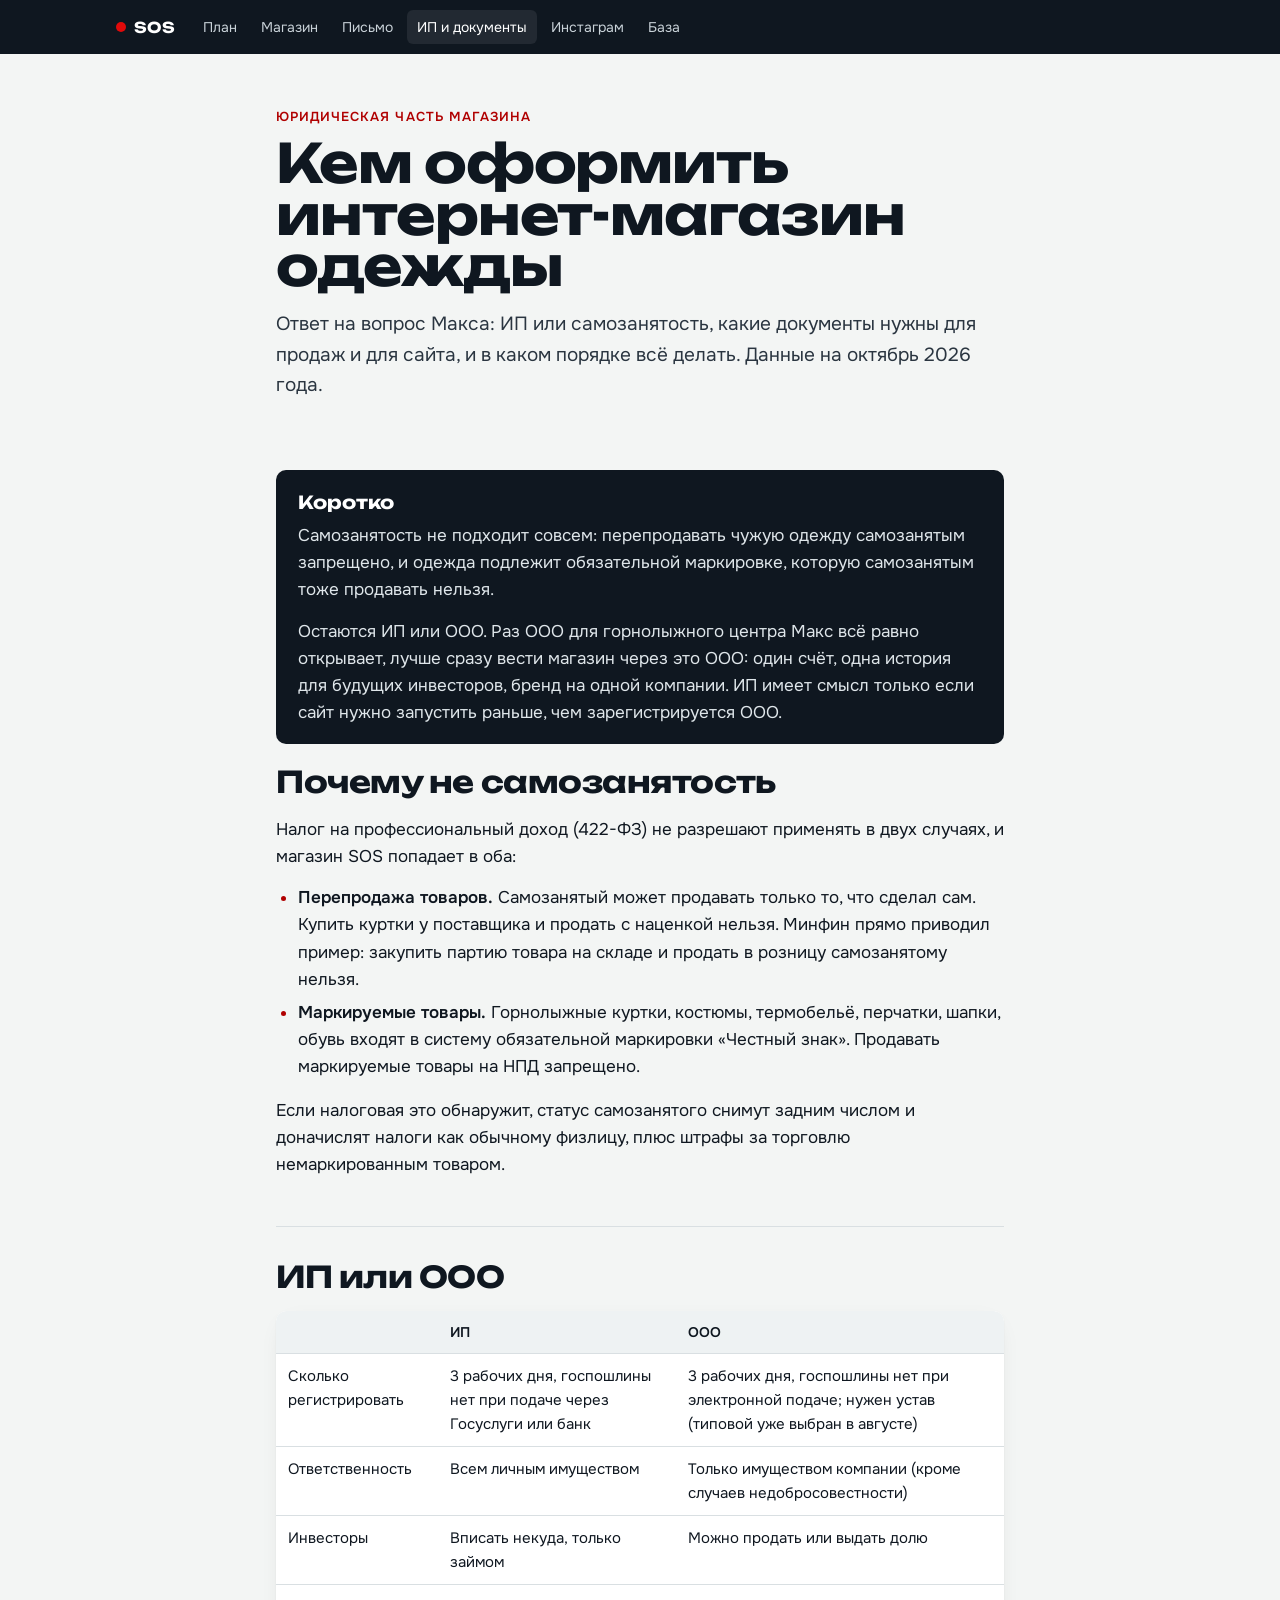
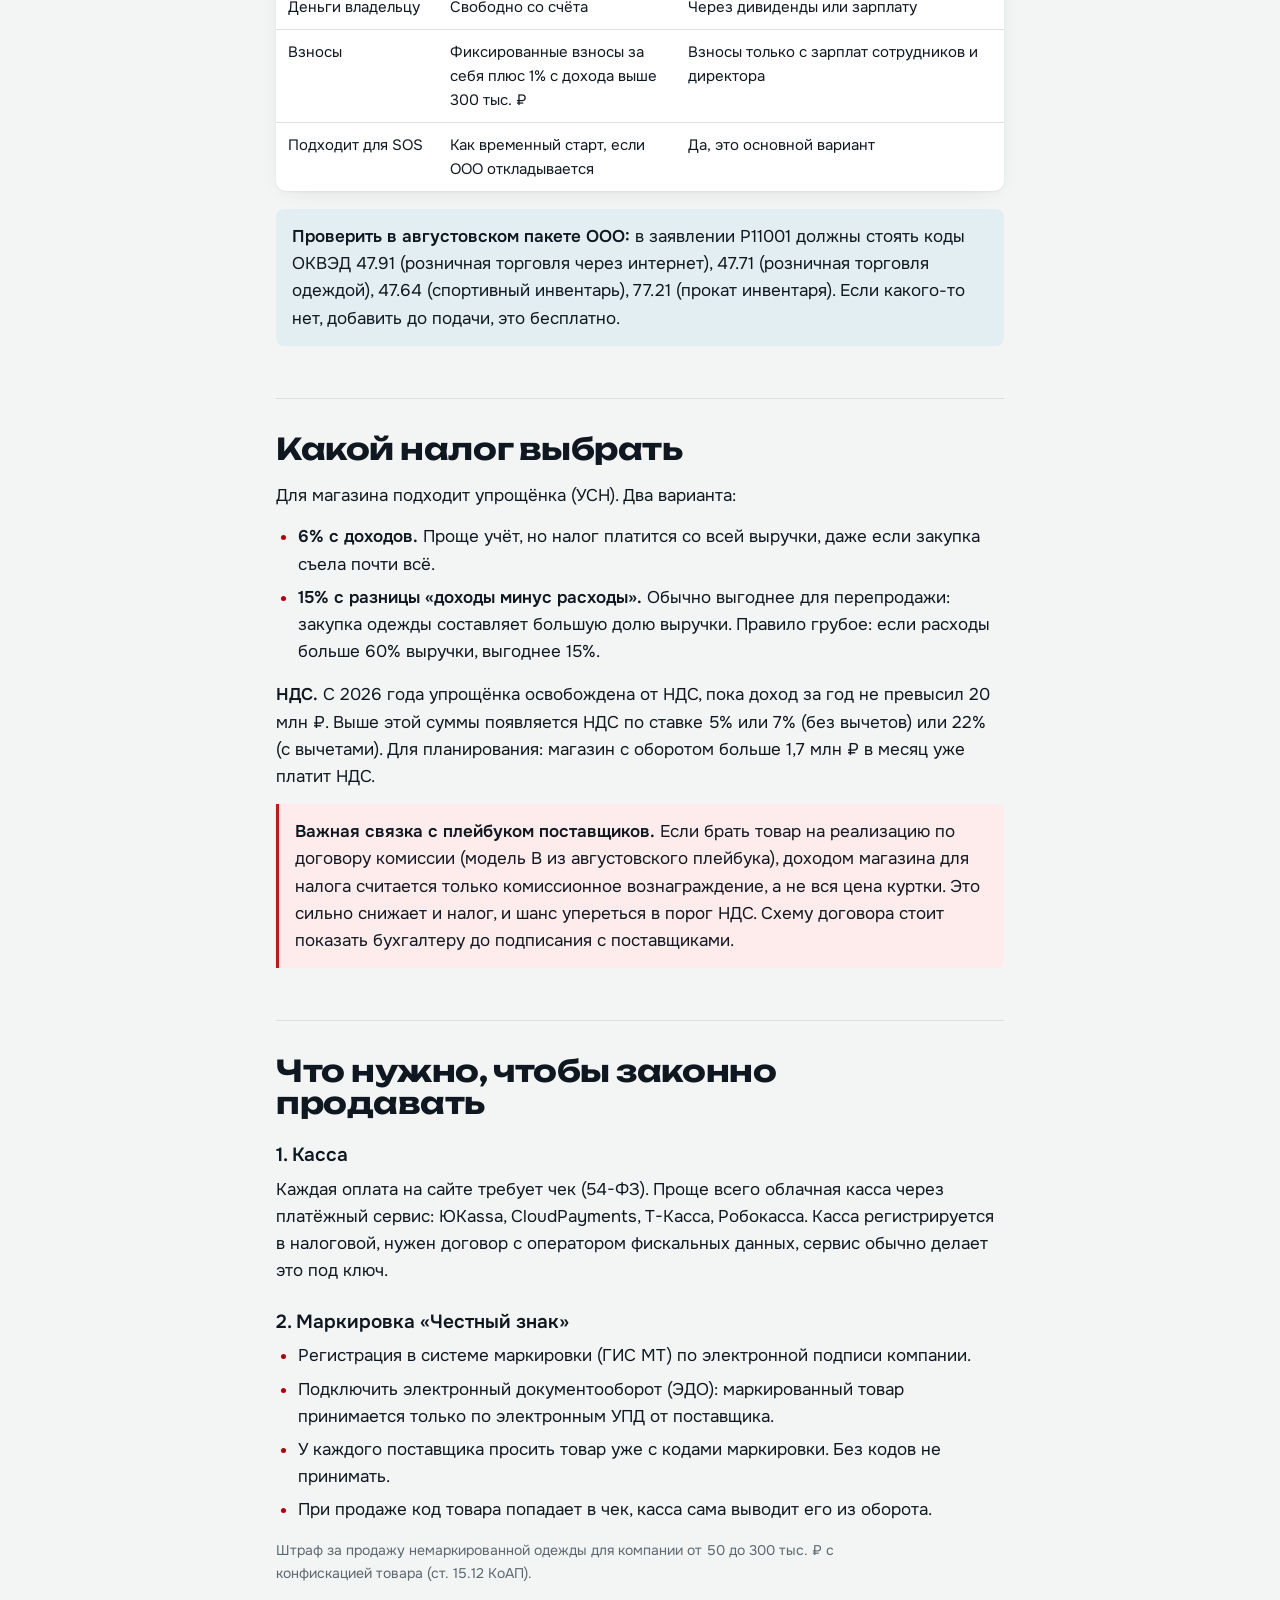
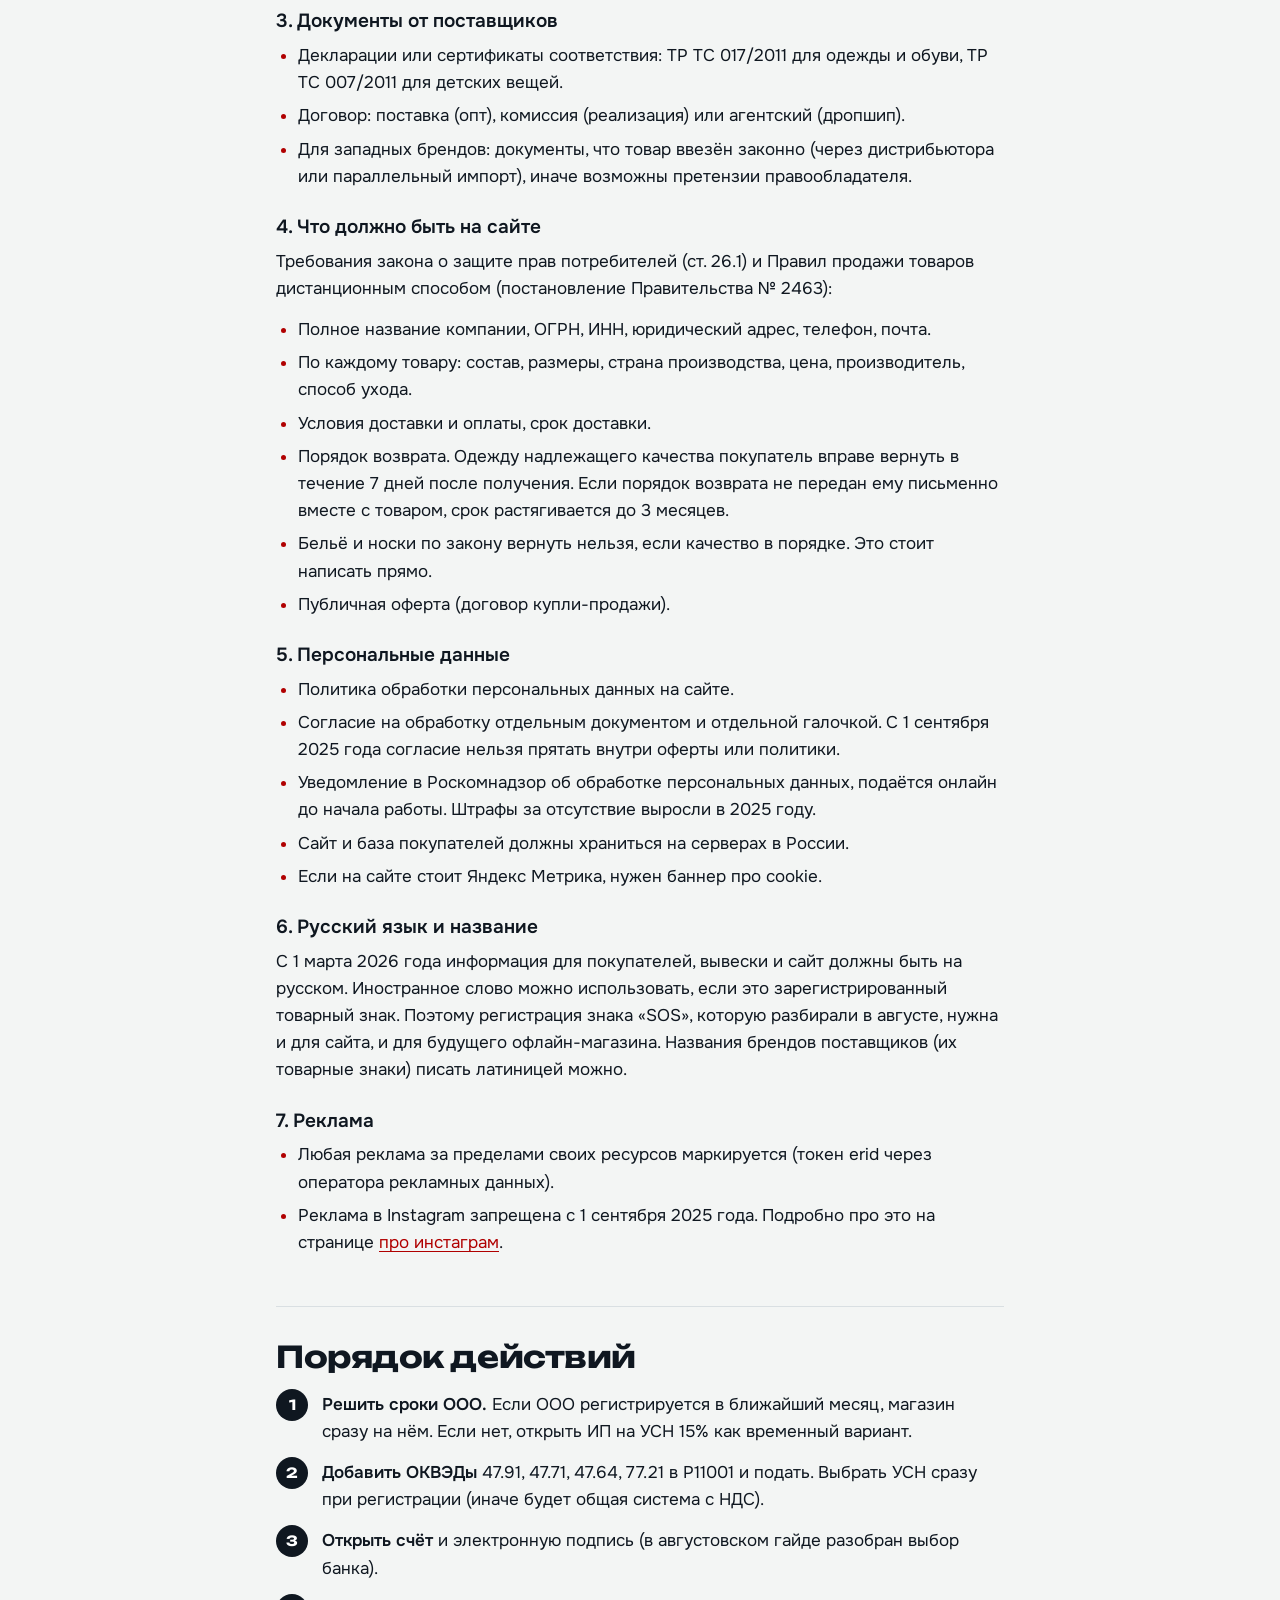
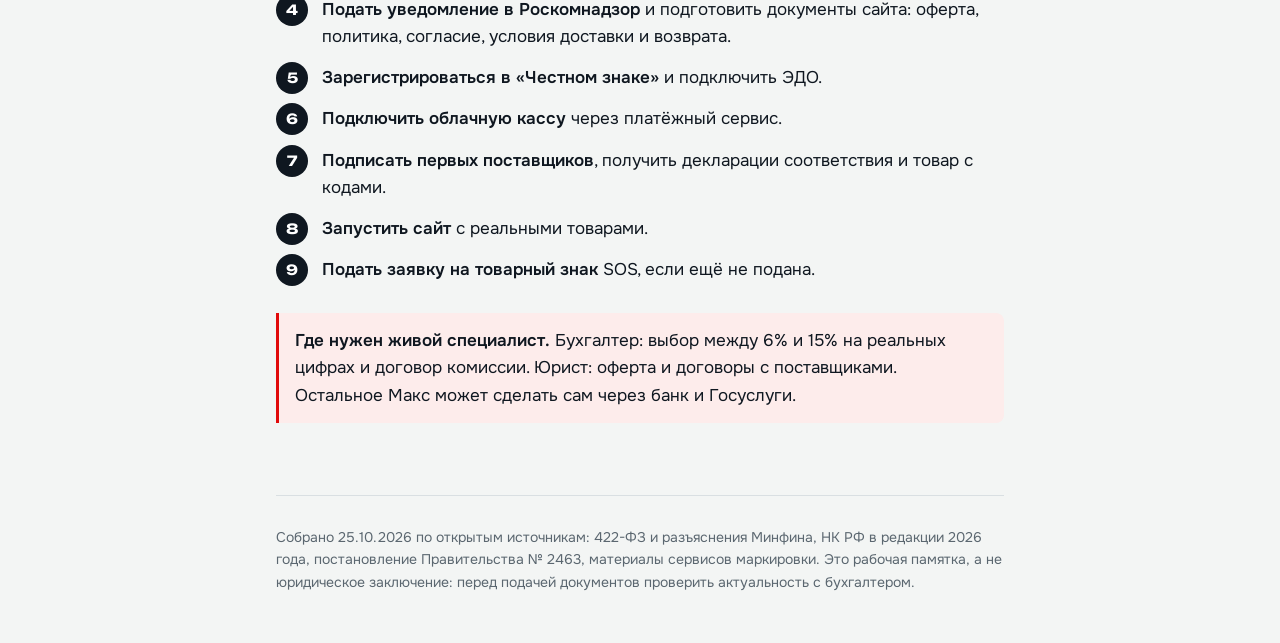
<file: yur.html>
<!doctype html>
<html lang="ru">
<head>
<meta charset="utf-8">
<meta name="viewport" content="width=device-width,initial-scale=1">
<title>ИП или самозанятость: интернет-магазин SOS</title>
<meta name="robots" content="noindex">
<link rel="preconnect" href="https://fonts.googleapis.com">
<link rel="preconnect" href="https://fonts.gstatic.com" crossorigin>
<link href="https://fonts.googleapis.com/css2?family=Onest:wght@400;500;600&family=Unbounded:wght@600;700&display=swap" rel="stylesheet">
<link rel="stylesheet" href="assets/doc.css">
</head>
<body>
<div class="top"><div class="in">
  <a class="logo" href="index.html"><i></i>SOS</a>
  <nav>
    <a href="index.html">План</a>
    <a href="shop/">Магазин</a>
    <a href="pismo.html">Письмо</a>
    <a href="yur.html" aria-current="page">ИП и документы</a>
    <a href="smm.html">Инстаграм</a>
    <a href="baza.html">База</a>
  </nav>
</div></div>

<main class="wrap narrow">
<header class="hero">
  <p class="kicker">Юридическая часть магазина</p>
  <h1>Кем оформить интернет-магазин одежды</h1>
  <p class="lead">Ответ на вопрос Макса: ИП или самозанятость, какие документы нужны для продаж и для сайта, и в каком порядке всё делать. Данные на октябрь 2026 года.</p>
</header>

<section>
  <div class="verdict">
    <h3>Коротко</h3>
    <p>Самозанятость не подходит совсем: перепродавать чужую одежду самозанятым запрещено, и одежда подлежит обязательной маркировке, которую самозанятым тоже продавать нельзя.</p>
    <p>Остаются ИП или ООО. Раз ООО для горнолыжного центра Макс всё равно открывает, лучше сразу вести магазин через это ООО: один счёт, одна история для будущих инвесторов, бренд на одной компании. ИП имеет смысл только если сайт нужно запустить раньше, чем зарегистрируется ООО.</p>
  </div>

  <h2>Почему не самозанятость</h2>
  <p>Налог на профессиональный доход (422-ФЗ) не разрешают применять в двух случаях, и магазин SOS попадает в оба:</p>
  <ul>
    <li><strong>Перепродажа товаров.</strong> Самозанятый может продавать только то, что сделал сам. Купить куртки у поставщика и продать с наценкой нельзя. Минфин прямо приводил пример: закупить партию товара на складе и продать в розницу самозанятому нельзя.</li>
    <li><strong>Маркируемые товары.</strong> Горнолыжные куртки, костюмы, термобельё, перчатки, шапки, обувь входят в систему обязательной маркировки «Честный знак». Продавать маркируемые товары на НПД запрещено.</li>
  </ul>
  <p>Если налоговая это обнаружит, статус самозанятого снимут задним числом и доначислят налоги как обычному физлицу, плюс штрафы за торговлю немаркированным товаром.</p>
</section>

<section>
  <h2>ИП или ООО</h2>
  <div class="tw"><table>
    <thead><tr><th></th><th>ИП</th><th>ООО</th></tr></thead>
    <tbody>
      <tr><td>Сколько регистрировать</td><td>3 рабочих дня, госпошлины нет при подаче через Госуслуги или банк</td><td>3 рабочих дня, госпошлины нет при электронной подаче; нужен устав (типовой уже выбран в августе)</td></tr>
      <tr><td>Ответственность</td><td>Всем личным имуществом</td><td>Только имуществом компании (кроме случаев недобросовестности)</td></tr>
      <tr><td>Инвесторы</td><td>Вписать некуда, только займом</td><td>Можно продать или выдать долю</td></tr>
      <tr><td>Деньги владельцу</td><td>Свободно со счёта</td><td>Через дивиденды или зарплату</td></tr>
      <tr><td>Взносы</td><td>Фиксированные взносы за себя плюс 1% с дохода выше 300 тыс. ₽</td><td>Взносы только с зарплат сотрудников и директора</td></tr>
      <tr><td>Подходит для SOS</td><td>Как временный старт, если ООО откладывается</td><td>Да, это основной вариант</td></tr>
    </tbody>
  </table></div>

  <div class="check">
    <p><strong>Проверить в августовском пакете ООО:</strong> в заявлении Р11001 должны стоять коды ОКВЭД 47.91 (розничная торговля через интернет), 47.71 (розничная торговля одеждой), 47.64 (спортивный инвентарь), 77.21 (прокат инвентаря). Если какого-то нет, добавить до подачи, это бесплатно.</p>
  </div>
</section>

<section>
  <h2>Какой налог выбрать</h2>
  <p>Для магазина подходит упрощёнка (УСН). Два варианта:</p>
  <ul>
    <li><strong>6% с доходов.</strong> Проще учёт, но налог платится со всей выручки, даже если закупка съела почти всё.</li>
    <li><strong>15% с разницы «доходы минус расходы».</strong> Обычно выгоднее для перепродажи: закупка одежды составляет большую долю выручки. Правило грубое: если расходы больше 60% выручки, выгоднее 15%.</li>
  </ul>
  <p><strong>НДС.</strong> С 2026 года упрощёнка освобождена от НДС, пока доход за год не превысил 20 млн ₽. Выше этой суммы появляется НДС по ставке 5% или 7% (без вычетов) или 22% (с вычетами). Для планирования: магазин с оборотом больше 1,7 млн ₽ в месяц уже платит НДС.</p>
  <div class="note">
    <p><strong>Важная связка с плейбуком поставщиков.</strong> Если брать товар на реализацию по договору комиссии (модель B из августовского плейбука), доходом магазина для налога считается только комиссионное вознаграждение, а не вся цена куртки. Это сильно снижает и налог, и шанс упереться в порог НДС. Схему договора стоит показать бухгалтеру до подписания с поставщиками.</p>
  </div>
</section>

<section>
  <h2>Что нужно, чтобы законно продавать</h2>

  <h3>1. Касса</h3>
  <p>Каждая оплата на сайте требует чек (54-ФЗ). Проще всего облачная касса через платёжный сервис: ЮKassa, CloudPayments, Т-Касса, Робокасса. Касса регистрируется в налоговой, нужен договор с оператором фискальных данных, сервис обычно делает это под ключ.</p>

  <h3>2. Маркировка «Честный знак»</h3>
  <ul>
    <li>Регистрация в системе маркировки (ГИС МТ) по электронной подписи компании.</li>
    <li>Подключить электронный документооборот (ЭДО): маркированный товар принимается только по электронным УПД от поставщика.</li>
    <li>У каждого поставщика просить товар уже с кодами маркировки. Без кодов не принимать.</li>
    <li>При продаже код товара попадает в чек, касса сама выводит его из оборота.</li>
  </ul>
  <p class="small">Штраф за продажу немаркированной одежды для компании от 50 до 300 тыс. ₽ с конфискацией товара (ст. 15.12 КоАП).</p>

  <h3>3. Документы от поставщиков</h3>
  <ul>
    <li>Декларации или сертификаты соответствия: ТР ТС 017/2011 для одежды и обуви, ТР ТС 007/2011 для детских вещей.</li>
    <li>Договор: поставка (опт), комиссия (реализация) или агентский (дропшип).</li>
    <li>Для западных брендов: документы, что товар ввезён законно (через дистрибьютора или параллельный импорт), иначе возможны претензии правообладателя.</li>
  </ul>

  <h3>4. Что должно быть на сайте</h3>
  <p>Требования закона о защите прав потребителей (ст. 26.1) и Правил продажи товаров дистанционным способом (постановление Правительства № 2463):</p>
  <ul>
    <li>Полное название компании, ОГРН, ИНН, юридический адрес, телефон, почта.</li>
    <li>По каждому товару: состав, размеры, страна производства, цена, производитель, способ ухода.</li>
    <li>Условия доставки и оплаты, срок доставки.</li>
    <li>Порядок возврата. Одежду надлежащего качества покупатель вправе вернуть в течение 7 дней после получения. Если порядок возврата не передан ему письменно вместе с товаром, срок растягивается до 3 месяцев.</li>
    <li>Бельё и носки по закону вернуть нельзя, если качество в порядке. Это стоит написать прямо.</li>
    <li>Публичная оферта (договор купли-продажи).</li>
  </ul>

  <h3>5. Персональные данные</h3>
  <ul>
    <li>Политика обработки персональных данных на сайте.</li>
    <li>Согласие на обработку отдельным документом и отдельной галочкой. С 1 сентября 2025 года согласие нельзя прятать внутри оферты или политики.</li>
    <li>Уведомление в Роскомнадзор об обработке персональных данных, подаётся онлайн до начала работы. Штрафы за отсутствие выросли в 2025 году.</li>
    <li>Сайт и база покупателей должны храниться на серверах в России.</li>
    <li>Если на сайте стоит Яндекс Метрика, нужен баннер про cookie.</li>
  </ul>

  <h3>6. Русский язык и название</h3>
  <p>С 1 марта 2026 года информация для покупателей, вывески и сайт должны быть на русском. Иностранное слово можно использовать, если это зарегистрированный товарный знак. Поэтому регистрация знака «SOS», которую разбирали в августе, нужна и для сайта, и для будущего офлайн-магазина. Названия брендов поставщиков (их товарные знаки) писать латиницей можно.</p>

  <h3>7. Реклама</h3>
  <ul>
    <li>Любая реклама за пределами своих ресурсов маркируется (токен erid через оператора рекламных данных).</li>
    <li>Реклама в Instagram запрещена с 1 сентября 2025 года. Подробно про это на странице <a href="smm.html#zakon">про инстаграм</a>.</li>
  </ul>
</section>

<section>
  <h2>Порядок действий</h2>
  <ol class="steps">
    <li><strong>Решить сроки ООО.</strong> Если ООО регистрируется в ближайший месяц, магазин сразу на нём. Если нет, открыть ИП на УСН 15% как временный вариант.</li>
    <li><strong>Добавить ОКВЭДы</strong> 47.91, 47.71, 47.64, 77.21 в Р11001 и подать. Выбрать УСН сразу при регистрации (иначе будет общая система с НДС).</li>
    <li><strong>Открыть счёт</strong> и электронную подпись (в августовском гайде разобран выбор банка).</li>
    <li><strong>Подать уведомление в Роскомнадзор</strong> и подготовить документы сайта: оферта, политика, согласие, условия доставки и возврата.</li>
    <li><strong>Зарегистрироваться в «Честном знаке»</strong> и подключить ЭДО.</li>
    <li><strong>Подключить облачную кассу</strong> через платёжный сервис.</li>
    <li><strong>Подписать первых поставщиков</strong>, получить декларации соответствия и товар с кодами.</li>
    <li><strong>Запустить сайт</strong> с реальными товарами.</li>
    <li><strong>Подать заявку на товарный знак</strong> SOS, если ещё не подана.</li>
  </ol>
  <div class="note">
    <p><strong>Где нужен живой специалист.</strong> Бухгалтер: выбор между 6% и 15% на реальных цифрах и договор комиссии. Юрист: оферта и договоры с поставщиками. Остальное Макс может сделать сам через банк и Госуслуги.</p>
  </div>
</section>

<footer class="foot">
  Собрано 25.10.2026 по открытым источникам: 422-ФЗ и разъяснения Минфина, НК РФ в редакции 2026 года, постановление Правительства № 2463, материалы сервисов маркировки. Это рабочая памятка, а не юридическое заключение: перед подачей документов проверить актуальность с бухгалтером.
</footer>
</main>
</body>
</html>
</file>
<file: assets/doc.css>
/* Общий стиль рабочих страниц SOS */
:root{
  --ink:#0f1720;
  --ink-2:#2a3540;
  --muted:#5b6770;
  --line:#d9dfe2;
  --snow:#f3f5f4;
  --paper:#ffffff;
  --ice:#e3eef2;
  --signal:#e10a0a;
  --signal-ink:#b00000;
  --ok:#1f7a4d;
  --warn:#9a6200;
  --radius:10px;
  --head:"Unbounded",system-ui,sans-serif;
  --body:"Onest",system-ui,sans-serif;
}
*{box-sizing:border-box}
html{-webkit-text-size-adjust:100%;scroll-behavior:smooth}
body{margin:0;background:var(--snow);color:var(--ink);font:400 17px/1.6 var(--body)}
img{max-width:100%;display:block}
a{color:var(--signal-ink);text-underline-offset:3px}
a:hover{color:var(--signal)}

.top{position:sticky;top:0;z-index:20;background:var(--ink);color:#fff}
.top .in{max-width:1080px;margin:0 auto;padding:10px 16px;display:flex;gap:18px;align-items:center;overflow-x:auto;scrollbar-width:none}
.top .in::-webkit-scrollbar{display:none}
.top .logo{font:700 15px/1 var(--head);letter-spacing:.02em;color:#fff;text-decoration:none;white-space:nowrap;display:flex;align-items:center;gap:8px}
.top .logo i{width:10px;height:10px;border-radius:50%;background:var(--signal);display:inline-block}
.top nav{display:flex;gap:4px}
.top nav a{color:#c9d2d8;text-decoration:none;font-size:14px;padding:6px 10px;border-radius:6px;white-space:nowrap}
.top nav a:hover,.top nav a[aria-current]{color:#fff;background:#ffffff14}

.wrap{max-width:1080px;margin:0 auto;padding:0 16px}
.narrow{max-width:760px}

header.hero{padding:56px 0 36px}
header.hero .kicker{font:600 13px/1 var(--body);letter-spacing:.08em;text-transform:uppercase;color:var(--signal-ink);margin:0 0 14px}
header.hero h1{font:700 clamp(30px,5.2vw,54px)/.95 var(--head);letter-spacing:-.02em;margin:0 0 18px;max-width:16ch}
header.hero .lead{font-size:19px;color:var(--ink-2);max-width:62ch;margin:0}

section{padding:34px 0;border-top:1px solid var(--line)}
section:first-of-type{border-top:0}
h2{font:700 clamp(22px,3.2vw,30px)/1.05 var(--head);letter-spacing:-.015em;margin:0 0 18px;max-width:24ch}
h3{font:600 19px/1.25 var(--body);margin:26px 0 8px}
p{margin:0 0 14px;max-width:70ch}
ul,ol{margin:0 0 16px;padding-left:22px;max-width:70ch}
li{margin:0 0 6px}
li::marker{color:var(--signal-ink)}
strong{font-weight:600}
small,.small{font-size:14px;color:var(--muted)}

.grid{display:grid;gap:14px}
@media(min-width:760px){.g2{grid-template-columns:1fr 1fr}.g3{grid-template-columns:repeat(3,1fr)}}

.card{background:var(--paper);border-radius:var(--radius);padding:20px;box-shadow:0 1px 2px #0f17200d,0 6px 24px -12px #0f172026}
.card h3{margin-top:0}
.card p:last-child,.card ul:last-child{margin-bottom:0}

.verdict{background:var(--ink);color:#fff;border-radius:var(--radius);padding:22px 22px 18px;margin:0 0 22px}
.verdict h3{margin:0 0 8px;font:700 18px/1.2 var(--head);color:#fff}
.verdict p{color:#dfe6ea}
.verdict p:last-child{margin-bottom:0}

.note{border-left:3px solid var(--signal);background:#fdeceb;padding:14px 16px;border-radius:0 8px 8px 0;margin:0 0 18px;max-width:72ch}
.note p:last-child{margin-bottom:0}
.check{background:var(--ice);padding:14px 16px;border-radius:8px;margin:0 0 18px;max-width:72ch}
.check p:last-child{margin-bottom:0}

table{width:100%;border-collapse:collapse;background:var(--paper);border-radius:var(--radius);overflow:hidden;font-size:15px}
th,td{text-align:left;padding:10px 12px;border-bottom:1px solid var(--line);vertical-align:top}
th{font-weight:600;background:#eef2f3;font-size:14px}
tr:last-child td{border-bottom:0}
.tw{overflow-x:auto;margin:0 0 18px;border-radius:var(--radius);box-shadow:0 1px 2px #0f17200d,0 6px 24px -12px #0f172026}
.tw table{min-width:560px}

.tag{display:inline-block;font:600 12px/1 var(--body);padding:5px 8px;border-radius:5px;background:#eef2f3;color:var(--ink-2);white-space:nowrap}
.tag.ok{background:#e3f3ea;color:var(--ok)}
.tag.wait{background:#fff1d9;color:var(--warn)}
.tag.no{background:#fde8e1;color:var(--signal-ink)}

.copy{position:relative;background:var(--paper);border:1px solid var(--line);border-radius:var(--radius);padding:18px 18px 16px;white-space:pre-wrap;font:15px/1.6 var(--body);margin:0 0 10px;max-width:72ch}
.copybtn{font:600 14px/1 var(--body);background:var(--ink);color:#fff;border:0;border-radius:7px;padding:10px 14px;cursor:pointer;display:inline-flex;gap:8px;align-items:center;margin:0 0 22px}
.copybtn:hover{background:var(--signal-ink)}
.copybtn svg{width:16px;height:16px}

.steps{counter-reset:s;list-style:none;padding:0}
.steps>li{counter-increment:s;position:relative;padding:0 0 14px 46px;margin:0}
.steps>li::before{content:counter(s);position:absolute;left:0;top:-2px;width:32px;height:32px;border-radius:50%;background:var(--ink);color:#fff;font:700 14px/32px var(--head);text-align:center}

figure{margin:0 0 18px}
figcaption{font-size:14px;color:var(--muted);margin-top:8px}

footer.foot{padding:30px 0 50px;color:var(--muted);font-size:14px;border-top:1px solid var(--line);margin-top:20px}

@media(max-width:520px){
  body{font-size:16px}
  header.hero{padding:36px 0 24px}
  header.hero .lead{font-size:17px}
  .card{padding:16px}
  th,td{padding:8px 10px}
}
</file>
